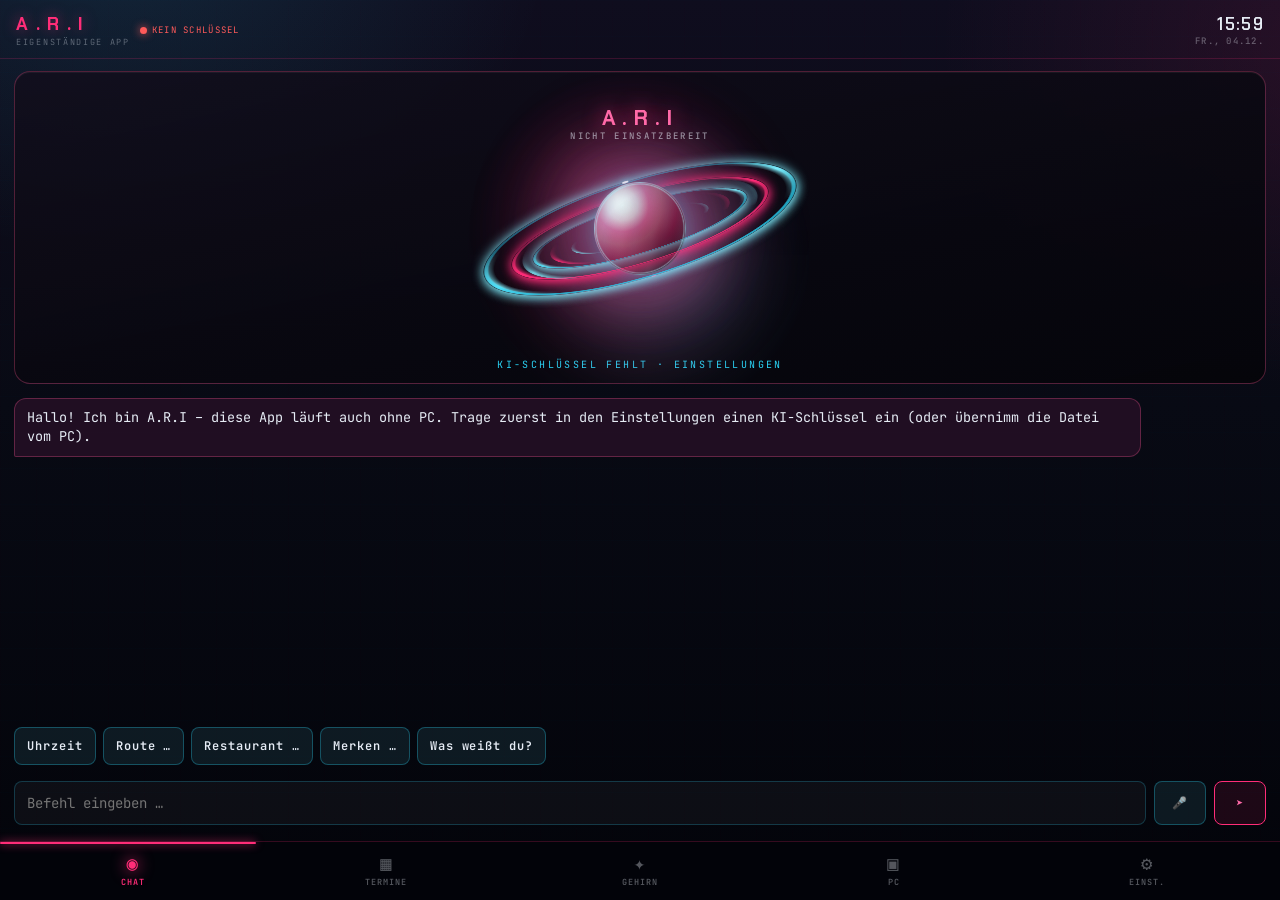
<file: app/index.html>
<!DOCTYPE html>
<html lang="de">
<head>
<meta charset="utf-8">
<title>A.R.I</title>
<meta name="viewport" content="width=device-width, initial-scale=1, viewport-fit=cover, user-scalable=no">
<meta name="theme-color" content="#03040a">
<meta name="apple-mobile-web-app-capable" content="yes">
<meta name="mobile-web-app-capable" content="yes">
<link rel="manifest" href="manifest.webmanifest">
<link rel="icon" type="image/png" sizes="32x32" href="favicon-32.png">
<link rel="apple-touch-icon" href="apple-touch-icon.png">
<link rel="preconnect" href="https://fonts.googleapis.com">
<link rel="preconnect" href="https://fonts.gstatic.com" crossorigin>
<link href="https://fonts.googleapis.com/css2?family=Chakra+Petch:wght@400;500;600;700&family=JetBrains+Mono:wght@400;500;600;700&display=swap" rel="stylesheet">
<style>
:root{
  --pink:#ff2d78;--pink-2:#ff6aa8;--cyan:#29d3f5;--cyan-2:#7ff0ff;
  --bg-0:#03040a;--bg-1:#080a14;--bg-2:#0f0d1e;
  --text:#e6ecf5;--text-dim:rgba(230,236,245,.62);--text-dim2:rgba(230,236,245,.38);
  --success:#39ff9e;--warning:#ffd23d;--danger:#ff5a5a;
  --font-display:'Chakra Petch',sans-serif;--font-mono:'JetBrains Mono',ui-monospace,monospace;
  --cut:12px;
  --panel-bg:linear-gradient(165deg,rgba(20,16,32,.78),rgba(8,9,17,.82));
  --panel-border:color-mix(in srgb,var(--pink) 26%,rgba(255,255,255,.08));
}
*{box-sizing:border-box;margin:0;padding:0;-webkit-tap-highlight-color:transparent}
.newg{display:inline-block;margin-left:8px;padding:1px 7px;border-radius:99px;font:700 9px/1.7 var(--font-mono);letter-spacing:.14em;color:#2a1c00;background:linear-gradient(135deg,#ffe58a,#f5b301 55%,#ffd75e);box-shadow:0 0 8px rgba(255,200,60,.6);vertical-align:middle;text-transform:none;animation:newgPulse 2.2s ease-in-out infinite}
nav button{position:relative}
.newg-nav{position:absolute;top:2px;right:6px;margin:0;pointer-events:none}
@keyframes newgPulse{0%,100%{box-shadow:0 0 6px rgba(255,200,60,.5)}50%{box-shadow:0 0 14px rgba(255,210,80,.95)}}
.pcn-row{display:flex;gap:8px;align-items:center;justify-content:space-between;padding:8px 10px;margin-bottom:6px;border-radius:10px;background:rgba(255,255,255,.05);border:1px solid rgba(255,255,255,.08);font-size:12px}
.pcn-row small{display:block;opacity:.65;margin-top:2px;line-height:1.4}
.pcn-x{cursor:pointer;opacity:.75;padding:2px 8px;border:1px solid rgba(255,90,90,.5);border-radius:8px;color:var(--danger);background:none;font:inherit}
.pcn-in{width:100%;margin:4px 0;padding:9px 10px;border-radius:10px;border:1px solid rgba(255,255,255,.14);background:rgba(0,0,0,.25);color:var(--text);font:inherit}

html,body{height:100%;overflow:hidden}
body{
  background:
    radial-gradient(700px 500px at 10% -5%,color-mix(in srgb,var(--cyan) 12%,transparent),transparent 60%),
    radial-gradient(700px 600px at 105% 5%,color-mix(in srgb,var(--pink) 11%,transparent),transparent 58%),
    linear-gradient(180deg,var(--bg-2),var(--bg-1) 45%,var(--bg-0));
  color:var(--text);font:14px/1.45 var(--font-mono);display:flex;flex-direction:column;
  padding-top:env(safe-area-inset-top);-webkit-font-smoothing:antialiased;
}
body::before{content:'';position:fixed;inset:0;pointer-events:none;opacity:.3;z-index:0;
  background-image:linear-gradient(color-mix(in srgb,var(--cyan) 4%,transparent) 1px,transparent 1px),linear-gradient(90deg,color-mix(in srgb,var(--pink) 3%,transparent) 1px,transparent 1px);
  background-size:36px 36px}
header{position:relative;z-index:2;display:flex;align-items:center;gap:10px;padding:12px 16px 10px;border-bottom:1px solid color-mix(in srgb,var(--pink) 18%,transparent)}
header .logo{font:700 18px var(--font-display);letter-spacing:.42em;color:var(--pink);text-shadow:0 0 14px color-mix(in srgb,var(--pink) 55%,transparent)}
header .sub{font-size:8.5px;letter-spacing:.2em;color:var(--text-dim2)}
#clock{margin-left:auto;text-align:right;font:600 17px var(--font-display);letter-spacing:.08em}
#clock small{display:block;font:500 9px var(--font-mono);letter-spacing:.14em;color:var(--text-dim2)}
#conn{font-size:9px;letter-spacing:.14em;display:flex;align-items:center;gap:5px;color:var(--danger)}
#conn::before{content:'';width:7px;height:7px;border-radius:50%;background:currentColor;box-shadow:0 0 8px currentColor}
#conn.on{color:var(--success)}
main{position:relative;z-index:1;flex:1;min-height:0}
section{position:absolute;inset:0;display:none;flex-direction:column;overflow-y:auto;padding:12px 14px 16px;gap:12px;-webkit-overflow-scrolling:touch}
section.on{display:flex}
.panel{position:relative;flex:none;padding:13px 14px 14px;border:1px solid var(--panel-border);background:var(--panel-bg);
  backdrop-filter:blur(14px);-webkit-backdrop-filter:blur(14px);box-shadow:0 1px 0 rgba(255,255,255,.05) inset;
  clip-path:polygon(0 var(--cut),var(--cut) 0,calc(100% - var(--cut)) 0,100% var(--cut),100% calc(100% - var(--cut)),calc(100% - var(--cut)) 100%,var(--cut) 100%,0 calc(100% - var(--cut)))}
.panel-h{display:flex;align-items:center;gap:8px;padding-bottom:9px;margin-bottom:11px;border-bottom:1px solid color-mix(in srgb,var(--pink) 18%,transparent)}
.panel-h .ico{color:var(--pink);font-size:12px;filter:drop-shadow(0 0 6px color-mix(in srgb,var(--pink) 60%,transparent))}
.panel-h .t{font:700 11.5px var(--font-mono);letter-spacing:.22em;color:var(--pink)}
.panel-h.cy .t,.panel-h.cy .ico{color:var(--cyan);filter:drop-shadow(0 0 6px color-mix(in srgb,var(--cyan) 55%,transparent))}
.panel-h .tag{margin-left:auto;font:500 9px var(--font-mono);letter-spacing:.1em;color:var(--text-dim2)}
.panel-h .tag{white-space:nowrap;flex:none;margin-right:10px}   /* Versions-/Status-Etikett nicht an den Rand klemmen oder abschneiden */
.panel-h .t{min-width:0;overflow:hidden;text-overflow:ellipsis;white-space:nowrap}
.btn{display:inline-flex;align-items:center;justify-content:center;background:color-mix(in srgb,var(--cyan) 6%,rgba(255,255,255,.03));border:1px solid color-mix(in srgb,var(--cyan) 30%,transparent);color:var(--text);
  border-radius:8px;padding:12px 10px;font:600 12px var(--font-mono);letter-spacing:.08em;min-height:44px}
.btn:active{background:color-mix(in srgb,var(--cyan) 22%,transparent)}
.btn.pri{border-color:var(--pink);color:var(--pink-2);background:color-mix(in srgb,var(--pink) 10%,transparent)}
.btn.dng{border-color:color-mix(in srgb,var(--danger) 60%,transparent);color:var(--danger)}
.btn.on{background:color-mix(in srgb,var(--pink) 22%,transparent);border-color:var(--pink);color:#fff}
input[type=text],input:not([type]),input[type=search]{background:rgba(255,255,255,.04);border:1px solid color-mix(in srgb,var(--cyan) 22%,transparent);color:var(--text);border-radius:8px;padding:12px;font:14px var(--font-mono);width:100%;min-height:44px}
input:focus{outline:none;border-color:var(--cyan);box-shadow:0 0 0 3px color-mix(in srgb,var(--cyan) 16%,transparent)}
.row{display:flex;gap:8px}.row>*{flex:1;min-width:0}
.dim{color:var(--text-dim);font-size:12px}.dim2{color:var(--text-dim2);font-size:11px}
/* Pair */
#pair{position:fixed;inset:0;z-index:90;display:none;flex-direction:column;justify-content:center;gap:12px;padding:26px;background:var(--bg-0)}
#pair h2{font:700 30px var(--font-display);letter-spacing:.5em;color:var(--pink)}
#code{font-size:28px;letter-spacing:.4em;text-align:center}
/* Orb */
.orbwrap{display:flex;flex-direction:column;align-items:center;gap:8px;padding:6px 0}
.hero-visual{position:relative; display:flex; flex-direction:column; align-items:center; margin:4px 0}
.hero-glow{
  position:absolute; top:-40px; left:50%; width:360px; height:360px; z-index:0; pointer-events:none;
  transform:translateX(-50%) rotate(0deg) scale(1);
  background:
    radial-gradient(circle at 32% 28%, color-mix(in srgb, var(--pink) 26%, transparent), transparent 55%),
    radial-gradient(circle at 68% 66%, color-mix(in srgb, var(--cyan) 18%, transparent), transparent 55%),
    radial-gradient(circle at 50% 85%, color-mix(in srgb, var(--pink-2) 14%, transparent), transparent 60%);
  filter:blur(34px);
  animation:heroDrift 14s ease-in-out infinite;
}
@keyframes heroDrift{
  0%,100%{transform:translateX(-50%) rotate(0deg) scale(1)}
  50%{transform:translateX(-50%) rotate(10deg) scale(1.1)}
}

@keyframes orbSpin{to{transform:rotate(360deg)}}
@keyframes orbSpinRev{to{transform:rotate(-360deg)}}
@keyframes orbBreathe{0%,100%{opacity:.7; transform:scale(1)}50%{opacity:1; transform:scale(1.05)}}
@keyframes orbRipple{0%{transform:scale(.8); opacity:.5}100%{transform:scale(1.34); opacity:0}}
@keyframes orbBands{to{transform:translateX(-30px)}}
@keyframes orbBar{0%,100%{transform:scaleY(.16)}50%{transform:scaleY(1)}}
@keyframes orbCaret{0%,48%{opacity:1}52%,100%{opacity:0}}
@keyframes orbFloat{0%,100%{transform:translateY(0)}50%{transform:translateY(-6px)}}

.orb{
  position:relative; z-index:1; width:250px; height:250px; margin:8px 0 4px; cursor:pointer; outline:none;
  --glow:.45; --spd:5.5s; --wave:0; --sweep:6s; --sweepOp:.55; --bars:0;
  --r1:9s; --r2:13s; --r3:17s; --r4:21s;
  --am:var(--pink);
  animation:orbFloat 7s ease-in-out infinite;
}
.orb:focus-visible{filter:drop-shadow(0 0 0 2px var(--cyan))}
.orb-glow-pink{position:absolute; inset:-14%; border-radius:50%; pointer-events:none;
  background:radial-gradient(circle, var(--am) 0%, color-mix(in srgb, var(--pink) 20%, transparent) 34%, transparent 64%);
  filter:blur(34px); opacity:var(--glow); animation:orbBreathe var(--spd) ease-in-out infinite;
}
.orb-glow-cyan{position:absolute; inset:-6%; border-radius:50%; pointer-events:none;
  background:radial-gradient(circle, color-mix(in srgb, var(--cyan) 50%, transparent) 0%, transparent 58%);
  filter:blur(26px); opacity:.5;
}
.ring-wrap{position:absolute; inset:var(--i); transform:rotate(-17deg) scaleY(var(--sy))}
.ring-wrap .ring-border{position:absolute; inset:0; border-radius:50%; border:var(--bw,1px) solid var(--bc); box-shadow:0 0 16px var(--sw)}
.ring-wrap .ring-spin{position:absolute; inset:0; animation:orbSpin var(--spin) linear infinite}
.ring-wrap .ring-sweep{position:absolute; inset:0; border-radius:50%; background:conic-gradient(from 0turn, transparent 0 10%, var(--bc2,var(--bc)) 19%, transparent 30%, transparent 60%, var(--bc2,var(--bc)) 70%, transparent 82%);
  -webkit-mask:radial-gradient(circle, transparent 96%, #000 97%); mask:radial-gradient(circle, transparent 96%, #000 97%);
}
/* Weicher Uebergang statt hartem Schnitt an der Stelle, wo der Ring hinter
   dem Planeten "verschwindet": ein reiner clip-path an der 50%-Linie schneidet
   auch den Leucht-Schatten (box-shadow) hart ab, statt ihn ausblenden zu
   lassen — das sah an den Ring-Spitzen wie ein Abschneiden aus. Eine
   Verlaufsmaske laesst Rand+Glow stattdessen ueber ein paar Prozent ausfaden. */
.ring-back{
  -webkit-mask-image:linear-gradient(to bottom, #000 0%, #000 42%, transparent 50%);
  mask-image:linear-gradient(to bottom, #000 0%, #000 42%, transparent 50%);
}
.ring-front{
  -webkit-mask-image:linear-gradient(to bottom, transparent 50%, #000 58%, #000 100%);
  mask-image:linear-gradient(to bottom, transparent 50%, #000 58%, #000 100%);
}
.moon-orbit{position:absolute; inset:-24%; transform:rotate(-17deg) scaleY(.3); pointer-events:none}
.moon-orbit .spin{position:absolute; inset:0; animation:orbSpin var(--r2) linear infinite}
.moon-orbit .spin-rev{position:absolute; inset:0; animation:orbSpinRev var(--r4) linear infinite}
.moon{position:absolute; width:7px; height:7px; margin-left:-3.5px; border-radius:50%}
.moon-a{top:-3px; left:50%; background:#fff; box-shadow:0 0 14px var(--cyan-2)}
.moon-b{bottom:-3px; left:50%; width:5px; height:5px; margin-left:-2.5px; background:var(--pink-2); box-shadow:0 0 12px var(--pink)}
.sphere{position:absolute; inset:29%; border-radius:50%}
.sphere-core{
  background:radial-gradient(circle at 34% 28%, #ffffff 0%, #ffd6ec 9%, var(--am) 40%, #8c1550 70%, #210b22 100%);
  box-shadow:0 0 60px color-mix(in srgb, var(--pink) 55%, transparent), inset -14px -12px 40px rgba(10,4,16,.85), inset 12px 10px 34px color-mix(in srgb, var(--cyan) 32%, transparent);
}
.sphere-bands{overflow:hidden; opacity:.22; -webkit-mask:radial-gradient(circle, #000 96%, transparent 98%); mask:radial-gradient(circle, #000 96%, transparent 98%)}
.sphere-bands div{position:absolute; top:-20%; left:-60%; width:220%; height:140%;
  background:repeating-linear-gradient(96deg, rgba(255,255,255,.6) 0 2px, transparent 2px 13px, color-mix(in srgb, var(--cyan) 55%, transparent) 13px 15px, transparent 15px 30px);
  animation:orbBands 9s linear infinite;
}
.sphere-shade{background:radial-gradient(circle at 72% 74%, rgba(4,2,10,.72), transparent 62%)}
.sphere-rim{border:1px solid color-mix(in srgb, var(--cyan-2) 35%, transparent); box-shadow:0 0 22px color-mix(in srgb, var(--cyan) 35%, transparent)}
.sphere-sweep{
  background:conic-gradient(from 0deg, color-mix(in srgb, var(--cyan-2) 55%, transparent), transparent 22%);
  -webkit-mask:radial-gradient(circle, transparent 86%, #000 92%); mask:radial-gradient(circle, transparent 86%, #000 92%);
  animation:orbSpin var(--sweep) linear infinite; opacity:var(--sweepOp);
}
.orb-wave{position:absolute; inset:24%; border-radius:50%; opacity:var(--wave)}
.orb-wave.a{border:1px solid color-mix(in srgb, var(--cyan-2) 40%, transparent); animation:orbRipple 2.4s ease-out infinite}
.orb-wave.b{border:1px solid color-mix(in srgb, var(--pink) 45%, transparent); animation:orbRipple 2.4s ease-out 1.2s infinite}
.orb-label{position:absolute; left:0; right:0; top:4%; display:flex; flex-direction:column; align-items:center; gap:4px; pointer-events:none}
.orb-label .name{font:700 21px/1 var(--font-display); letter-spacing:.32em; color:var(--pink-2); text-shadow:0 0 20px color-mix(in srgb, var(--pink) 85%, transparent)}
.orb-label .state{font:500 9px/1 var(--font-mono); letter-spacing:.26em; color:var(--text-dim)}
.orb-bars{position:absolute; left:0; right:0; bottom:6%; display:flex; align-items:flex-end; justify-content:center; gap:3px; height:22px; opacity:var(--bars); transition:opacity .25s ease; pointer-events:none}
.orb-bars span{width:2px; height:100%; transform-origin:bottom; background:linear-gradient(180deg, var(--cyan-2), color-mix(in srgb, var(--pink) 70%, transparent)); animation:orbBar ease-in-out infinite}
.orb{width:210px; height:210px; margin:6px 0 4px; will-change:transform}
.orb-glow-pink{filter:blur(40px)}
.orb-glow-cyan{filter:blur(30px); opacity:.42}
/* Ringkante: weicher Verlauf + leichte Weichzeichnung statt harter 1px-Linie */
.ring-wrap .ring-border{
  border-width:0;
  background:
    radial-gradient(closest-side, transparent 96.4%, var(--bc) 97.6%, var(--bc) 99.1%, transparent 99.9%);
  box-shadow:0 0 22px var(--sw);
  filter:blur(.45px);
}
.ring-wrap .ring-sweep{
  filter:blur(1.1px);
  -webkit-mask:radial-gradient(closest-side, transparent 93%, #000 97.5%, #000 99%, transparent 100%);
  mask:radial-gradient(closest-side, transparent 93%, #000 97.5%, #000 99%, transparent 100%);
}
/* Uebergang hinter/vor dem Planeten: winkelbasierter Fade (conic) im
   unverzerrten lokalen Koordinatensystem des Rings. Ein horizontaler
   Linear-Fade schneidet genau an den Ringspitzen hart ab, weil dort die
   Ellipse fast senkrecht laeuft — angular geblendet laufen die Spitzen
   dagegen ueber ~40 Grad weich aus. */
/* Der sichtbare "Schnitt" an den Ringspitzen kam vom Maskenpaar: hintere
   und vordere Ringhaelfte waren am Uebergang BEIDE halbtransparent, in
   Summe also nie voll deckend -> die Ringe liefen dort aus.
   Loesung: die hintere Haelfte bleibt eine komplette, voll deckende
   Ellipse (der Planet liegt darueber und verdeckt sie ohnehin), und nur
   die vordere Haelfte wird weich eingeblendet. Die Blende liegt vor der
   Planetenkugel, wo darunter volle Deckung herrscht — daher nirgends ein
   Helligkeitseinbruch, aber ein sauberer Tiefeneindruck. */
.ring-back{
  -webkit-mask-image:none;
  mask-image:none;
}
/* Ringspitzen: der Uebergang laeuft jetzt sehr lang, damit die Enden
   nicht stumpf abbrechen, und die Sweep-Lichter werden weicher
   ausgeblendet. */
.ring-front{
  -webkit-mask-image:linear-gradient(to bottom, transparent 26%, rgba(0,0,0,.12) 38%, rgba(0,0,0,.4) 48%, rgba(0,0,0,.78) 58%, #000 70%, #000 100%);
  mask-image:linear-gradient(to bottom, transparent 26%, rgba(0,0,0,.12) 38%, rgba(0,0,0,.4) 48%, rgba(0,0,0,.78) 58%, #000 70%, #000 100%);
}
/* Planet: mehr Verlaufsstufen fuer einen weichen, runden Koerper —
   heller Streiflichtkern, langer Mittelton, tiefer Terminator, und ein
   kuehler Rand-Reflex, damit die Kugel nicht flach wirkt. */
.sphere-core{
  background:
    radial-gradient(circle at 31% 25%, #ffffff 0%, #fff0f6 6%, #ffd3e4 12%, var(--pink-2) 22%, #ff6f9c 34%, var(--am) 50%, #b8285f 64%, #7a1a4c 76%, #3d1233 88%, #160a1d 100%),
    radial-gradient(circle at 76% 80%, rgba(89,220,240,.16) 0%, transparent 42%);
  box-shadow:
    0 0 90px -8px rgba(255,77,133,.45),
    inset -22px -20px 62px rgba(8,4,14,.88),
    inset 16px 14px 50px rgba(89,220,240,.24),
    inset 0 0 40px rgba(255,163,194,.12);
}
.sphere-core::after{
  content:''; position:absolute; inset:0; border-radius:50%; pointer-events:none;
  background:
    radial-gradient(circle at 26% 20%, rgba(255,255,255,.5) 0%, rgba(255,255,255,.14) 16%, transparent 38%),
    radial-gradient(circle at 62% 92%, rgba(169,242,255,.2) 0%, transparent 34%);
  mix-blend-mode:screen; filter:blur(2px);
}
/* Baender: weiche, breite Schlieren statt 2px-Streifenraster */
.sphere-bands{opacity:.3; -webkit-mask:radial-gradient(closest-side, #000 90%, transparent 99%); mask:radial-gradient(closest-side, #000 90%, transparent 99%)}
.sphere-bands div{
  background:
    repeating-linear-gradient(96deg,
      rgba(255,255,255,0) 0 6px,
      rgba(255,255,255,.28) 14px 20px,
      rgba(255,255,255,0) 28px 40px,
      rgba(169,242,255,.22) 50px 58px,
      rgba(255,255,255,0) 68px 82px);
  filter:blur(3.5px);
}
.sphere-rim{
  border:0; box-shadow:none;
  background:radial-gradient(closest-side, transparent 95%, rgba(169,242,255,.45) 98%, transparent 100%);
  filter:blur(.6px);
}
.sphere-sweep{
  filter:blur(1.6px);
  -webkit-mask:radial-gradient(closest-side, transparent 82%, #000 90%, #000 97%, transparent 100%);
  mask:radial-gradient(closest-side, transparent 82%, #000 90%, #000 97%, transparent 100%);
}
.sphere-shade{background:radial-gradient(circle at 74% 76%, rgba(4,2,10,.7), transparent 66%)}
.orb-wave.a, .orb-wave.b{filter:blur(.5px)}
.moon-a{box-shadow:0 0 18px var(--cyan-2)}
.orb-label .name{font-weight:600; letter-spacing:.3em; color:#fff; text-shadow:0 0 26px rgba(255,77,133,.85)}
.orb-label .state{color:var(--text-dim); letter-spacing:.24em}
.hero-glow{opacity:.4; filter:blur(38px)}
.orb{width:min(220px,58vw)!important;height:auto!important;aspect-ratio:1/1;margin:14px auto 8px!important}
.hero-visual{overflow:visible;width:100%}
.orb-label{top:-5%!important}
.orb.busy{--wave:1;--glow:.85;--spd:2s;--sweep:2.5s;--sweepOp:.9;--r1:4s;--r2:6s;--r3:8s;--r4:9s}
.panel.orbpanel{backdrop-filter:none;-webkit-backdrop-filter:none;clip-path:none;overflow:hidden;border-radius:16px;padding:22px 14px 14px;background:linear-gradient(168deg,rgba(18,14,28,.85) 0%,rgba(9,8,16,.92) 58%,rgba(5,5,10,.96) 100%)}
/* ===== AUFKLAPPBARE ABSCHNITTE (wie am PC) ===== */
.set-section{border:1px solid color-mix(in srgb,var(--cyan) 22%,transparent);margin-bottom:12px;border-radius:10px;background:rgba(255,255,255,.015)}
.set-section>summary{cursor:pointer;list-style:none;padding:12px 14px;font:700 11px var(--font-mono);letter-spacing:.12em;color:var(--text);display:flex;align-items:center}
.set-section>summary::-webkit-details-marker{display:none}
.set-section>summary::after{content:'+';margin-left:auto;color:var(--cyan);font-size:15px;line-height:1}
.set-section[open]>summary{color:var(--pink);border-bottom:1px solid color-mix(in srgb,var(--pink) 20%,transparent)}
.set-section[open]>summary::after{content:'−';color:var(--pink)}
.set-section-body{padding:12px 14px 14px}
#setSearchWrap{padding:0;margin:0 0 10px;background:none;border:0}
#setSearch{width:100%;padding:10px 12px 10px 34px;border-radius:10px;border:1px solid color-mix(in srgb,var(--cyan) 28%,transparent);background:rgba(255,255,255,.04) url("data:image/svg+xml;utf8,<svg xmlns='http://www.w3.org/2000/svg' viewBox='0 0 24 24' fill='none' stroke='%2329d3f5' stroke-width='2' stroke-linecap='round'><circle cx='11' cy='11' r='7'/><path d='m20 20-3.5-3.5'/></svg>") no-repeat 10px center/16px;color:var(--text);font:13px var(--font-mono)}
#setSearch:focus{outline:none;border-color:var(--cyan)}
.set-group{margin:14px 0 6px}
.set-group-h{display:flex;align-items:center;gap:10px;margin:0 2px 8px;font:700 10.5px/1 var(--font-mono);letter-spacing:.18em;color:var(--cyan);opacity:.85}
.set-group-h::after{content:'';flex:1;height:1px;background:linear-gradient(90deg,color-mix(in srgb,var(--cyan) 40%,transparent),transparent)}
.set-group-d{margin:-2px 2px 9px;font-size:11.5px;opacity:.5}
.set-group.empty{display:none}
.set-section.set-hide{display:none}
#setXhits{display:flex;flex-direction:column;gap:8px;margin-bottom:10px}
#setXhits .xhit{display:flex;align-items:center;justify-content:space-between;width:100%;text-align:left;gap:10px}
#setXhits .xhit small{opacity:.6;font-size:10px;letter-spacing:.06em;white-space:nowrap}
.set-fhide{display:none !important}
.set-section-body .panel{border:none;background:none;padding:0;margin-bottom:14px}
.set-section-body .panel:last-child{margin-bottom:0}
/* ===== TERMINE / BENACHRICHTIGUNGEN (identisch zum PC-Hub) ===== */
.notif-list,.termin-list{list-style:none;display:flex;flex-direction:column;gap:0;overflow-y:auto;padding-top:10px}
.termin-item{--cc:var(--cal-color,var(--cyan));position:relative;display:flex;align-items:center;gap:12px;padding:14px 14px 10px 14px;margin-bottom:14px;margin-top:5px;border-radius:14px;overflow:visible;
  border:1px solid color-mix(in srgb,var(--cc) 26%,transparent);
  background:linear-gradient(120deg,color-mix(in srgb,var(--cc) 15%,transparent),color-mix(in srgb,var(--cc) 3%,transparent) 70%);background-size:220% 220%;
  box-shadow:inset 3px 0 0 var(--cc),0 10px 24px -18px color-mix(in srgb,var(--cc) 80%,transparent);
  animation:terminIn .5s ease both,terminGlow 4.5s ease-in-out .6s infinite,bgDrift 15s ease-in-out infinite}
@keyframes terminIn{from{opacity:0;transform:translateY(8px)}to{opacity:1;transform:none}}
@keyframes bgDrift{0%,100%{background-position:12% 22%}50%{background-position:88% 62%}}
@keyframes terminGlow{0%,100%{box-shadow:inset 3px 0 0 var(--cc),0 10px 24px -18px color-mix(in srgb,var(--cc) 80%,transparent)}50%{box-shadow:inset 3px 0 0 var(--cc),0 10px 26px -15px color-mix(in srgb,var(--cc) 55%,transparent)}}
.termin-item::after{content:'';position:absolute;left:0;top:0;width:90px;height:90px;border-radius:14px 0 60px 0;overflow:hidden;background:radial-gradient(circle at 0% 0%,color-mix(in srgb,var(--cc) 28%,transparent),transparent 70%);pointer-events:none}
.termin-item .t-date{flex:none;width:44px;height:48px;border-radius:11px;display:flex;flex-direction:column;align-items:center;justify-content:center;gap:2px;border:1px solid color-mix(in srgb,var(--cc) 40%,transparent);background:color-mix(in srgb,var(--cc) 14%,rgba(8,7,14,.6))}
.termin-item .t-date b{font:700 17px/1 var(--font-display);color:var(--cc)}
.termin-item .t-date span{font:600 8px/1 var(--font-mono);letter-spacing:.16em;color:var(--text-dim)}
.termin-item .t-body{flex:1;min-width:0}
.termin-item .ttitle{font-size:12.5px;font-weight:700;letter-spacing:.02em;white-space:nowrap;overflow:hidden;text-overflow:ellipsis}
.termin-item .when{display:flex;flex-wrap:wrap;align-items:center;gap:6px;margin-top:5px;min-width:0}
.termin-item .chip{display:inline-flex;align-items:center;gap:5px;max-width:100%;min-width:0;padding:3px 9px;border-radius:999px;font:600 9px/1 var(--font-mono);letter-spacing:.08em;color:var(--cc);background:color-mix(in srgb,var(--cc) 14%,transparent);border:1px solid color-mix(in srgb,var(--cc) 30%,transparent);white-space:nowrap}
.termin-item .chip .txt{min-width:0;overflow:hidden;text-overflow:ellipsis}
.termin-item .chip .dot{width:5px;height:5px;border-radius:50%;background:var(--cc);box-shadow:0 0 6px var(--cc);animation:chipDot 2.6s ease-in-out infinite}
@keyframes chipDot{0%,100%{opacity:.55;transform:scale(1)}50%{opacity:1;transform:scale(1.35)}}
.termin-item .tsub{margin-top:5px;font-size:9.5px;color:var(--text-dim);white-space:nowrap;overflow:hidden;text-overflow:ellipsis}
.termin-item .t-rel{position:absolute;top:-9px;right:16px;z-index:3;font:700 8.5px/1 var(--font-mono);letter-spacing:.1em;text-transform:uppercase;white-space:nowrap;padding:4px 10px;border-radius:999px;color:var(--cc);
  background:color-mix(in srgb,#0a0712 78%,var(--cc) 22%);border:1px solid color-mix(in srgb,var(--cc) 45%,transparent);box-shadow:0 4px 12px -4px color-mix(in srgb,var(--cc) 55%,transparent),0 0 0 3px #0a0712}
.termin-item .t-rel.soon{color:#04121a;background:var(--cc);border-color:var(--cc);animation:relPulse 1.6s ease-in-out infinite}
.termin-item .t-rel.today{color:#04121a;background:var(--cc);border-color:var(--cc);animation:terminBlink 1.8s ease-in-out infinite}
@keyframes relPulse{0%,100%{transform:scale(1)}50%{transform:scale(1.07)}}
@keyframes terminBlink{0%,100%{box-shadow:0 0 0 0 color-mix(in srgb,var(--cc) 60%,transparent)}50%{box-shadow:0 0 0 6px transparent}}
.termin-item.notif-card{background:linear-gradient(240deg,color-mix(in srgb,var(--cc) 15%,transparent),color-mix(in srgb,var(--cc) 3%,transparent) 70%);
  box-shadow:inset -3px 0 0 var(--cc),0 10px 24px -18px color-mix(in srgb,var(--cc) 80%,transparent);padding:10px 14px 10px 12px;border-radius:6px 16px 16px 6px}
.termin-item.notif-card::after{right:auto;left:0;top:auto;bottom:0;border-radius:60px 0 14px 0;background:radial-gradient(circle at 0% 100%,color-mix(in srgb,var(--cc) 28%,transparent),transparent 70%)}
.termin-item.notif-card .t-date{width:44px;height:44px;border-radius:50%}
.termin-item.notif-card .t-date b{font-size:17px}
.termin-item.notif-card .t-date span{font-size:7px;letter-spacing:.2em}
.termin-empty{margin-top:6px;padding:14px 10px;text-align:center;font-size:10px;letter-spacing:.04em;color:var(--text-dim2);border:1px dashed rgba(255,255,255,.09);border-radius:6px}

/* ===== GEHIRN 3D ===== */
.modal-overlay{position:fixed;inset:0;background:rgba(2,2,6,.78);backdrop-filter:blur(6px);display:none;align-items:center;justify-content:center;z-index:9000;padding:14px}
.modal-overlay.open{display:flex}
.modal.brain-modal{width:100%;height:88vh;max-width:none;background:var(--panel-bg,#0b0912);border:1px solid var(--panel-border,rgba(255,255,255,.08));border-radius:16px;padding:12px;display:flex;flex-direction:column}
.brain-modal .modal-h{display:flex;align-items:center;gap:8px;margin-bottom:8px;font:700 12px var(--font-display);letter-spacing:.14em;color:var(--pink)}
.brain-modal .modal-close{margin-left:auto;background:none;border:none;color:var(--text-dim);font-size:18px;cursor:pointer;padding:4px 8px}
.brain-stage{position:relative;flex:1 1 auto;min-height:0;border:1px solid var(--panel-border,rgba(255,255,255,.08));border-radius:12px;overflow:hidden;background:radial-gradient(ellipse at 50% 45%,rgba(255,45,120,.10),transparent 60%),radial-gradient(ellipse at 50% 100%,rgba(41,211,245,.08),transparent 55%),#050409}
.brain-stage canvas{position:absolute;inset:0;width:100%;height:100%;touch-action:none}
.brain-hint{position:absolute;left:10px;bottom:8px;font:500 9px/1.4 var(--font-mono);letter-spacing:.06em;color:var(--text-dim2);pointer-events:none}
.brain-stats{position:absolute;right:10px;top:8px;font:600 9px/1.5 var(--font-mono);letter-spacing:.1em;color:var(--cyan);text-align:right;pointer-events:none}
.brain-info{position:absolute;left:10px;top:8px;max-width:min(320px,64%);padding:9px 11px;border:1px solid var(--panel-border,rgba(255,255,255,.08));border-radius:10px;background:rgba(8,9,17,.9);display:none}
.brain-info.show{display:block}
.brain-info .bi-cat{font:700 9px/1 var(--font-display);letter-spacing:.14em;color:var(--pink);margin-bottom:5px}
.brain-info .bi-text{font:500 12px/1.4 var(--font-mono);color:var(--text);max-height:min(30vh,240px);overflow-y:auto}
.brain-info .bi-item{padding:4px 0;cursor:pointer;border-bottom:1px solid rgba(255,255,255,.06)}
.brain-info .bi-meta{font:500 9px/1 var(--font-mono);color:var(--text-dim2);margin-top:7px}
.brain-info .btn{margin-top:7px;padding:5px 9px;font-size:10px;width:auto}
.orbwrap .orb{--glow:.9;--sweepOp:.85}
.orbwrap .sphere-core{background:radial-gradient(circle at 31% 25%,#fff 0%,#fff0f6 8%,#ffd3e4 16%,var(--pink-2) 28%,#ff6f9c 42%,var(--am) 58%,#d63a76 72%,#8a2358 86%,#3b1233 100%),radial-gradient(circle at 76% 80%,rgba(89,220,240,.2) 0%,transparent 42%);box-shadow:0 0 90px -4px color-mix(in srgb,var(--pink) 65%,transparent),inset -16px -14px 44px rgba(8,4,14,.6),inset 14px 12px 40px rgba(89,220,240,.28)}
.orbwrap .sphere-shade{background:radial-gradient(circle at 74% 76%,rgba(4,2,10,.45),transparent 66%)}
.orbwrap .orb-glow-cyan{opacity:.75}
#orbState{font-size:10px;letter-spacing:.24em;color:var(--cyan)}
/* Gauges */
.gauges{display:grid;grid-template-columns:1fr 1fr;gap:10px}
.gauge{position:relative;display:flex;flex-direction:column;align-items:center;gap:2px}
.gauge svg{width:104px;height:104px;transform:rotate(-90deg);overflow:visible}
.gauge .bg{fill:none;stroke:rgba(255,255,255,.07);stroke-width:8}
.gauge .fg{fill:none;stroke-width:8;stroke-linecap:round;transition:stroke-dashoffset .8s ease,stroke .4s;filter:drop-shadow(0 0 5px currentColor)}
.gauge .v{position:absolute;top:34px;left:0;right:0;text-align:center;font:700 20px var(--font-display)}
.gauge .l{font:600 10px var(--font-mono);letter-spacing:.2em;color:var(--text-dim)}
.gauge .s{font-size:10px;color:var(--text-dim2)}
canvas.spark{width:100%;height:54px;display:block}
.kv{display:flex;justify-content:space-between;gap:8px;padding:5px 0;border-bottom:1px solid rgba(255,255,255,.05);font-size:12.5px}
.kv:last-child{border:0}.kv span:last-child{color:var(--cyan-2);text-align:right}
.proc{display:grid;grid-template-columns:1fr 46px 62px;gap:6px;padding:5px 0;border-bottom:1px solid rgba(255,255,255,.05);font-size:12px}
.proc:last-child{border:0}.proc span:nth-child(n+2){text-align:right;color:var(--text-dim)}
.pill{display:inline-block;padding:3px 8px;border:1px solid color-mix(in srgb,var(--success) 50%,transparent);color:var(--success);font-size:10px;letter-spacing:.14em;border-radius:20px}
/* Chat */
#log{flex:1;min-height:180px;overflow-y:auto;display:flex;flex-direction:column;gap:9px;padding:2px 0}
.m{max-width:90%;padding:9px 12px;white-space:pre-wrap;word-wrap:break-word;border:1px solid var(--panel-border);font-size:13.5px}
.m{user-select:text;-webkit-user-select:text}
.m.u{align-self:flex-end;background:color-mix(in srgb,var(--cyan) 12%,transparent);border-color:color-mix(in srgb,var(--cyan) 35%,transparent);border-radius:12px 12px 2px 12px}
.m.a{align-self:flex-start;background:color-mix(in srgb,var(--pink) 8%,rgba(15,13,30,.8));border-radius:12px 12px 12px 2px}
.m .tools{margin-top:6px;font-size:9.5px;letter-spacing:.1em;color:var(--cyan)}
.m a.lk{display:block;margin-top:8px;padding:10px 12px;border:1px solid var(--cyan);border-radius:8px;color:var(--cyan-2);text-decoration:none;font-weight:600}
.chips{display:flex;gap:7px;overflow-x:auto;padding:2px 0 4px;flex:none}
.chips .btn{white-space:nowrap;flex:none;min-height:38px;padding:8px 12px}
/* Termine */
.day{font:700 10.5px var(--font-mono);letter-spacing:.2em;color:var(--cyan);margin:10px 0 6px}
.ev{display:flex;gap:10px;align-items:stretch;padding:7px 0}
.ev .bar{width:4px;border-radius:2px;flex:none}
.ev .ti{font-weight:600}.ev .tm{font-size:11.5px;color:var(--text-dim)}
.mail{padding:7px 0;border-bottom:1px solid rgba(255,255,255,.05)}.mail:last-child{border:0}
.mail b{color:var(--pink-2);font-weight:600}
/* Gehirn */
.cat{display:inline-block;padding:6px 10px;margin:0 6px 6px 0;border:1px solid rgba(255,255,255,.14);border-radius:20px;font-size:11px;background:none;color:var(--text-dim);font-family:var(--font-mono)}
.cat.on{border-color:var(--pink);color:#fff;background:color-mix(in srgb,var(--pink) 20%,transparent)}
.mem{padding:8px 0;border-bottom:1px solid rgba(255,255,255,.05);font-size:13px}.mem small{display:block;color:var(--cyan);font-size:9.5px;letter-spacing:.14em;margin-bottom:2px}
/* PC screen */
#screenBox{position:relative;background:#000;border:1px solid var(--panel-border);overflow:hidden;min-height:120px}
#screenImg{display:block;width:100%;height:auto;user-select:none;-webkit-user-drag:none;-webkit-touch-callout:none}
.dot{position:absolute;width:30px;height:30px;margin:-15px 0 0 -15px;border:2px solid var(--pink);border-radius:50%;pointer-events:none;opacity:0;transition:opacity .5s}
#fs{position:fixed;inset:0;z-index:60;background:#000;display:none}
#fs img{position:absolute;inset:0;width:100%;height:100%;object-fit:contain;user-select:none;-webkit-touch-callout:none}
#fsBar{position:absolute;left:50%;transform:translateX(-50%);bottom:calc(10px + env(safe-area-inset-bottom));display:flex;gap:6px;padding:6px;background:rgba(3,4,10,.72);border:1px solid var(--panel-border);border-radius:12px;backdrop-filter:blur(10px)}
#fsBar .btn{min-height:40px;min-width:44px;padding:6px 10px}
#fsType{position:absolute;left:10px;right:10px;top:calc(10px + env(safe-area-inset-top));display:none;gap:6px}
/* Settings */
.set{display:flex;flex-direction:column;gap:8px;margin-bottom:12px}.set>label{font-size:10px;letter-spacing:.18em;color:var(--text-dim)}
.seg{display:flex;gap:6px;flex-wrap:wrap}.seg .btn{min-width:calc(25% - 6px)}.seg .btn{flex:1;padding:10px 4px}
.media{display:flex;gap:14px;align-items:center}
.media-cover{flex:none;width:96px;height:96px;position:relative;border-radius:10px;overflow:hidden;display:flex;align-items:center;justify-content:center;
  background:linear-gradient(135deg,color-mix(in srgb,var(--pink) 30%,#10101c),color-mix(in srgb,var(--cyan) 22%,#10101c));
  border:1px solid color-mix(in srgb,var(--cyan) 35%,transparent);box-shadow:0 0 22px color-mix(in srgb,var(--pink) 30%,transparent);font-size:32px;color:var(--text-dim)}
.media-cover img{position:absolute;inset:0;width:100%;height:100%;object-fit:cover}
.media-info{flex:1;min-width:0}
.media-title{font:700 15px/1.25 var(--font-display);white-space:nowrap;overflow:hidden;text-overflow:ellipsis}
.media-artist{font:500 11.5px/1.3 var(--font-mono);color:var(--text-dim);margin:2px 0 12px;white-space:nowrap;overflow:hidden;text-overflow:ellipsis}
.media-bar{height:10px;border-radius:5px;background:rgba(255,255,255,.09);position:relative;touch-action:none}
.media-fill{height:100%;width:0;border-radius:5px;background:linear-gradient(90deg,var(--pink),var(--cyan));box-shadow:0 0 10px color-mix(in srgb,var(--pink) 60%,transparent)}
.media-times{display:flex;justify-content:space-between;font:500 10px var(--font-mono);color:var(--text-dim2);margin-top:4px}
.tg{display:flex;align-items:center;gap:10px;padding:8px 0;border-bottom:1px solid rgba(255,255,255,.05);font-size:13px}.tg:last-child{border:0}
.tg input{width:22px;height:22px;accent-color:var(--pink);flex:none}
input[type=range]{width:100%;accent-color:var(--pink);min-height:30px}
input[type=color]{width:100%;height:44px;padding:2px;border-radius:8px;background:none;border:1px solid var(--panel-border)}
select{width:100%;min-height:44px;background:rgba(255,255,255,.04);border:1px solid color-mix(in srgb,var(--cyan) 22%,transparent);color:var(--text);border-radius:8px;padding:10px;font:14px var(--font-mono)}
/* Dock */
nav{position:relative;z-index:3;display:flex;justify-content:space-around;padding:6px 6px calc(6px + env(safe-area-inset-bottom));border-top:1px solid color-mix(in srgb,var(--pink) 20%,transparent);background:rgba(3,4,10,.86);backdrop-filter:blur(14px)}
nav button{flex:1;display:flex;flex-direction:column;align-items:center;gap:3px;background:none;border:0;color:var(--text-dim2);font:600 8.5px var(--font-mono);letter-spacing:.12em;padding:6px 0}
nav button b{font-size:19px;line-height:1;font-weight:400}
nav button.on{color:var(--pink)}nav button.on b{filter:drop-shadow(0 0 8px var(--pink))}
#navInd{position:absolute;top:0;left:0;height:2px;width:20%;background:var(--pink);border-radius:2px;pointer-events:none;box-shadow:0 0 8px var(--pink);transition:transform .28s cubic-bezier(.2,.7,.3,1)}
main{touch-action:pan-y}
.termin-item.notif-card{cursor:pointer}
.notif-dismiss{flex:none;display:flex;align-items:center;justify-content:center;width:34px;height:34px;padding:0;border-radius:50%;border:1px solid rgba(255,255,255,.12);background:rgba(255,255,255,.04);color:var(--text-dim2,#7d7a92);cursor:pointer;-webkit-tap-highlight-color:transparent;transition:color .15s ease,border-color .15s ease,background .15s ease}
.notif-dismiss:active,.notif-dismiss:hover{color:var(--pink,#ff2d78);border-color:color-mix(in srgb,var(--pink,#ff2d78) 55%,transparent);background:color-mix(in srgb,var(--pink,#ff2d78) 12%,transparent)}
.notif-dismiss svg{display:block}

/* ===== Planet: gleiche Optik wie im PC-Hub (Ringkanten rund, Leuchten nicht abgeschnitten) ===== */
.hero-glow{-webkit-mask-image:radial-gradient(closest-side, #000 35%, transparent 100%); mask-image:radial-gradient(closest-side, #000 35%, transparent 100%); opacity:.8; filter:blur(10px)}
.orb-glow-pink{filter:blur(40px)}
.orb-glow-cyan{filter:blur(30px); opacity:.42}
.ring-wrap .ring-border{border-width:0; background:radial-gradient(closest-side, transparent 96.4%, var(--bc) 97.6%, var(--bc) 99.1%, transparent 99.9%); box-shadow:0 0 22px var(--sw); filter:none}
.ring-wrap .ring-sweep{filter:none; -webkit-mask:radial-gradient(closest-side, transparent 93%, #000 97.5%, #000 99%, transparent 100%); mask:radial-gradient(closest-side, transparent 93%, #000 97.5%, #000 99%, transparent 100%)}
.ring-back{-webkit-mask-image:none; mask-image:none}
.ring-front{inset:calc(var(--i) - 40px); padding:40px; box-sizing:border-box; -webkit-mask-image:linear-gradient(to bottom, transparent 29.8%, rgba(0,0,0,.12) 40%, rgba(0,0,0,.4) 48.4%, rgba(0,0,0,.78) 56.8%, #000 66.8%, #000 100%); mask-image:linear-gradient(to bottom, transparent 29.8%, rgba(0,0,0,.12) 40%, rgba(0,0,0,.4) 48.4%, rgba(0,0,0,.78) 56.8%, #000 66.8%, #000 100%)}
.ring-front .ring-border, .ring-front .ring-spin, .ring-front .ring-sweep{inset:40px}
.orb{will-change:auto}
.orb-wave.a, .orb-wave.b, .sphere-sweep, .ring-sweep, .hero-glow{transition:opacity .8s var(--ease)}


/* Synchronisation: drehendes Zeichen */
.syncspin{display:none;width:11px;height:11px;border:2px solid color-mix(in srgb,var(--cyan) 30%,transparent);border-top-color:var(--cyan);border-radius:50%;animation:orbSpin .8s linear infinite;flex:none}
body.syncing .syncspin{display:inline-block}
</style>
<link rel="stylesheet" href="pc-sim.css">
<link rel="stylesheet" href="pc-sim-panels.css">
</head>
<body>
<header>
  <div><div class="logo">A.R.I</div><div class="sub">EIGENSTÄNDIGE APP</div></div>
  <div id="conn" class="on"><span class="syncspin" title="Synchronisiert mit dem PC …"></span><span id="connTxt">BEREIT</span></div>
  <div id="clock">--:--<small>--</small></div>
</header>

<main>
  <!-- CHAT -->
  <section id="t-chat" class="on">
    <div class="panel" id="updBanner" style="display:none;flex:none"><div class="panel-h"><span class="ico">⟳</span><span class="t">UPDATE VERFÜGBAR</span><span class="tag" id="updBannerVer"></span></div>
      <div class="dim" id="updBannerText"></div>
      <div class="row" style="margin-top:10px"><button class="btn pri" id="updBannerGo">JETZT AKTUALISIEREN</button><button class="btn" id="updBannerLater" style="flex:0 0 90px">SPÄTER</button></div>
    </div>
    <div class="panel orbpanel" style="padding-bottom:4px"><div class="orbwrap">
        <div class="hero-visual">
          <div class="hero-glow"></div>
          <div class="orb" id="orb" tabindex="0" role="button" aria-label="Mit A.R.I sprechen">
            <div class="orb-glow-pink"></div>
            <div class="orb-glow-cyan"></div>

            <!-- Ringe: hintere Haelfte (verlaeuft hinter dem Planeten) -->
            <div class="ring-wrap ring-back" style="--i:-24%; --sy:.3; --spin:var(--r1); --bc:color-mix(in srgb, var(--cyan) 42%, transparent); --sw:var(--cyan-2); --bc2:var(--cyan-2); --bw:1.6px">
              <div class="ring-border"></div>
              <div class="ring-spin"><div class="ring-sweep"></div></div>
            </div>
            <div class="ring-wrap ring-back" style="--i:-11%; --sy:.26; --spin:var(--r2); --bc:color-mix(in srgb, var(--pink) 45%, transparent); --sw:var(--am); --bc2:var(--am); --bw:1.4px">
              <div class="ring-border"></div>
              <div class="ring-spin"><div class="ring-sweep"></div></div>
            </div>
            <div class="ring-wrap ring-back" style="--i:-1%; --sy:.22; --spin:var(--r3); --bc:color-mix(in srgb, var(--cyan) 30%, transparent); --sw:color-mix(in srgb, var(--cyan-2) 90%, transparent); --bc2:color-mix(in srgb, var(--cyan-2) 90%, transparent); --bw:1px">
              <div class="ring-border"></div>
              <div class="ring-spin"><div class="ring-sweep"></div></div>
            </div>

            <!-- Monde -->
            <div class="moon-orbit">
              <div class="spin"><span class="moon moon-a"></span></div>
              <div class="spin-rev"><span class="moon moon-b"></span></div>
            </div>

            <!-- Planet -->
            <div class="sphere sphere-core"></div>
            <div class="sphere sphere-bands"><div></div></div>
            <div class="sphere sphere-shade"></div>
            <div class="sphere sphere-rim"></div>
            <div class="sphere sphere-sweep"></div>

            <!-- Ringe: vordere Haelfte (verlaeuft vor dem Planeten) -->
            <div class="ring-wrap ring-front" style="--i:-1%; --sy:.22; --spin:var(--r3); --bc:color-mix(in srgb, var(--cyan) 50%, transparent); --sw:color-mix(in srgb, var(--cyan-2) 90%, transparent); --bc2:color-mix(in srgb, var(--cyan-2) 90%, transparent); --bw:1px">
              <div class="ring-border"></div>
              <div class="ring-spin"><div class="ring-sweep"></div></div>
            </div>
            <div class="ring-wrap ring-front" style="--i:-11%; --sy:.26; --spin:var(--r2); --bc:color-mix(in srgb, var(--pink) 70%, transparent); --sw:var(--am); --bc2:var(--am); --bw:1.6px">
              <div class="ring-border"></div>
              <div class="ring-spin"><div class="ring-sweep"></div></div>
            </div>
            <div class="ring-wrap ring-front" style="--i:-24%; --sy:.3; --spin:var(--r1); --bc:color-mix(in srgb, var(--cyan) 60%, transparent); --sw:var(--cyan-2); --bc2:var(--cyan-2); --bw:1.8px">
              <div class="ring-border"></div>
              <div class="ring-spin"><div class="ring-sweep"></div></div>
            </div>

            <div class="orb-wave a"></div>
            <div class="orb-wave b"></div>

            <div class="orb-label">
              <span class="name">A.R.I</span>
              <span class="state" id="heroSub">SYSTEM ONLINE</span>
            </div>
            <div class="orb-bars"></div>
          </div>
        </div>
      <div id="orbState">BEREIT · TIPPEN ZUM SPRECHEN</div>
    </div></div>
    <div id="log"></div>
    <div class="chips">
      <button class="btn" data-q="Wie spät ist es?">Uhrzeit</button>
      <button class="btn" data-q="Plane eine Route nach ">Route …</button>
      <button class="btn" data-q="Reserviere mir einen Tisch für 2 Personen um 19 Uhr in ">Restaurant …</button>
      <button class="btn" data-q="Merk dir, dass ">Merken …</button>
      <button class="btn" data-q="Was weißt du über mich?">Was weißt du?</button>
    </div>
    <div class="row" style="flex:none">
      <input id="msg" placeholder="Befehl eingeben …" enterkeyhint="send" style="flex:1 1 auto">
      <button class="btn" id="mic" style="flex:0 0 52px">🎤</button>
      <button class="btn pri" id="send" style="flex:0 0 52px">➤</button>
    </div>
  </section>

  <!-- GEHIRN -->
  <section id="t-brain">
    <div class="panel"><div class="panel-h"><span class="ico">✦</span><span class="t">GEHIRN · SPEICHER</span><span class="tag" id="brTag">–</span></div>
      <button class="btn pri" id="brain3dBtn" style="width:100%;margin-bottom:10px">✦ 3D-ANSICHT ÖFFNEN</button>
      <input type="search" id="brSearch" placeholder="Suchen …" style="margin-bottom:10px">
      <div class="row" style="margin-bottom:10px"><input id="brNew" placeholder="Neue Erinnerung …"><button class="btn pri" id="brAdd" style="flex:0 0 70px">+</button></div>
      <div style="margin:4px 0 12px"><div class="dim2" style="margin-bottom:6px;letter-spacing:.12em">MEINE STREAMING-DIENSTE · A.R.I sucht Filme und Serien zuerst dort</div><div id="brStream" style="display:flex;flex-wrap:wrap;gap:6px"></div></div>
      <div id="brCats"></div><div id="brList" style="margin-top:6px"></div>
    </div>
  </section>

  <!-- PC -->
  <section id="t-pc">
    <details class="set-section">
      <summary>SYNCHRONISATION</summary>
      <div class="set-section-body">
        <div class="panel"><div class="panel-h"><span class="ico">⇄</span><span class="t">SYNCHRONISATION</span><span class="tag" id="syncTag">–</span></div>
          <div class="dim" id="syncStatus">Nicht mit dem PC verbunden. Koppeln unter „MIT DEM PC VERBINDEN" (im selben WLAN) – danach bleiben Gehirn, Einstellungen und API-Schlüssel automatisch auf demselben Stand.</div>
          <div class="row" style="margin-top:10px"><button class="btn pri" id="syncNow">JETZT SYNCHRONISIEREN</button><button class="btn dng" id="syncOff" style="flex:0 0 96px">TRENNEN</button></div>
          <div class="set" style="margin-top:12px"><label>GOOGLE DIREKT (OHNE PC)</label><input id="sGid" type="text" autocomplete="off" autocapitalize="off" spellcheck="false" placeholder="Client-ID (…apps.googleusercontent.com)"><div class="row" style="margin-top:8px"><button class="btn pri" id="gLogin">BEI GOOGLE ANMELDEN</button><button class="btn dng" id="gLogout" style="flex:0 0 96px;display:none">ABMELDEN</button></div><div class="dim" id="gStatus" style="margin-top:6px">Nicht angemeldet.</div><div class="set" style="margin-top:10px"><label>E-MAILS ÜBER GOOGLE LESEN</label><div class="seg" id="sGMail"><button class="btn" data-v="1">AN</button><button class="btn" data-v="0">AUS</button></div><div class="dim" style="margin-top:6px">Bei AUS holt die App nur den Kalender (einfacher, Google prüft das weniger streng). Nach dem Umschalten bitte neu anmelden.</div></div>
          <div class="dim" style="margin-top:8px">Die App ruft Google Kalender (und Gmail) dann selbst ab – der PC muss nicht an sein.</div>
          <details style="margin-top:8px"><summary class="dim" style="cursor:pointer">Eigene Client-ID (für dein eigenes Google-Projekt)</summary>
            <div class="dim" style="margin-top:6px">Die eingetragene Client-ID gehört dem Entwickler der App. Nutzt du A.R.I mit deinem eigenen Google-Konto, lege in <b>deinem</b> Projekt (siehe Tutorial am PC: Google-Einrichtung) einen zweiten Client vom Typ <b>Android</b> an und trage seine ID oben ein:</div>
            <div class="dim" style="margin-top:6px">Paketname: <b>com.ari.assistant</b><br>SHA-1: <b style="word-break:break-all">B6:AF:C9:89:4F:7A:A9:4E:0B:8B:E7:A2:A2:A7:72:D9:0E:B8:2E:48</b></div>
            <div class="row" style="margin-top:8px"><button class="btn" id="gCopyPkg">PAKETNAME KOPIEREN</button><button class="btn" id="gCopySha">SHA-1 KOPIEREN</button></div>
          </details></div>
          <div class="set" style="margin-top:12px"><label>KALENDER PER ICAL-ADRESSE (ALTERNATIVE)</label><input id="sIcs" type="url" inputmode="url" autocomplete="off" placeholder="https://calendar.google.com/calendar/ical/…/basic.ics"><div class="dim" style="margin-top:6px">Google Kalender am Computer öffnen → Einstellungen → dein Kalender → „Geheime Adresse im iCal-Format“ kopieren und hier einfügen. Danach laufen Termine ohne PC (Serientermine der nächsten 90 Tage). E-Mails zeigen weiter die zuletzt vom PC geladenen.</div></div>
          <div class="set" style="margin-top:12px"><label>BEFEHLE AN DEN PC</label><div class="seg" id="sPc"><button class="btn" data-v="auto">AUTO</button><button class="btn" data-v="always">IMMER</button><button class="btn" data-v="off">AUS</button></div><div class="dim" style="margin-top:6px">AUTO: Sätze mit „PC“, „Rechner“, Lautstärke, Screenshot u. Ä. führt dein PC aus (z. B. „Öffne auf meinem PC YouTube“). IMMER: jede Nachricht läuft über den PC. AUS: nur die App selbst.</div></div>
        </div>
      </div>
    </details>
    <details class="set-section">
      <summary>MIT DEM PC VERBINDEN</summary>
      <div class="set-section-body">
        <div class="panel"><div class="panel-h cy"><span class="ico">▣</span><span class="t">MIT DEM PC VERBINDEN</span><span class="tag" id="pcTag">–</span></div>
          <div id="pcState" style="margin:0 0 10px;padding:10px 12px;border-radius:12px;border:1px solid rgba(255,255,255,.14);font-size:12px;line-height:1.5">Nicht mit dem PC verbunden.</div>
          <div class="dim" style="margin-bottom:10px">Die App läuft ohne PC. Für Bildschirm, Steuerung und Mediensteuerung müsst ihr im selben WLAN sein.</div>
          <div class="dim2" id="pcMsg" style="margin-top:4px;margin-bottom:10px"></div>
          <div class="panel" id="appNew" style="margin-bottom:10px">
            <div class="panel-h cy"><span class="ico">✦</span><span class="t">NEU IN DER APP</span></div>
            <details class="set-section" id="appNewSec"><summary>WAS A.R.I AUCH OHNE PC KANN</summary><div class="set-section-body">
              <div class="dim" style="line-height:1.6">
                • <b>Termine:</b> „Trag morgen um 15 Uhr Zahnarzt ein“ – A.R.I bereitet den Termin im Google Kalender vor, du tippst dort nur auf Speichern. „Was habe ich diese Woche?“ liest deine Termine vor.<br>
                • <b>Musik:</b> „Spiel Queen auf Spotify“ öffnet Spotify mit der Suche. Das Abspielen tippst du dort selbst an.<br>
                • <b>YouTube und Webseiten:</b> „Suche auf YouTube nach …“ oder „Öffne tagesschau.de“.<br>
                • <b>Filme und Serien:</b> „Ich möchte Inception schauen“ öffnet den passenden Dienst; Filme starten bei Netflix und Prime Video direkt.<br>
                • <b>Erinnerungen und Timer:</b> „Erinnere mich morgen um 8 an …“ – mit Liste und Abbrechen. Zusätzlich klingelt die Uhr-App, wenn A.R.I zu ist (bis 24 Stunden).<br>
                • <b>E-Mail, Suche, Würfel:</b> „Schreib Max eine Mail …“ bereitet sie in der Mail-App vor; „Suche …“ öffnet Google; „Würfle“ würfelt.<br>
                • <b>Die App selbst per Sprache:</b> „Antworten nicht mehr vorlesen“, „Befehle immer an den PC“, „Mach die App grün“.<br>
                • <b>Route:</b> „Route nach Hamburg“ öffnet Google Maps (wie bisher).<br>
                • <b>Am PC:</b> Einstellungen, Kacheln, Design, Automationen und Bildschirm gehen über den PC im WLAN.<br>
                • <b>Termin-Erinnerungen:</b> A.R.I meldet sich vor Terminen (1 Tag, 1 Stunde, 30 und 5 Minuten vorher) und sagt ganztägige Termine wie Geburtstage schon am Tag davor an.
              </div>
              <label style="display:flex;align-items:center;gap:8px;margin-top:10px;font-size:12px;justify-content:flex-start"><input type="checkbox" id="appRemind" style="width:auto;accent-color:var(--pink)"> Termine auf dem Handy ansagen</label>
            </div></details>
          </div>
          <div class="panel" id="pcNew" style="margin-bottom:10px">
            <div class="panel-h cy"><span class="ico">⚡</span><span class="t">AM PC</span><span class="tag" id="pcNewTag">NEU</span></div>
            <details class="set-section" id="pcTmSec"><summary>TIMER UND ERINNERUNGEN</summary><div class="set-section-body">
              <div id="pcTmList" class="dim">Verbinde dich mit dem PC.</div>
              <input class="pcn-in" id="pcTmLbl" type="text" maxlength="60" placeholder="Wofür? (z. B. Nudeln, Wäsche aufhängen)" autocomplete="off">
              <div style="display:flex;gap:8px"><input class="pcn-in" id="pcTmMin" type="number" min="1" max="43200" placeholder="Minuten" style="flex:1"><button class="btn pri" id="pcTmAdd" type="button" style="flex:1">TIMER</button><button class="btn" id="pcTmRem" type="button" style="flex:1">ERINNERUNG</button></div>
              <div class="dim2" id="pcTmMsg" style="margin-top:6px;min-height:14px"></div>
            </div></details>
            <details class="set-section" id="pcAuSec"><summary>AUTOMATIONEN</summary><div class="set-section-body">
              <div id="pcAuList" class="dim">Verbinde dich mit dem PC.</div>
              <div class="dim2" style="margin-top:8px">Neue Regel in eigenen Worten, z. B. „Wenn ich Steam starte, schalte den Spielmodus an“:</div>
              <input class="pcn-in" id="pcAuSay" type="text" maxlength="200" placeholder="Wenn … dann …" autocomplete="off">
              <button class="btn pri" id="pcAuNew" type="button" style="width:100%">REGEL ANLEGEN</button>
              <div class="dim2" id="pcAuMsg" style="margin-top:6px;min-height:14px"></div>
            </div></details>
            <details class="set-section" id="pcScrSec"><summary>BILDSCHIRM ERKLÄREN</summary><div class="set-section-body">
              <div class="dim">A.R.I schaut auf deinen PC-Bildschirm und erklärt Fehler oder Seiten. Das Bild geht dafür einmalig an deinen KI-Anbieter (braucht Claude, ChatGPT oder Gemini).</div>
              <input class="pcn-in" id="pcScrQ" type="text" maxlength="200" placeholder="Was soll A.R.I dazu sagen? (leer = erklären)" autocomplete="off">
              <button class="btn pri" id="pcScrGo" type="button" style="width:100%">BILDSCHIRM ANSEHEN</button>
              <div id="pcScrOut" style="margin-top:8px;font-size:13px;line-height:1.5;white-space:pre-wrap"></div>
            </div></details>
          </div>
          <div style="padding:9px 0;border-top:1px solid rgba(255,255,255,.07);border-bottom:1px solid rgba(255,255,255,.07);margin-bottom:10px">
            <button type="button" class="btn pri" id="pcSimBtn" style="width:100%">▣ PC-VERSION STARTEN</button>
            <div style="font-size:11px;opacity:.55;line-height:1.45;margin-top:6px">Zeigt die A.R.I-Oberfläche wie am PC direkt in der App (Planet + Astro, Live-Werte vom PC). Solange sie an ist, <b>bleibt der Bildschirm an</b> und geht nicht mehr aus.</div>
          </div>
          <div id="pcSimBox">
          <div class="pc-sim-head">
            <div class="pc-sim-head-brand"><span class="pc-sim-head-name">A.R.I</span><span class="pc-sim-head-sub">SYSTEM SIMULATION</span></div>
            <div class="pc-sim-head-actions">
              <div class="pc-sim-head-clock" id="pcSimClock">--:--</div>
              <button type="button" class="pc-sim-fs-btn" id="pcSimEditBtn" title="Anordnen">✎</button>
              <button type="button" class="pc-sim-fs-btn" id="pcSimFsBtn" title="Vollbild">⛶</button>
            </div>
          </div>
          <div style="position:relative;min-height:260px">
            <div style="display:flex;justify-content:center;padding-top:6px">
              <div class="orb" id="pcSimOrb">
                <div class="orb-glow-pink"></div>
                <div class="orb-glow-cyan"></div>
                <div class="ring-wrap ring-back" style="--i:-24%; --sy:.3; --spin:9s; --bc:color-mix(in srgb, var(--cyan) 42%, transparent); --sw:var(--cyan-2); --bc2:var(--cyan-2); --bw:1.6px"><div class="ring-border"></div><div class="ring-spin"><div class="ring-sweep"></div></div></div>
                <div class="ring-wrap ring-back" style="--i:-11%; --sy:.26; --spin:13s; --bc:color-mix(in srgb, var(--pink) 45%, transparent); --sw:var(--am); --bc2:var(--am); --bw:1.4px"><div class="ring-border"></div><div class="ring-spin"><div class="ring-sweep"></div></div></div>
                <div class="ring-wrap ring-back" style="--i:-1%; --sy:.22; --spin:17s; --bc:color-mix(in srgb, var(--cyan) 30%, transparent); --sw:color-mix(in srgb, var(--cyan-2) 90%, transparent); --bc2:color-mix(in srgb, var(--cyan-2) 90%, transparent); --bw:1px"><div class="ring-border"></div><div class="ring-spin"><div class="ring-sweep"></div></div></div>
                <div class="moon-orbit"><div class="spin"><span class="moon moon-a"></span></div><div class="spin-rev"><span class="moon moon-b"></span></div></div>
                <div class="sphere sphere-core"></div>
                <div class="sphere sphere-bands"><div></div></div>
                <div class="sphere sphere-shade"></div>
                <div class="sphere sphere-rim"></div>
                <div class="sphere sphere-sweep"></div>
                <div class="ring-wrap ring-front" style="--i:-1%; --sy:.22; --spin:17s; --bc:color-mix(in srgb, var(--cyan) 50%, transparent); --sw:color-mix(in srgb, var(--cyan-2) 90%, transparent); --bc2:color-mix(in srgb, var(--cyan-2) 90%, transparent); --bw:1px"><div class="ring-border"></div><div class="ring-spin"><div class="ring-sweep"></div></div></div>
                <div class="ring-wrap ring-front" style="--i:-11%; --sy:.26; --spin:13s; --bc:color-mix(in srgb, var(--pink) 70%, transparent); --sw:var(--am); --bc2:var(--am); --bw:1.6px"><div class="ring-border"></div><div class="ring-spin"><div class="ring-sweep"></div></div></div>
                <div class="ring-wrap ring-front" style="--i:-24%; --sy:.3; --spin:9s; --bc:color-mix(in srgb, var(--cyan) 60%, transparent); --sw:var(--cyan-2); --bc2:var(--cyan-2); --bw:1.8px"><div class="ring-border"></div><div class="ring-spin"><div class="ring-sweep"></div></div></div>
                <div class="orb-label"><span class="name">A.R.I</span><span class="state">SIMULATION</span></div>
              </div>
            </div>
            <svg class="pc-sim-astro" viewBox="0 0 64 92" xmlns="http://www.w3.org/2000/svg" style="position:absolute;right:14px;bottom:10px;width:70px;height:auto;filter:drop-shadow(0 0 14px rgba(255,45,120,.4))">
              <defs><linearGradient id="pcSimVis" x1="0" y1="0" x2="0" y2="1"><stop offset="0" stop-color="#8fefff"/><stop offset="1" stop-color="#29d3f5"/></linearGradient>
              <linearGradient id="pcSimSuit" x1="0" y1="0" x2="1" y2="1"><stop offset="0" stop-color="#2b2748"/><stop offset="1" stop-color="#15132a"/></linearGradient></defs>
              <g>
                <line x1="27" y1="63" x2="23" y2="71" stroke="#ff2d78" stroke-width="9.6" stroke-linecap="round"/><line x1="27" y1="63" x2="23" y2="71" stroke="url(#pcSimSuit)" stroke-width="7" stroke-linecap="round"/>
                <line x1="23" y1="71" x2="22" y2="80" stroke="#ff2d78" stroke-width="8.6" stroke-linecap="round"/><line x1="23" y1="71" x2="22" y2="80" stroke="url(#pcSimSuit)" stroke-width="6" stroke-linecap="round"/><path d="M14.5 83 Q14 79 20 79.5 L27 80 Q29.5 81 28.5 84 Q28 86 25 86 L17 86 Q14.5 86 14.5 83Z" fill="#29d3f5" stroke="#8fefff" stroke-width=".8"/>
                <line x1="37" y1="63" x2="41" y2="71" stroke="#ff2d78" stroke-width="9.6" stroke-linecap="round"/><line x1="37" y1="63" x2="41" y2="71" stroke="url(#pcSimSuit)" stroke-width="7" stroke-linecap="round"/>
                <line x1="41" y1="71" x2="42" y2="80" stroke="#ff2d78" stroke-width="8.6" stroke-linecap="round"/><line x1="41" y1="71" x2="42" y2="80" stroke="url(#pcSimSuit)" stroke-width="6" stroke-linecap="round"/><path d="M49.5 83 Q50 79 44 79.5 L37 80 Q34.5 81 35.5 84 Q36 86 39 86 L47 86 Q49.5 86 49.5 83Z" fill="#29d3f5" stroke="#8fefff" stroke-width=".8"/>
                <rect x="17" y="40" width="30" height="27" rx="11" fill="url(#pcSimSuit)" stroke="#ff2d78" stroke-width="1.6"/>
                <rect x="21" y="63" width="22" height="3.2" rx="1.6" fill="#29d3f5" opacity=".85"/>
                <circle cx="32" cy="52" r="5.6" fill="#0c0b16" stroke="#29d3f5" stroke-width="1.4"/><text x="32" y="54.6" text-anchor="middle" font-size="7.4" font-weight="700" fill="#29d3f5" font-family="monospace">A</text>
                <line x1="20" y1="47" x2="16" y2="55" stroke="#ff2d78" stroke-width="8.6" stroke-linecap="round"/><line x1="20" y1="47" x2="16" y2="55" stroke="url(#pcSimSuit)" stroke-width="6" stroke-linecap="round"/><line x1="16" y1="55" x2="14.6" y2="63" stroke="#ff2d78" stroke-width="8.6" stroke-linecap="round"/><line x1="16" y1="55" x2="14.6" y2="63" stroke="url(#pcSimSuit)" stroke-width="6" stroke-linecap="round"/><circle cx="14.4" cy="64.4" r="5.2" fill="#ff2d78" stroke="#ff8fb4" stroke-width=".8"/>
                <line x1="44" y1="47" x2="48" y2="55" stroke="#ff2d78" stroke-width="8.6" stroke-linecap="round"/><line x1="44" y1="47" x2="48" y2="55" stroke="url(#pcSimSuit)" stroke-width="6" stroke-linecap="round"/><line x1="48" y1="55" x2="49.4" y2="63" stroke="#ff2d78" stroke-width="8.6" stroke-linecap="round"/><line x1="48" y1="55" x2="49.4" y2="63" stroke="url(#pcSimSuit)" stroke-width="6" stroke-linecap="round"/><circle cx="49.6" cy="64.4" r="5.2" fill="#ff2d78" stroke="#ff8fb4" stroke-width=".8"/>
                <line x1="32" y1="6" x2="32" y2="12" stroke="#29d3f5" stroke-width="2"/><circle cx="32" cy="5" r="3.2" fill="#ff2d78" stroke="#ff8fb4" stroke-width=".8"/>
                <circle cx="32" cy="26" r="19" fill="url(#pcSimSuit)" stroke="#29d3f5" stroke-width="2"/>
                <rect x="16.5" y="15" width="31" height="22" rx="10.5" fill="url(#pcSimVis)" stroke="#8fefff" stroke-width="1.2"/>
                <circle cx="26" cy="24.5" r="2.8" fill="#0c0b16"/><circle cx="38" cy="24.5" r="2.8" fill="#0c0b16"/><circle cx="27" cy="23.5" r=".9" fill="#8fefff"/><circle cx="39" cy="23.5" r=".9" fill="#8fefff"/>
                <circle cx="21.5" cy="30.5" r="2.4" fill="#ff2d78" opacity=".55"/><circle cx="42.5" cy="30.5" r="2.4" fill="#ff2d78" opacity=".55"/>
                <path d="M28 30 Q32 34.5 36 30" fill="none" stroke="#0c0b16" stroke-width="1.9" stroke-linecap="round"/>
                <path d="M20 19.5 Q24 16 30 16" fill="none" stroke="#ffffff" stroke-width="1.8" stroke-linecap="round" opacity=".75"/>
              </g>
            </svg>
          </div>
            <div style="padding:0 12px 12px;display:flex;flex-direction:column;gap:12px" id="pcSimPanels">
              <div class="panel" data-pid="status">
                <div class="pcsim-panel-tools"><button type="button" data-act="up">↑</button><button type="button" data-act="down">↓</button><button type="button" data-act="size">⤢</button></div>
                <div class="panel-h"><span class="ico">◇</span><span class="t">SYSTEM STATUS</span></div>
                <div class="gauges">
                  <div>
                    <div class="gauge-label">CPU</div>
                    <div class="gauge-ring-wrap">
                      <svg class="gauge-svg" viewBox="0 0 100 100">
                        <circle class="gauge-track-c" cx="50" cy="50" r="42"/>
                        <circle class="gauge-glow-c" id="pcSimGaugeCpuGlow" cx="50" cy="50" r="42" style="--pct:0;--gc:var(--pink)"/>
                        <circle class="gauge-fill-c" id="pcSimGaugeCpu" cx="50" cy="50" r="42" style="--pct:0;--gc:var(--pink)"/>
                      </svg>
                      <div class="gauge-tip" id="pcSimGaugeCpuTip" style="--pct:0;--gc:var(--pink)"></div>
                      <div class="gauge-inner"></div>
                      <div class="gauge-center"><span><span class="gauge-val" id="pcSimCpuVal">--</span><span class="gauge-unit">%</span></span><span class="gauge-sub" id="pcSimCpuSub">-- GHz</span></div>
                    </div>
                  </div>
                  <div>
                    <div class="gauge-label">RAM</div>
                    <div class="gauge-ring-wrap">
                      <svg class="gauge-svg" viewBox="0 0 100 100">
                        <circle class="gauge-track-c" cx="50" cy="50" r="42"/>
                        <circle class="gauge-glow-c" id="pcSimGaugeRamGlow" cx="50" cy="50" r="42" style="--pct:0;--gc:var(--cyan)"/>
                        <circle class="gauge-fill-c" id="pcSimGaugeRam" cx="50" cy="50" r="42" style="--pct:0;--gc:var(--cyan)"/>
                      </svg>
                      <div class="gauge-tip" id="pcSimGaugeRamTip" style="--pct:0;--gc:var(--cyan)"></div>
                      <div class="gauge-inner"></div>
                      <div class="gauge-center"><span><span class="gauge-val" id="pcSimRamVal">--</span><span class="gauge-unit">%</span></span><span class="gauge-sub" id="pcSimRamSub">--/-- GB</span></div>
                    </div>
                  </div>
                </div>
                <div class="statcells">
                  <div class="statcell"><div class="l">NETZWERK MB/S</div><div class="v" id="pcSimStatNet" style="color:var(--cyan)">--</div></div>
                  <div class="statcell"><div class="l">UPTIME</div><div class="v" id="pcSimStatUptime" style="color:var(--text)">--</div></div>
                  <div class="statcell"><div class="l">SYSTEM</div><div class="v" id="pcSimStatSystem" style="color:var(--success)">--</div></div>
                  <div class="statcell" id="pcSimStatGpuTempCell" style="display:none"><div class="l">GPU TEMP</div><div class="v" id="pcSimStatGpuTemp" style="color:var(--pink)">--</div></div>
                </div>
              </div>
              <div class="panel" data-pid="media">
                <div class="pcsim-panel-tools"><button type="button" data-act="up">↑</button><button type="button" data-act="down">↓</button><button type="button" data-act="size">⤢</button></div>
                <div class="panel-h cy"><span class="ico">▶</span><span class="t">MEDIEN</span><span class="tag">SPOTIFY</span></div>
                <div class="media">
                  <div class="media-cover"><img id="pcSimMediaCover" alt="" style="display:none"><span id="pcSimMediaCoverPh">♪</span></div>
                  <div class="media-info">
                    <div class="media-title-row"><div class="media-title" id="pcSimMediaTitle">Nichts aktiv</div></div>
                    <div class="media-artist" id="pcSimMediaArtist">–</div>
                    <div class="media-bar" id="pcSimMediaBar"><div class="media-fill" id="pcSimMediaFill"></div><div class="media-knob" id="pcSimMediaKnob"></div></div>
                    <div class="media-times"><span id="pcSimMediaPos">0:00</span><span id="pcSimMediaDur">0:00</span></div>
                  </div>
                </div>
              </div>
              <div class="panel" data-pid="tasks">
                <div class="pcsim-panel-tools"><button type="button" data-act="up">↑</button><button type="button" data-act="down">↓</button><button type="button" data-act="size">⤢</button></div>
                <div class="panel-h"><span class="ico">◎</span><span class="t">AKTIVE TASKS</span><span class="tag" id="pcSimTaskCount">-- PROZESSE</span></div>
                <div class="tasks" id="pcSimTaskList" style="min-height:0"></div>
              </div>
              <div class="panel" data-pid="cal">
                <div class="pcsim-panel-tools"><button type="button" data-act="up">↑</button><button type="button" data-act="down">↓</button><button type="button" data-act="size">⤢</button></div>
                <div class="panel-h"><span class="ico">▤</span><span class="t">KALENDER</span><span class="tag" id="pcSimCalTag">--</span></div>
                <ul class="pcsim-list" id="pcSimCalList"></ul>
              </div>
              <div class="panel" data-pid="notif">
                <div class="pcsim-panel-tools"><button type="button" data-act="up">↑</button><button type="button" data-act="down">↓</button><button type="button" data-act="size">⤢</button></div>
                <div class="panel-h cy"><span class="ico">◈</span><span class="t">BENACHRICHTIGUNGEN</span><span class="tag" id="pcSimNotifTag">--</span></div>
                <ul class="pcsim-list" id="pcSimNotifList"></ul>
              </div>
              <div class="panel" data-pid="net">
                <div class="pcsim-panel-tools"><button type="button" data-act="up">↑</button><button type="button" data-act="down">↓</button><button type="button" data-act="size">⤢</button></div>
                <div class="panel-h"><span class="ico">▨</span><span class="t">SPEICHER / NETZWERK</span></div>
                <div class="pcsim-netmem">
                  <div class="pcsim-netmem-row"><span class="l">RAM</span><span class="v" id="pcSimMemVal">--%</span><div class="pcsim-spark" id="pcSimMemSpark"></div></div>
                  <div class="pcsim-netmem-row"><span class="l">NETZ</span><span class="v" id="pcSimNetVal">--</span><div class="pcsim-spark" id="pcSimNetSpark"></div></div>
                </div>
              </div>
            </div>
          </div>
          <button class="btn" id="qrScan" style="width:100%;margin-bottom:8px">▣ QR-CODE VOM PC SCANNEN</button>
          <div class="set" style="margin-top:10px"><label>ODER CODE EINGEBEN</label>
            <input id="pcCode" inputmode="numeric" autocomplete="off" placeholder="Koppelcode (6 Ziffern vom PC)">
            <button class="btn pri" id="pcPair" style="width:100%;margin-top:8px">MIT CODE KOPPELN</button>
            <div class="dim" style="margin-top:6px">Am PC: A.R.I → Einstellungen → HANDY → „Koppelcode erzeugen“. Die App sucht den PC automatisch im WLAN.</div></div>
          <div id="pcSaved" style="margin-top:12px"></div>
        </div>
      </div>
    </details>
    <details class="set-section">
      <summary>SO GEHT'S</summary>
      <div class="set-section-body">
        <div class="panel"><div class="panel-h"><span class="ico">ⓘ</span><span class="t">SO GEHT'S</span></div>
          <div class="dim">1. Handy und PC im selben WLAN.<br>2. Am PC in A.R.I: Einstellungen → HANDY → „Koppelcode erzeugen".<br>3. Am Handy: „QR-CODE VOM PC SCANNEN“ – oder unten nur den Code eingeben, die Adresse findet die App von selbst.</div>
        </div>
      </div>
    </details>
  </section>

  <!-- TERMINE / BENACHRICHTIGUNGEN (nur mit PC-Verbindung, kommt von Kalender/Mail am PC) -->
  <section id="t-cal">
    <div class="panel"><div class="panel-h"><span class="ico">▦</span><span class="t">TERMINE</span><span class="tag" id="calTag">–</span></div>
      <ul class="termin-list" id="calList" style="min-height:60px"></ul>
    </div>
    <div class="panel"><div class="panel-h cy"><span class="ico">✉</span><span class="t">BENACHRICHTIGUNGEN</span><span class="tag" id="mailTag">–</span></div>
      <ul class="termin-list" id="mailList" style="min-height:60px"></ul>
    </div>
  </section>

  <!-- EINSTELLUNGEN -->
  <section id="t-set">
    <div id="setSearchWrap"><input type="search" id="setSearch" placeholder="Einstellung suchen …" autocomplete="off"></div>
    <div id="setNoHit" class="dim2" style="display:none;padding:8px 2px">Keine Einstellung gefunden.</div>
    <div class="dim2" style="margin-bottom:10px;opacity:.6">Kopplung mit dem PC und PC-Bildschirm: Tab „PC".</div>
    <details class="set-section">
      <summary>◉ KI-ANBIETER</summary>
      <div class="set-section-body">
        <div class="panel"><div class="panel-h"><span class="ico">◉</span><span class="t">KI-ANBIETER</span></div>
      <div class="set"><label>ANBIETER</label><select id="sProv"><option value="groq">Groq (empfohlen)</option><option value="gemini">Gemini (Google)</option><option value="openai">ChatGPT (OpenAI)</option><option value="anthropic">Claude (Anthropic)</option></select></div>
      <div class="set"><label>API-SCHLÜSSEL</label><input id="sKey" type="password" autocomplete="off" placeholder="Schlüssel des gewählten Anbieters"></div>
      <div class="dim2">Der Schlüssel bleibt nur auf diesem Handy (Browser-Speicher) und geht direkt an den Anbieter – nirgendwo sonst hin.</div>
      <div class="set" style="margin-top:12px"><label>AUSWEICH-ANBIETER (WENN LIMIT ERREICHT)</label><select id="sProv2"><option value="">keiner</option><option value="gemini">Gemini (Google)</option><option value="groq">Groq</option><option value="openai">ChatGPT (OpenAI)</option><option value="anthropic">Claude (Anthropic)</option></select></div>
      <div class="set"><label>WEITERE GROQ-SCHLÜSSEL (EINER PRO ZEILE)</label><textarea id="sGroqMore" rows="3" autocomplete="off" spellcheck="false" placeholder="Bei erreichtem Limit wechselt A.R.I automatisch zum nächsten Schlüssel" style="width:100%;background:rgba(255,255,255,.04);border:1px solid color-mix(in srgb,var(--cyan) 22%,transparent);color:var(--text);border-radius:8px;padding:10px;font:13px var(--font-mono)"></textarea></div>
      <div class="set"><label>SCHLÜSSEL AUSWEICH-ANBIETER</label><input id="sKey2" type="password" autocomplete="off" placeholder="Schlüssel"></div>
      <div class="set"><label>SPRACHE</label><select id="sLang"><option value="de-DE">Deutsch</option><option value="en-US">English</option><option value="fr-FR">Français</option><option value="es-ES">Español</option><option value="it-IT">Italiano</option></select></div>
        </div>
      </div>
    </details>
    <details class="set-section">
      <summary>⌖ MEIN ORT</summary>
      <div class="set-section-body">
        <div class="panel"><div class="panel-h"><span class="ico">⌖</span><span class="t">MEIN ORT</span></div>
          <div class="set"><label>ORT FÜR WETTER &amp; TEMPERATUR</label><input id="sPlace" type="text" autocomplete="off" placeholder="z. B. Hamburg"></div>
          <div class="row" style="margin-top:8px"><button class="btn" id="sPlaceSave">SPEICHERN</button></div>
          <div class="dim2" id="placeInfo" style="margin-top:8px">…</div>
          <div class="dim2">Ohne Ortsangabe („wie ist das Wetter?“) nimmt A.R.I diesen Ort. Leer lassen und speichern = automatisch erkennen.</div>
          <label class="dim" style="display:flex;gap:8px;align-items:flex-start;margin-top:12px"><input type="checkbox" id="sPlaceGps" style="margin-top:3px"> <span>Bei Wetterfragen meinen aktuellen Standort (GPS) nehmen – nur dann wird der Standort abgefragt</span></label>
        </div>
      </div>
    </details>
    <details class="set-section" id="bgSection" style="display:none">
      <summary>⟳ HINTERGRUND-BETRIEB (Termine/Mails ohne offene App)</summary>
      <div class="set-section-body">
        <div class="panel"><div class="panel-h cy"><span class="ico">⟳</span><span class="t">HINTERGRUND-BETRIEB</span><span class="tag" id="bgTag">AUS</span></div>
          <div class="dim">A.R.I bleibt im Hintergrund am Leben (ohne Mikrofon), prüft alle paar Minuten Termine und Mails und meldet sich mit einer Benachrichtigung bei neuen Mails und anstehenden Terminen. Dafür läuft eine dauerhafte, leise Benachrichtigung.</div>
          <div class="row" style="margin-top:10px"><button class="btn pri" id="bgToggle">EINSCHALTEN</button><button class="btn" id="bgBattery">AKKU-OPTIMIERUNG AUS</button></div>
          <div class="dim2" id="bgMsg" style="margin-top:8px"></div>
        </div>
      </div>
    </details>
    <details class="set-section" id="wakeSection" style="display:none">
      <summary>◉ IM HINTERGRUND HÖREN (Weckwort „A.R.I")</summary>
      <div class="set-section-body">
        <div class="panel"><div class="panel-h cy"><span class="ico">◉</span><span class="t">IM HINTERGRUND HÖREN</span><span class="tag" id="wakeTag">AUS</span></div>
          <div class="dim" id="wakeText">Optional: A.R.I lauscht im Hintergrund auf „A.R.I“ und öffnet sich dann von selbst. Dafür läuft eine dauerhafte Benachrichtigung, das Mikrofon ist aktiv und der Akku wird stärker belastet.</div>
          <div class="row" style="margin-top:10px"><button class="btn pri" id="wakeToggle">EINSCHALTEN</button><button class="btn" id="wakeOverlay">„ÜBER ANDEREN APPS“ ERLAUBEN</button></div>
          <div class="dim2" id="wakeMsg" style="margin-top:8px"></div>
        </div>
      </div>
    </details>
    <details class="set-section" id="plugSection">
      <summary>🧩 MODS</summary>
      <div class="set-section-body">
        <div class="panel"><div class="panel-h cy"><span class="ico">🧩</span><span class="t">MODS</span><span class="syncspin" style="margin-left:auto;margin-right:8px"></span><span class="tag" id="plugTag">0</span></div>
          <div class="dim">Mods erweitern A.R.I – und laufen hier auch <b>ohne PC</b>. Am PC eingeschaltete Mods werden automatisch übernommen (einmal einrichten genügt). Du kannst auch selbst eine <b>plugin.json</b> hinzufügen oder A.R.I sagen: „Bau dir eine Mod, die …“.</div>
          <div class="row" style="margin-top:10px;align-items:center"><button class="btn" id="plugSyncBtn">↻ MIT PC ABGLEICHEN</button></div>
          <div class="dim2" id="plugSyncMsg" style="margin-top:4px"></div>
          <div id="plugList" style="margin-top:10px"></div>
          <div class="row" style="margin-top:10px"><button class="btn pri" id="plugAdd">+ MOD HINZUFÜGEN</button><input type="file" id="plugFile" accept=".json,application/json" style="display:none"></div>
          <div class="dim2" id="plugMsg" style="margin-top:8px"></div>
        </div>
      </div>
    </details>

    <details class="set-section" id="notifFwdSection" style="display:none">
      <summary>✉ HANDY-BENACHRICHTIGUNGEN AM PC</summary>
      <div class="set-section-body">
        <div class="panel"><div class="panel-h cy"><span class="ico">✉</span><span class="t">BENACHRICHTIGUNGEN WEITERLEITEN</span><span class="tag" id="notifFwdTag">AUS</span></div>
          <div class="dim">Zeigt Benachrichtigungen von anderen Apps (WhatsApp, Discord, …) zusätzlich am PC im HUD an, mit vollem Text. Braucht eine besondere Android-Berechtigung („Benachrichtigungszugriff“).</div>
          <div class="row" style="margin-top:10px"><button class="btn pri" id="notifFwdBtn">BENACHRICHTIGUNGSZUGRIFF ERLAUBEN</button></div>
          <div class="dim2" id="notifFwdMsg" style="margin-top:8px"></div>
          <div class="row" style="margin-top:10px"><button class="btn" id="announceBtn">ANSAGEN: AN</button></div>
          <div class="dim2" style="margin-top:6px">Solange die App offen ist, liest A.R.I neue Nachrichten und Anrufe vor und fragt bei beantwortbaren Nachrichten „Soll ich antworten?“ – dann einfach sprechen.</div>
        </div>
      </div>
    </details>
    <details class="set-section">
      <summary>⟳ APP-UPDATE</summary>
      <div class="set-section-body">
        <div class="panel" id="updPanel"><div class="panel-h cy"><span class="ico">⟳</span><span class="t">APP-UPDATE</span><span class="tag" id="updVer">–</span></div>
          <div class="dim" id="updText">Prüft beim Start automatisch, ob es eine neue Version gibt.</div>
          <div class="row" style="margin-top:10px"><button class="btn" id="updCheck">NACH UPDATES SUCHEN</button><button class="btn pri" id="updGo" style="display:none">JETZT AKTUALISIEREN</button></div>
          <div class="dim2" id="updProg" style="margin-top:8px"></div>
        </div>
      </div>
    </details>
    <details class="set-section" id="devSecM" style="display:none">
      <summary>🛠 DEV</summary>
      <div class="set-section-body">
        <div class="dim" id="devInfo" style="font-family:var(--font-mono);font-size:11px;line-height:1.7;white-space:pre-wrap">wird geladen …</div>
        <div style="margin-top:10px"><label class="dim" id="betaRow" style="display:flex;gap:8px;align-items:flex-start;margin-top:8px"><input type="checkbox" id="betaChan" style="margin-top:3px"> <span>Beta-Kanal: Test-Versionen vor allen anderen bekommen (kann Fehler haben)</span></label></div>
        <div class="row" style="margin-top:10px"><button class="btn" id="devUpd">UPDATE-PRÜFUNG ERZWINGEN</button><button class="btn" id="devReload">APP NEU LADEN</button></div>
        <div class="row" style="margin-top:8px"><button class="btn" id="devTour">EINFÜHRUNG STARTEN</button><button class="btn" id="devWeather">WETTER TESTEN</button><button class="btn" id="devVoice">STIMME TESTEN</button></div>
        <div class="row" style="margin-top:8px"><button class="btn" id="devStSend">STATISTIK JETZT SENDEN</button><button class="btn" id="devStPv">STATISTIK-VORSCHAU</button></div>
        <input type="password" id="devKey" placeholder="Admin-Schlüssel der Statistik" autocomplete="new-password" spellcheck="false" style="width:100%;box-sizing:border-box;margin-top:10px">
        <div class="row" style="margin-top:8px"><button class="btn" id="devStOpen">STATISTIK-SEITE ÖFFNEN</button><button class="btn" id="devOff">DEV-MODUS AUS</button></div>
        <div class="dim2" id="devMsg" style="margin-top:8px"></div>
      </div>
    </details>
    <details class="set-section" id="voiceSec">
      <summary>🔊 STIMME</summary>
      <div class="set-section-body">
        <div class="panel"><div class="panel-h"><span class="ico">🔊</span><span class="t">STIMME</span></div>
      <div class="set"><label>ANTWORTEN VORLESEN</label><div class="seg" id="sTts"><button class="btn" data-v="1">AN</button><button class="btn" data-v="0">AUS</button></div></div>
      <div class="set"><label>STIMME</label><select id="sVoice"><option value="edge:katja">Katja</option><option value="edge:conrad">Conrad</option><option value="edge:amala">Amala</option><option value="device">Handy-Stimme</option></select>
        <div class="dim2" style="margin-top:6px">Katja, Conrad und Amala werden direkt aus dem Internet geladen. Ohne Internet spricht automatisch die Handy-Stimme.</div></div>
        </div>
      </div>
    </details>
    <details class="set-section" id="statsSec" style="display:none">
      <summary>📊 ANONYME STATISTIK</summary>
      <div class="set-section-body">
        <label class="dim" style="display:flex;gap:8px;align-items:flex-start"><input type="checkbox" id="statsCb" style="margin-top:3px"> <span>Anonyme Nutzungsstatistik senden – zählt nur, welche Funktionen wie oft benutzt werden, nie Inhalte. Zufällige ID, keine IP-Speicherung. Abschaltbar; dann wird nichts mehr gezählt.</span></label>
        <div class="row" style="margin-top:10px"><button class="btn" id="statsPv">WAS WIRD GESENDET?</button></div>
        <div class="dim2" id="statsMsg" style="margin-top:8px"></div>
      </div>
    </details>
    <details class="set-section">
      <summary>⇪ VOM PC ÜBERNEHMEN</summary>
      <div class="set-section-body">
        <div class="panel"><div class="panel-h cy"><span class="ico">⇪</span><span class="t">VOM PC ÜBERNEHMEN</span></div>
          <div class="dim" style="margin-bottom:10px">Mit dem Knopf holt sich die App Anbieter, Schlüssel, Sprache und Farben direkt vom gekoppelten PC (Tab PC). Alternativ geht es auch mit der Datei vom PC („EXPORTIEREN" in den PC-Einstellungen). Die PC-Zugangsdaten für Google/Spotify werden NICHT übernommen.</div>
          <button class="btn pri" id="sPullBtn" style="width:100%">JETZT VOM PC ÜBERNEHMEN</button>
          <div class="dim2" style="text-align:center;margin:10px 0 8px">— oder —</div>
          <input type="file" id="sImport" accept="application/json" style="display:none">
          <button class="btn" id="sImportBtn" style="width:100%">EINSTELLUNGEN-DATEI WÄHLEN</button>
          <div class="dim2" id="sImportMsg" style="margin-top:8px"></div>
        </div>
      </div>
    </details>
    <details class="set-section">
      <summary>⏻ DATEN</summary>
      <div class="set-section-body">
        <div class="panel"><div class="panel-h"><span class="ico">⏻</span><span class="t">DATEN</span></div>
          <div class="row"><button class="btn" id="brExport">GEHIRN EXPORT</button><button class="btn" id="brImportBtn">GEHIRN IMPORT</button></div>
          <input type="file" id="brImport" accept="application/json" style="display:none">
          <button class="btn" id="tourReplay" style="width:100%;margin-top:10px">EINFÜHRUNG ANSEHEN</button>
          <button class="btn" id="lastErr" style="width:100%;margin-top:10px">LETZTEN FEHLER ANZEIGEN</button><div class="dim2" id="lastErrMsg" style="margin-top:6px;word-break:break-word"></div>
          <button class="btn dng" id="wipe" style="width:100%;margin-top:10px">ALLE DATEN AUF DIESEM HANDY LÖSCHEN</button>
        </div>
      </div>
    </details>
    <details class="set-section">
      <summary>☕ UNTERSTÜTZEN</summary>
      <div class="set-section-body">
        <div class="panel"><div class="panel-h"><span class="ico">☕</span><span class="t">UNTERSTÜTZEN</span></div>
          <div class="dim" style="margin-bottom:10px">A.R.I ist kostenlos und bleibt es. Wenn du die Weiterentwicklung unterstützen möchtest — z. B. die Veröffentlichung in den App-Stores (Google Play, evtl. Apple) oder einfach die Zeit, die reingeht — freue ich mich über jede Spende.</div>
          <a class="btn pri" href="https://paypal.me/KingSadow" target="_blank" rel="noopener" style="display:block;text-align:center;text-decoration:none">ÜBER PAYPAL UNTERSTÜTZEN</a>
        </div>
      </div>
    </details>
  </section>
</main>

<!-- ===== GEHIRN 3D-ANSICHT (wie am PC-Hub) ===== -->
<div class="modal-overlay" id="brainOverlay">
  <div class="modal brain-modal">
    <div class="modal-h"><span>✦ GEHIRN · 3D-ANSICHT</span><button class="modal-close" id="brainClose">✕</button></div>
    <div class="brain-stage" id="brainStage">
      <canvas id="brainCanvas"></canvas>
      <div class="brain-stats" id="brainStats"></div>
      <div class="brain-info" id="brainInfo">
        <div class="bi-cat" id="biCat"></div>
        <div class="bi-text" id="biText"></div>
        <div class="bi-meta" id="biMeta"></div>
        <button class="btn dng" id="biDelete" style="display:none">LÖSCHEN</button>
      </div>
      <div class="brain-hint">ZIEHEN = DREHEN · KNEIFEN/RAD = ZOOM · TIPPEN = ÖFFNEN</div>
    </div>
  </div>
</div>

<nav>
  <div id="navInd"></div>
  <button data-t="chat" class="on"><b>◉</b>CHAT</button>
  <button data-t="cal"><b>▦</b>TERMINE</button>
  <button data-t="brain"><b>✦</b>GEHIRN</button>
  <button data-t="pc"><b>▣</b>PC</button>
  <button data-t="set"><b>⚙</b>EINST.</button>
</nav>

<div id="qrOv" style="display:none;position:fixed;inset:0;z-index:9999;background:#000;flex-direction:column;align-items:center;justify-content:center;gap:12px"><video id="qrVid" playsinline muted style="width:100%;max-height:70vh;object-fit:cover"></video><div class="dim" id="qrMsg" style="color:#dff6ff">Richte die Kamera auf den QR-Code am PC (Einstellungen → HANDY).</div><button class="btn" id="qrClose" style="width:60%">ABBRECHEN</button></div>
<script src="jsqr.js"></script>
<script src="app.js"></script>
</body>
</html>
</file>
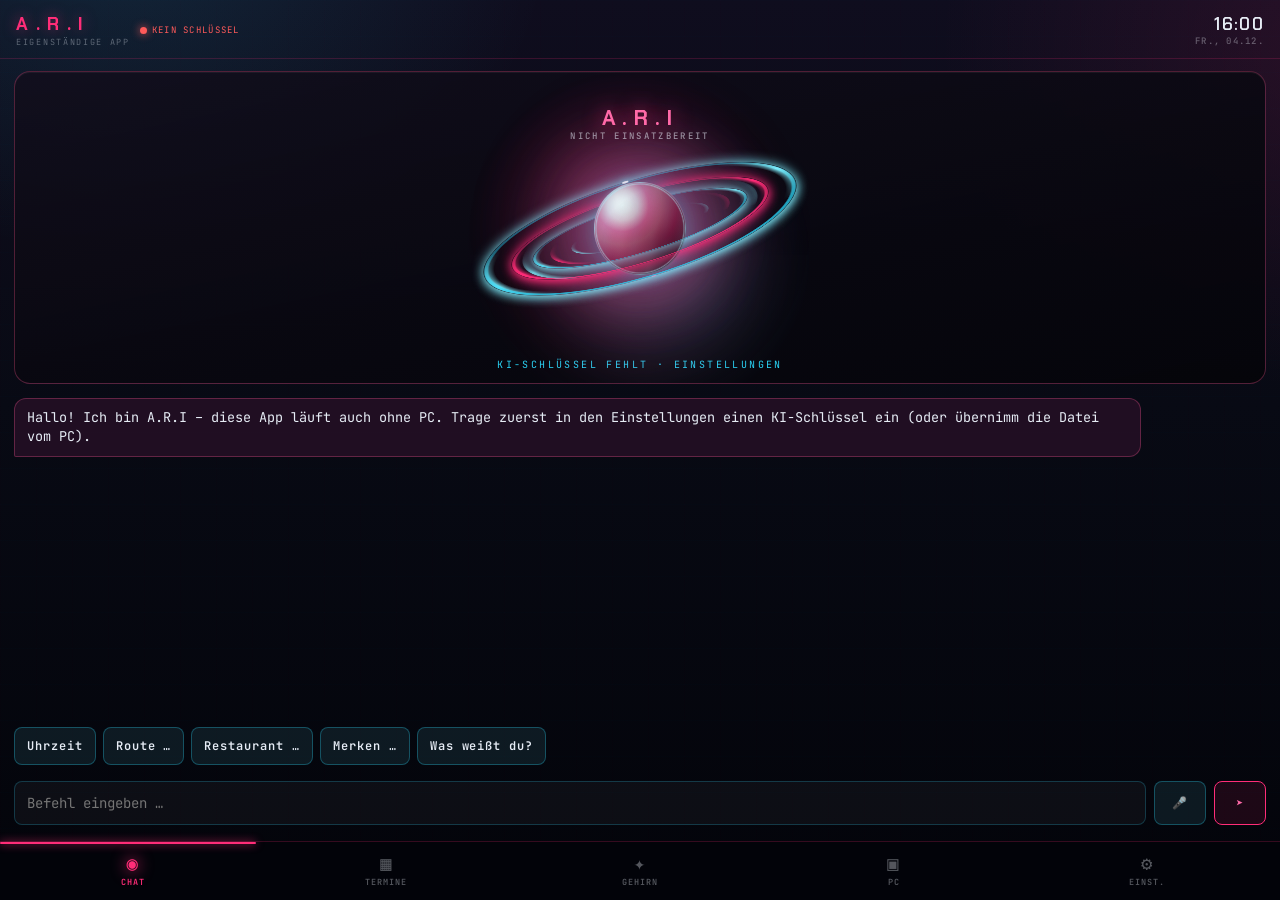
<file: beta/index.html>
<!DOCTYPE html>
<html lang="de">
<head>
<meta charset="utf-8">
<title>A.R.I</title>
<meta name="viewport" content="width=device-width, initial-scale=1, viewport-fit=cover, user-scalable=no">
<meta name="theme-color" content="#03040a">
<meta name="apple-mobile-web-app-capable" content="yes">
<meta name="mobile-web-app-capable" content="yes">
<link rel="manifest" href="manifest.webmanifest">
<link rel="icon" type="image/png" sizes="32x32" href="favicon-32.png">
<link rel="apple-touch-icon" href="apple-touch-icon.png">
<link rel="preconnect" href="https://fonts.googleapis.com">
<link rel="preconnect" href="https://fonts.gstatic.com" crossorigin>
<link href="https://fonts.googleapis.com/css2?family=Chakra+Petch:wght@400;500;600;700&family=JetBrains+Mono:wght@400;500;600;700&display=swap" rel="stylesheet">
<style>
:root{
  --pink:#ff2d78;--pink-2:#ff6aa8;--cyan:#29d3f5;--cyan-2:#7ff0ff;
  --bg-0:#03040a;--bg-1:#080a14;--bg-2:#0f0d1e;
  --text:#e6ecf5;--text-dim:rgba(230,236,245,.62);--text-dim2:rgba(230,236,245,.38);
  --success:#39ff9e;--warning:#ffd23d;--danger:#ff5a5a;
  --font-display:'Chakra Petch',sans-serif;--font-mono:'JetBrains Mono',ui-monospace,monospace;
  --cut:12px;
  --panel-bg:linear-gradient(165deg,rgba(20,16,32,.78),rgba(8,9,17,.82));
  --panel-border:color-mix(in srgb,var(--pink) 26%,rgba(255,255,255,.08));
}
*{box-sizing:border-box;margin:0;padding:0;-webkit-tap-highlight-color:transparent}
html,body{height:100%;overflow:hidden}
body{
  background:
    radial-gradient(700px 500px at 10% -5%,color-mix(in srgb,var(--cyan) 12%,transparent),transparent 60%),
    radial-gradient(700px 600px at 105% 5%,color-mix(in srgb,var(--pink) 11%,transparent),transparent 58%),
    linear-gradient(180deg,var(--bg-2),var(--bg-1) 45%,var(--bg-0));
  color:var(--text);font:14px/1.45 var(--font-mono);display:flex;flex-direction:column;
  padding-top:env(safe-area-inset-top);-webkit-font-smoothing:antialiased;
}
body::before{content:'';position:fixed;inset:0;pointer-events:none;opacity:.3;z-index:0;
  background-image:linear-gradient(color-mix(in srgb,var(--cyan) 4%,transparent) 1px,transparent 1px),linear-gradient(90deg,color-mix(in srgb,var(--pink) 3%,transparent) 1px,transparent 1px);
  background-size:36px 36px}
header{position:relative;z-index:2;display:flex;align-items:center;gap:10px;padding:12px 16px 10px;border-bottom:1px solid color-mix(in srgb,var(--pink) 18%,transparent)}
header .logo{font:700 18px var(--font-display);letter-spacing:.42em;color:var(--pink);text-shadow:0 0 14px color-mix(in srgb,var(--pink) 55%,transparent)}
header .sub{font-size:8.5px;letter-spacing:.2em;color:var(--text-dim2)}
#clock{margin-left:auto;text-align:right;font:600 17px var(--font-display);letter-spacing:.08em}
#clock small{display:block;font:500 9px var(--font-mono);letter-spacing:.14em;color:var(--text-dim2)}
#conn{font-size:9px;letter-spacing:.14em;display:flex;align-items:center;gap:5px;color:var(--danger)}
#conn::before{content:'';width:7px;height:7px;border-radius:50%;background:currentColor;box-shadow:0 0 8px currentColor}
#conn.on{color:var(--success)}
main{position:relative;z-index:1;flex:1;min-height:0}
section{position:absolute;inset:0;display:none;flex-direction:column;overflow-y:auto;padding:12px 14px 16px;gap:12px;-webkit-overflow-scrolling:touch}
section.on{display:flex}
.panel{position:relative;flex:none;padding:13px 14px 14px;border:1px solid var(--panel-border);background:var(--panel-bg);
  backdrop-filter:blur(14px);-webkit-backdrop-filter:blur(14px);box-shadow:0 1px 0 rgba(255,255,255,.05) inset;
  clip-path:polygon(0 var(--cut),var(--cut) 0,calc(100% - var(--cut)) 0,100% var(--cut),100% calc(100% - var(--cut)),calc(100% - var(--cut)) 100%,var(--cut) 100%,0 calc(100% - var(--cut)))}
.panel-h{display:flex;align-items:center;gap:8px;padding-bottom:9px;margin-bottom:11px;border-bottom:1px solid color-mix(in srgb,var(--pink) 18%,transparent)}
.panel-h .ico{color:var(--pink);font-size:12px;filter:drop-shadow(0 0 6px color-mix(in srgb,var(--pink) 60%,transparent))}
.panel-h .t{font:700 11.5px var(--font-mono);letter-spacing:.22em;color:var(--pink)}
.panel-h.cy .t,.panel-h.cy .ico{color:var(--cyan);filter:drop-shadow(0 0 6px color-mix(in srgb,var(--cyan) 55%,transparent))}
.panel-h .tag{margin-left:auto;font:500 9px var(--font-mono);letter-spacing:.1em;color:var(--text-dim2)}
.panel-h .tag{white-space:nowrap;flex:none;margin-right:10px}   /* Versions-/Status-Etikett nicht an den Rand klemmen oder abschneiden */
.panel-h .t{min-width:0;overflow:hidden;text-overflow:ellipsis;white-space:nowrap}
.btn{display:inline-flex;align-items:center;justify-content:center;background:color-mix(in srgb,var(--cyan) 6%,rgba(255,255,255,.03));border:1px solid color-mix(in srgb,var(--cyan) 30%,transparent);color:var(--text);
  border-radius:8px;padding:12px 10px;font:600 12px var(--font-mono);letter-spacing:.08em;min-height:44px}
.btn:active{background:color-mix(in srgb,var(--cyan) 22%,transparent)}
.btn.pri{border-color:var(--pink);color:var(--pink-2);background:color-mix(in srgb,var(--pink) 10%,transparent)}
.btn.dng{border-color:color-mix(in srgb,var(--danger) 60%,transparent);color:var(--danger)}
.btn.on{background:color-mix(in srgb,var(--pink) 22%,transparent);border-color:var(--pink);color:#fff}
input[type=text],input:not([type]),input[type=search]{background:rgba(255,255,255,.04);border:1px solid color-mix(in srgb,var(--cyan) 22%,transparent);color:var(--text);border-radius:8px;padding:12px;font:14px var(--font-mono);width:100%;min-height:44px}
input:focus{outline:none;border-color:var(--cyan);box-shadow:0 0 0 3px color-mix(in srgb,var(--cyan) 16%,transparent)}
.row{display:flex;gap:8px}.row>*{flex:1;min-width:0}
.dim{color:var(--text-dim);font-size:12px}.dim2{color:var(--text-dim2);font-size:11px}
/* Pair */
#pair{position:fixed;inset:0;z-index:90;display:none;flex-direction:column;justify-content:center;gap:12px;padding:26px;background:var(--bg-0)}
#pair h2{font:700 30px var(--font-display);letter-spacing:.5em;color:var(--pink)}
#code{font-size:28px;letter-spacing:.4em;text-align:center}
/* Orb */
.orbwrap{display:flex;flex-direction:column;align-items:center;gap:8px;padding:6px 0}
.hero-visual{position:relative; display:flex; flex-direction:column; align-items:center; margin:4px 0}
.hero-glow{
  position:absolute; top:-40px; left:50%; width:360px; height:360px; z-index:0; pointer-events:none;
  transform:translateX(-50%) rotate(0deg) scale(1);
  background:
    radial-gradient(circle at 32% 28%, color-mix(in srgb, var(--pink) 26%, transparent), transparent 55%),
    radial-gradient(circle at 68% 66%, color-mix(in srgb, var(--cyan) 18%, transparent), transparent 55%),
    radial-gradient(circle at 50% 85%, color-mix(in srgb, var(--pink-2) 14%, transparent), transparent 60%);
  filter:blur(34px);
  animation:heroDrift 14s ease-in-out infinite;
}
@keyframes heroDrift{
  0%,100%{transform:translateX(-50%) rotate(0deg) scale(1)}
  50%{transform:translateX(-50%) rotate(10deg) scale(1.1)}
}

@keyframes orbSpin{to{transform:rotate(360deg)}}
@keyframes orbSpinRev{to{transform:rotate(-360deg)}}
@keyframes orbBreathe{0%,100%{opacity:.7; transform:scale(1)}50%{opacity:1; transform:scale(1.05)}}
@keyframes orbRipple{0%{transform:scale(.8); opacity:.5}100%{transform:scale(1.34); opacity:0}}
@keyframes orbBands{to{transform:translateX(-30px)}}
@keyframes orbBar{0%,100%{transform:scaleY(.16)}50%{transform:scaleY(1)}}
@keyframes orbCaret{0%,48%{opacity:1}52%,100%{opacity:0}}
@keyframes orbFloat{0%,100%{transform:translateY(0)}50%{transform:translateY(-6px)}}

.orb{
  position:relative; z-index:1; width:250px; height:250px; margin:8px 0 4px; cursor:pointer; outline:none;
  --glow:.45; --spd:5.5s; --wave:0; --sweep:6s; --sweepOp:.55; --bars:0;
  --r1:9s; --r2:13s; --r3:17s; --r4:21s;
  --am:var(--pink);
  animation:orbFloat 7s ease-in-out infinite;
}
.orb:focus-visible{filter:drop-shadow(0 0 0 2px var(--cyan))}
.orb-glow-pink{position:absolute; inset:-14%; border-radius:50%; pointer-events:none;
  background:radial-gradient(circle, var(--am) 0%, color-mix(in srgb, var(--pink) 20%, transparent) 34%, transparent 64%);
  filter:blur(34px); opacity:var(--glow); animation:orbBreathe var(--spd) ease-in-out infinite;
}
.orb-glow-cyan{position:absolute; inset:-6%; border-radius:50%; pointer-events:none;
  background:radial-gradient(circle, color-mix(in srgb, var(--cyan) 50%, transparent) 0%, transparent 58%);
  filter:blur(26px); opacity:.5;
}
.ring-wrap{position:absolute; inset:var(--i); transform:rotate(-17deg) scaleY(var(--sy))}
.ring-wrap .ring-border{position:absolute; inset:0; border-radius:50%; border:var(--bw,1px) solid var(--bc); box-shadow:0 0 16px var(--sw)}
.ring-wrap .ring-spin{position:absolute; inset:0; animation:orbSpin var(--spin) linear infinite}
.ring-wrap .ring-sweep{position:absolute; inset:0; border-radius:50%; background:conic-gradient(from 0turn, transparent 0 10%, var(--bc2,var(--bc)) 19%, transparent 30%, transparent 60%, var(--bc2,var(--bc)) 70%, transparent 82%);
  -webkit-mask:radial-gradient(circle, transparent 96%, #000 97%); mask:radial-gradient(circle, transparent 96%, #000 97%);
}
/* Weicher Uebergang statt hartem Schnitt an der Stelle, wo der Ring hinter
   dem Planeten "verschwindet": ein reiner clip-path an der 50%-Linie schneidet
   auch den Leucht-Schatten (box-shadow) hart ab, statt ihn ausblenden zu
   lassen — das sah an den Ring-Spitzen wie ein Abschneiden aus. Eine
   Verlaufsmaske laesst Rand+Glow stattdessen ueber ein paar Prozent ausfaden. */
.ring-back{
  -webkit-mask-image:linear-gradient(to bottom, #000 0%, #000 42%, transparent 50%);
  mask-image:linear-gradient(to bottom, #000 0%, #000 42%, transparent 50%);
}
.ring-front{
  -webkit-mask-image:linear-gradient(to bottom, transparent 50%, #000 58%, #000 100%);
  mask-image:linear-gradient(to bottom, transparent 50%, #000 58%, #000 100%);
}
.moon-orbit{position:absolute; inset:-24%; transform:rotate(-17deg) scaleY(.3); pointer-events:none}
.moon-orbit .spin{position:absolute; inset:0; animation:orbSpin var(--r2) linear infinite}
.moon-orbit .spin-rev{position:absolute; inset:0; animation:orbSpinRev var(--r4) linear infinite}
.moon{position:absolute; width:7px; height:7px; margin-left:-3.5px; border-radius:50%}
.moon-a{top:-3px; left:50%; background:#fff; box-shadow:0 0 14px var(--cyan-2)}
.moon-b{bottom:-3px; left:50%; width:5px; height:5px; margin-left:-2.5px; background:var(--pink-2); box-shadow:0 0 12px var(--pink)}
.sphere{position:absolute; inset:29%; border-radius:50%}
.sphere-core{
  background:radial-gradient(circle at 34% 28%, #ffffff 0%, #ffd6ec 9%, var(--am) 40%, #8c1550 70%, #210b22 100%);
  box-shadow:0 0 60px color-mix(in srgb, var(--pink) 55%, transparent), inset -14px -12px 40px rgba(10,4,16,.85), inset 12px 10px 34px color-mix(in srgb, var(--cyan) 32%, transparent);
}
.sphere-bands{overflow:hidden; opacity:.22; -webkit-mask:radial-gradient(circle, #000 96%, transparent 98%); mask:radial-gradient(circle, #000 96%, transparent 98%)}
.sphere-bands div{position:absolute; top:-20%; left:-60%; width:220%; height:140%;
  background:repeating-linear-gradient(96deg, rgba(255,255,255,.6) 0 2px, transparent 2px 13px, color-mix(in srgb, var(--cyan) 55%, transparent) 13px 15px, transparent 15px 30px);
  animation:orbBands 9s linear infinite;
}
.sphere-shade{background:radial-gradient(circle at 72% 74%, rgba(4,2,10,.72), transparent 62%)}
.sphere-rim{border:1px solid color-mix(in srgb, var(--cyan-2) 35%, transparent); box-shadow:0 0 22px color-mix(in srgb, var(--cyan) 35%, transparent)}
.sphere-sweep{
  background:conic-gradient(from 0deg, color-mix(in srgb, var(--cyan-2) 55%, transparent), transparent 22%);
  -webkit-mask:radial-gradient(circle, transparent 86%, #000 92%); mask:radial-gradient(circle, transparent 86%, #000 92%);
  animation:orbSpin var(--sweep) linear infinite; opacity:var(--sweepOp);
}
.orb-wave{position:absolute; inset:24%; border-radius:50%; opacity:var(--wave)}
.orb-wave.a{border:1px solid color-mix(in srgb, var(--cyan-2) 40%, transparent); animation:orbRipple 2.4s ease-out infinite}
.orb-wave.b{border:1px solid color-mix(in srgb, var(--pink) 45%, transparent); animation:orbRipple 2.4s ease-out 1.2s infinite}
.orb-label{position:absolute; left:0; right:0; top:4%; display:flex; flex-direction:column; align-items:center; gap:4px; pointer-events:none}
.orb-label .name{font:700 21px/1 var(--font-display); letter-spacing:.32em; color:var(--pink-2); text-shadow:0 0 20px color-mix(in srgb, var(--pink) 85%, transparent)}
.orb-label .state{font:500 9px/1 var(--font-mono); letter-spacing:.26em; color:var(--text-dim)}
.orb-bars{position:absolute; left:0; right:0; bottom:6%; display:flex; align-items:flex-end; justify-content:center; gap:3px; height:22px; opacity:var(--bars); transition:opacity .25s ease; pointer-events:none}
.orb-bars span{width:2px; height:100%; transform-origin:bottom; background:linear-gradient(180deg, var(--cyan-2), color-mix(in srgb, var(--pink) 70%, transparent)); animation:orbBar ease-in-out infinite}
.orb{width:210px; height:210px; margin:6px 0 4px; will-change:transform}
.orb-glow-pink{filter:blur(40px)}
.orb-glow-cyan{filter:blur(30px); opacity:.42}
/* Ringkante: weicher Verlauf + leichte Weichzeichnung statt harter 1px-Linie */
.ring-wrap .ring-border{
  border-width:0;
  background:
    radial-gradient(closest-side, transparent 96.4%, var(--bc) 97.6%, var(--bc) 99.1%, transparent 99.9%);
  box-shadow:0 0 22px var(--sw);
  filter:blur(.45px);
}
.ring-wrap .ring-sweep{
  filter:blur(1.1px);
  -webkit-mask:radial-gradient(closest-side, transparent 93%, #000 97.5%, #000 99%, transparent 100%);
  mask:radial-gradient(closest-side, transparent 93%, #000 97.5%, #000 99%, transparent 100%);
}
/* Uebergang hinter/vor dem Planeten: winkelbasierter Fade (conic) im
   unverzerrten lokalen Koordinatensystem des Rings. Ein horizontaler
   Linear-Fade schneidet genau an den Ringspitzen hart ab, weil dort die
   Ellipse fast senkrecht laeuft — angular geblendet laufen die Spitzen
   dagegen ueber ~40 Grad weich aus. */
/* Der sichtbare "Schnitt" an den Ringspitzen kam vom Maskenpaar: hintere
   und vordere Ringhaelfte waren am Uebergang BEIDE halbtransparent, in
   Summe also nie voll deckend -> die Ringe liefen dort aus.
   Loesung: die hintere Haelfte bleibt eine komplette, voll deckende
   Ellipse (der Planet liegt darueber und verdeckt sie ohnehin), und nur
   die vordere Haelfte wird weich eingeblendet. Die Blende liegt vor der
   Planetenkugel, wo darunter volle Deckung herrscht — daher nirgends ein
   Helligkeitseinbruch, aber ein sauberer Tiefeneindruck. */
.ring-back{
  -webkit-mask-image:none;
  mask-image:none;
}
/* Ringspitzen: der Uebergang laeuft jetzt sehr lang, damit die Enden
   nicht stumpf abbrechen, und die Sweep-Lichter werden weicher
   ausgeblendet. */
.ring-front{
  -webkit-mask-image:linear-gradient(to bottom, transparent 26%, rgba(0,0,0,.12) 38%, rgba(0,0,0,.4) 48%, rgba(0,0,0,.78) 58%, #000 70%, #000 100%);
  mask-image:linear-gradient(to bottom, transparent 26%, rgba(0,0,0,.12) 38%, rgba(0,0,0,.4) 48%, rgba(0,0,0,.78) 58%, #000 70%, #000 100%);
}
/* Planet: mehr Verlaufsstufen fuer einen weichen, runden Koerper —
   heller Streiflichtkern, langer Mittelton, tiefer Terminator, und ein
   kuehler Rand-Reflex, damit die Kugel nicht flach wirkt. */
.sphere-core{
  background:
    radial-gradient(circle at 31% 25%, #ffffff 0%, #fff0f6 6%, #ffd3e4 12%, var(--pink-2) 22%, #ff6f9c 34%, var(--am) 50%, #b8285f 64%, #7a1a4c 76%, #3d1233 88%, #160a1d 100%),
    radial-gradient(circle at 76% 80%, rgba(89,220,240,.16) 0%, transparent 42%);
  box-shadow:
    0 0 90px -8px rgba(255,77,133,.45),
    inset -22px -20px 62px rgba(8,4,14,.88),
    inset 16px 14px 50px rgba(89,220,240,.24),
    inset 0 0 40px rgba(255,163,194,.12);
}
.sphere-core::after{
  content:''; position:absolute; inset:0; border-radius:50%; pointer-events:none;
  background:
    radial-gradient(circle at 26% 20%, rgba(255,255,255,.5) 0%, rgba(255,255,255,.14) 16%, transparent 38%),
    radial-gradient(circle at 62% 92%, rgba(169,242,255,.2) 0%, transparent 34%);
  mix-blend-mode:screen; filter:blur(2px);
}
/* Baender: weiche, breite Schlieren statt 2px-Streifenraster */
.sphere-bands{opacity:.3; -webkit-mask:radial-gradient(closest-side, #000 90%, transparent 99%); mask:radial-gradient(closest-side, #000 90%, transparent 99%)}
.sphere-bands div{
  background:
    repeating-linear-gradient(96deg,
      rgba(255,255,255,0) 0 6px,
      rgba(255,255,255,.28) 14px 20px,
      rgba(255,255,255,0) 28px 40px,
      rgba(169,242,255,.22) 50px 58px,
      rgba(255,255,255,0) 68px 82px);
  filter:blur(3.5px);
}
.sphere-rim{
  border:0; box-shadow:none;
  background:radial-gradient(closest-side, transparent 95%, rgba(169,242,255,.45) 98%, transparent 100%);
  filter:blur(.6px);
}
.sphere-sweep{
  filter:blur(1.6px);
  -webkit-mask:radial-gradient(closest-side, transparent 82%, #000 90%, #000 97%, transparent 100%);
  mask:radial-gradient(closest-side, transparent 82%, #000 90%, #000 97%, transparent 100%);
}
.sphere-shade{background:radial-gradient(circle at 74% 76%, rgba(4,2,10,.7), transparent 66%)}
.orb-wave.a, .orb-wave.b{filter:blur(.5px)}
.moon-a{box-shadow:0 0 18px var(--cyan-2)}
.orb-label .name{font-weight:600; letter-spacing:.3em; color:#fff; text-shadow:0 0 26px rgba(255,77,133,.85)}
.orb-label .state{color:var(--text-dim); letter-spacing:.24em}
.hero-glow{opacity:.4; filter:blur(38px)}
.orb{width:min(220px,58vw)!important;height:auto!important;aspect-ratio:1/1;margin:14px auto 8px!important}
.hero-visual{overflow:visible;width:100%}
.orb-label{top:-5%!important}
.orb.busy{--wave:1;--glow:.85;--spd:2s;--sweep:2.5s;--sweepOp:.9;--r1:4s;--r2:6s;--r3:8s;--r4:9s}
.panel.orbpanel{backdrop-filter:none;-webkit-backdrop-filter:none;clip-path:none;overflow:hidden;border-radius:16px;padding:22px 14px 14px;background:linear-gradient(168deg,rgba(18,14,28,.85) 0%,rgba(9,8,16,.92) 58%,rgba(5,5,10,.96) 100%)}
/* ===== AUFKLAPPBARE ABSCHNITTE (wie am PC) ===== */
.set-section{border:1px solid color-mix(in srgb,var(--cyan) 22%,transparent);margin-bottom:12px;border-radius:10px;background:rgba(255,255,255,.015)}
.set-section>summary{cursor:pointer;list-style:none;padding:12px 14px;font:700 11px var(--font-mono);letter-spacing:.12em;color:var(--text);display:flex;align-items:center}
.set-section>summary::-webkit-details-marker{display:none}
.set-section>summary::after{content:'+';margin-left:auto;color:var(--cyan);font-size:15px;line-height:1}
.set-section[open]>summary{color:var(--pink);border-bottom:1px solid color-mix(in srgb,var(--pink) 20%,transparent)}
.set-section[open]>summary::after{content:'−';color:var(--pink)}
.set-section-body{padding:12px 14px 14px}
#setSearchWrap{padding:0;margin:0 0 10px;background:none;border:0}
#setSearch{width:100%;padding:10px 12px 10px 34px;border-radius:10px;border:1px solid color-mix(in srgb,var(--cyan) 28%,transparent);background:rgba(255,255,255,.04) url("data:image/svg+xml;utf8,<svg xmlns='http://www.w3.org/2000/svg' viewBox='0 0 24 24' fill='none' stroke='%2329d3f5' stroke-width='2' stroke-linecap='round'><circle cx='11' cy='11' r='7'/><path d='m20 20-3.5-3.5'/></svg>") no-repeat 10px center/16px;color:var(--text);font:13px var(--font-mono)}
#setSearch:focus{outline:none;border-color:var(--cyan)}
.set-group{margin:14px 0 6px}
.set-group-h{display:flex;align-items:center;gap:10px;margin:0 2px 8px;font:700 10.5px/1 var(--font-mono);letter-spacing:.18em;color:var(--cyan);opacity:.85}
.set-group-h::after{content:'';flex:1;height:1px;background:linear-gradient(90deg,color-mix(in srgb,var(--cyan) 40%,transparent),transparent)}
.set-group-d{margin:-2px 2px 9px;font-size:11.5px;opacity:.5}
.set-group.empty{display:none}
.set-section.set-hide{display:none}
#setXhits{display:flex;flex-direction:column;gap:8px;margin-bottom:10px}
#setXhits .xhit{display:flex;align-items:center;justify-content:space-between;width:100%;text-align:left;gap:10px}
#setXhits .xhit small{opacity:.6;font-size:10px;letter-spacing:.06em;white-space:nowrap}
.set-fhide{display:none !important}
.set-section-body .panel{border:none;background:none;padding:0;margin-bottom:14px}
.set-section-body .panel:last-child{margin-bottom:0}
/* ===== TERMINE / BENACHRICHTIGUNGEN (identisch zum PC-Hub) ===== */
.notif-list,.termin-list{list-style:none;display:flex;flex-direction:column;gap:0;overflow-y:auto;padding-top:10px}
.termin-item{--cc:var(--cal-color,var(--cyan));position:relative;display:flex;align-items:center;gap:12px;padding:14px 14px 10px 14px;margin-bottom:14px;margin-top:5px;border-radius:14px;overflow:visible;
  border:1px solid color-mix(in srgb,var(--cc) 26%,transparent);
  background:linear-gradient(120deg,color-mix(in srgb,var(--cc) 15%,transparent),color-mix(in srgb,var(--cc) 3%,transparent) 70%);background-size:220% 220%;
  box-shadow:inset 3px 0 0 var(--cc),0 10px 24px -18px color-mix(in srgb,var(--cc) 80%,transparent);
  animation:terminIn .5s ease both,terminGlow 4.5s ease-in-out .6s infinite,bgDrift 15s ease-in-out infinite}
@keyframes terminIn{from{opacity:0;transform:translateY(8px)}to{opacity:1;transform:none}}
@keyframes bgDrift{0%,100%{background-position:12% 22%}50%{background-position:88% 62%}}
@keyframes terminGlow{0%,100%{box-shadow:inset 3px 0 0 var(--cc),0 10px 24px -18px color-mix(in srgb,var(--cc) 80%,transparent)}50%{box-shadow:inset 3px 0 0 var(--cc),0 10px 26px -15px color-mix(in srgb,var(--cc) 55%,transparent)}}
.termin-item::after{content:'';position:absolute;left:0;top:0;width:90px;height:90px;border-radius:14px 0 60px 0;overflow:hidden;background:radial-gradient(circle at 0% 0%,color-mix(in srgb,var(--cc) 28%,transparent),transparent 70%);pointer-events:none}
.termin-item .t-date{flex:none;width:44px;height:48px;border-radius:11px;display:flex;flex-direction:column;align-items:center;justify-content:center;gap:2px;border:1px solid color-mix(in srgb,var(--cc) 40%,transparent);background:color-mix(in srgb,var(--cc) 14%,rgba(8,7,14,.6))}
.termin-item .t-date b{font:700 17px/1 var(--font-display);color:var(--cc)}
.termin-item .t-date span{font:600 8px/1 var(--font-mono);letter-spacing:.16em;color:var(--text-dim)}
.termin-item .t-body{flex:1;min-width:0}
.termin-item .ttitle{font-size:12.5px;font-weight:700;letter-spacing:.02em;white-space:nowrap;overflow:hidden;text-overflow:ellipsis}
.termin-item .when{display:flex;flex-wrap:wrap;align-items:center;gap:6px;margin-top:5px;min-width:0}
.termin-item .chip{display:inline-flex;align-items:center;gap:5px;max-width:100%;min-width:0;padding:3px 9px;border-radius:999px;font:600 9px/1 var(--font-mono);letter-spacing:.08em;color:var(--cc);background:color-mix(in srgb,var(--cc) 14%,transparent);border:1px solid color-mix(in srgb,var(--cc) 30%,transparent);white-space:nowrap}
.termin-item .chip .txt{min-width:0;overflow:hidden;text-overflow:ellipsis}
.termin-item .chip .dot{width:5px;height:5px;border-radius:50%;background:var(--cc);box-shadow:0 0 6px var(--cc);animation:chipDot 2.6s ease-in-out infinite}
@keyframes chipDot{0%,100%{opacity:.55;transform:scale(1)}50%{opacity:1;transform:scale(1.35)}}
.termin-item .tsub{margin-top:5px;font-size:9.5px;color:var(--text-dim);white-space:nowrap;overflow:hidden;text-overflow:ellipsis}
.termin-item .t-rel{position:absolute;top:-9px;right:16px;z-index:3;font:700 8.5px/1 var(--font-mono);letter-spacing:.1em;text-transform:uppercase;white-space:nowrap;padding:4px 10px;border-radius:999px;color:var(--cc);
  background:color-mix(in srgb,#0a0712 78%,var(--cc) 22%);border:1px solid color-mix(in srgb,var(--cc) 45%,transparent);box-shadow:0 4px 12px -4px color-mix(in srgb,var(--cc) 55%,transparent),0 0 0 3px #0a0712}
.termin-item .t-rel.soon{color:#04121a;background:var(--cc);border-color:var(--cc);animation:relPulse 1.6s ease-in-out infinite}
.termin-item .t-rel.today{color:#04121a;background:var(--cc);border-color:var(--cc);animation:terminBlink 1.8s ease-in-out infinite}
@keyframes relPulse{0%,100%{transform:scale(1)}50%{transform:scale(1.07)}}
@keyframes terminBlink{0%,100%{box-shadow:0 0 0 0 color-mix(in srgb,var(--cc) 60%,transparent)}50%{box-shadow:0 0 0 6px transparent}}
.termin-item.notif-card{background:linear-gradient(240deg,color-mix(in srgb,var(--cc) 15%,transparent),color-mix(in srgb,var(--cc) 3%,transparent) 70%);
  box-shadow:inset -3px 0 0 var(--cc),0 10px 24px -18px color-mix(in srgb,var(--cc) 80%,transparent);padding:10px 14px 10px 12px;border-radius:6px 16px 16px 6px}
.termin-item.notif-card::after{right:auto;left:0;top:auto;bottom:0;border-radius:60px 0 14px 0;background:radial-gradient(circle at 0% 100%,color-mix(in srgb,var(--cc) 28%,transparent),transparent 70%)}
.termin-item.notif-card .t-date{width:44px;height:44px;border-radius:50%}
.termin-item.notif-card .t-date b{font-size:17px}
.termin-item.notif-card .t-date span{font-size:7px;letter-spacing:.2em}
.termin-empty{margin-top:6px;padding:14px 10px;text-align:center;font-size:10px;letter-spacing:.04em;color:var(--text-dim2);border:1px dashed rgba(255,255,255,.09);border-radius:6px}

/* ===== GEHIRN 3D ===== */
.modal-overlay{position:fixed;inset:0;background:rgba(2,2,6,.78);backdrop-filter:blur(6px);display:none;align-items:center;justify-content:center;z-index:9000;padding:14px}
.modal-overlay.open{display:flex}
.modal.brain-modal{width:100%;height:88vh;max-width:none;background:var(--panel-bg,#0b0912);border:1px solid var(--panel-border,rgba(255,255,255,.08));border-radius:16px;padding:12px;display:flex;flex-direction:column}
.brain-modal .modal-h{display:flex;align-items:center;gap:8px;margin-bottom:8px;font:700 12px var(--font-display);letter-spacing:.14em;color:var(--pink)}
.brain-modal .modal-close{margin-left:auto;background:none;border:none;color:var(--text-dim);font-size:18px;cursor:pointer;padding:4px 8px}
.brain-stage{position:relative;flex:1 1 auto;min-height:0;border:1px solid var(--panel-border,rgba(255,255,255,.08));border-radius:12px;overflow:hidden;background:radial-gradient(ellipse at 50% 45%,rgba(255,45,120,.10),transparent 60%),radial-gradient(ellipse at 50% 100%,rgba(41,211,245,.08),transparent 55%),#050409}
.brain-stage canvas{position:absolute;inset:0;width:100%;height:100%;touch-action:none}
.brain-hint{position:absolute;left:10px;bottom:8px;font:500 9px/1.4 var(--font-mono);letter-spacing:.06em;color:var(--text-dim2);pointer-events:none}
.brain-stats{position:absolute;right:10px;top:8px;font:600 9px/1.5 var(--font-mono);letter-spacing:.1em;color:var(--cyan);text-align:right;pointer-events:none}
.brain-info{position:absolute;left:10px;top:8px;max-width:min(320px,64%);padding:9px 11px;border:1px solid var(--panel-border,rgba(255,255,255,.08));border-radius:10px;background:rgba(8,9,17,.9);display:none}
.brain-info.show{display:block}
.brain-info .bi-cat{font:700 9px/1 var(--font-display);letter-spacing:.14em;color:var(--pink);margin-bottom:5px}
.brain-info .bi-text{font:500 12px/1.4 var(--font-mono);color:var(--text);max-height:min(30vh,240px);overflow-y:auto}
.brain-info .bi-item{padding:4px 0;cursor:pointer;border-bottom:1px solid rgba(255,255,255,.06)}
.brain-info .bi-meta{font:500 9px/1 var(--font-mono);color:var(--text-dim2);margin-top:7px}
.brain-info .btn{margin-top:7px;padding:5px 9px;font-size:10px;width:auto}
.orbwrap .orb{--glow:.9;--sweepOp:.85}
.orbwrap .sphere-core{background:radial-gradient(circle at 31% 25%,#fff 0%,#fff0f6 8%,#ffd3e4 16%,var(--pink-2) 28%,#ff6f9c 42%,var(--am) 58%,#d63a76 72%,#8a2358 86%,#3b1233 100%),radial-gradient(circle at 76% 80%,rgba(89,220,240,.2) 0%,transparent 42%);box-shadow:0 0 90px -4px color-mix(in srgb,var(--pink) 65%,transparent),inset -16px -14px 44px rgba(8,4,14,.6),inset 14px 12px 40px rgba(89,220,240,.28)}
.orbwrap .sphere-shade{background:radial-gradient(circle at 74% 76%,rgba(4,2,10,.45),transparent 66%)}
.orbwrap .orb-glow-cyan{opacity:.75}
#orbState{font-size:10px;letter-spacing:.24em;color:var(--cyan)}
/* Gauges */
.gauges{display:grid;grid-template-columns:1fr 1fr;gap:10px}
.gauge{position:relative;display:flex;flex-direction:column;align-items:center;gap:2px}
.gauge svg{width:104px;height:104px;transform:rotate(-90deg);overflow:visible}
.gauge .bg{fill:none;stroke:rgba(255,255,255,.07);stroke-width:8}
.gauge .fg{fill:none;stroke-width:8;stroke-linecap:round;transition:stroke-dashoffset .8s ease,stroke .4s;filter:drop-shadow(0 0 5px currentColor)}
.gauge .v{position:absolute;top:34px;left:0;right:0;text-align:center;font:700 20px var(--font-display)}
.gauge .l{font:600 10px var(--font-mono);letter-spacing:.2em;color:var(--text-dim)}
.gauge .s{font-size:10px;color:var(--text-dim2)}
canvas.spark{width:100%;height:54px;display:block}
.kv{display:flex;justify-content:space-between;gap:8px;padding:5px 0;border-bottom:1px solid rgba(255,255,255,.05);font-size:12.5px}
.kv:last-child{border:0}.kv span:last-child{color:var(--cyan-2);text-align:right}
.proc{display:grid;grid-template-columns:1fr 46px 62px;gap:6px;padding:5px 0;border-bottom:1px solid rgba(255,255,255,.05);font-size:12px}
.proc:last-child{border:0}.proc span:nth-child(n+2){text-align:right;color:var(--text-dim)}
.pill{display:inline-block;padding:3px 8px;border:1px solid color-mix(in srgb,var(--success) 50%,transparent);color:var(--success);font-size:10px;letter-spacing:.14em;border-radius:20px}
/* Chat */
#log{flex:1;min-height:180px;overflow-y:auto;display:flex;flex-direction:column;gap:9px;padding:2px 0}
.m{max-width:90%;padding:9px 12px;white-space:pre-wrap;word-wrap:break-word;border:1px solid var(--panel-border);font-size:13.5px}
.m{user-select:text;-webkit-user-select:text}
.m.u{align-self:flex-end;background:color-mix(in srgb,var(--cyan) 12%,transparent);border-color:color-mix(in srgb,var(--cyan) 35%,transparent);border-radius:12px 12px 2px 12px}
.m.a{align-self:flex-start;background:color-mix(in srgb,var(--pink) 8%,rgba(15,13,30,.8));border-radius:12px 12px 12px 2px}
.m .tools{margin-top:6px;font-size:9.5px;letter-spacing:.1em;color:var(--cyan)}
.m a.lk{display:block;margin-top:8px;padding:10px 12px;border:1px solid var(--cyan);border-radius:8px;color:var(--cyan-2);text-decoration:none;font-weight:600}
.chips{display:flex;gap:7px;overflow-x:auto;padding:2px 0 4px;flex:none}
.chips .btn{white-space:nowrap;flex:none;min-height:38px;padding:8px 12px}
/* Termine */
.day{font:700 10.5px var(--font-mono);letter-spacing:.2em;color:var(--cyan);margin:10px 0 6px}
.ev{display:flex;gap:10px;align-items:stretch;padding:7px 0}
.ev .bar{width:4px;border-radius:2px;flex:none}
.ev .ti{font-weight:600}.ev .tm{font-size:11.5px;color:var(--text-dim)}
.mail{padding:7px 0;border-bottom:1px solid rgba(255,255,255,.05)}.mail:last-child{border:0}
.mail b{color:var(--pink-2);font-weight:600}
/* Gehirn */
.cat{display:inline-block;padding:6px 10px;margin:0 6px 6px 0;border:1px solid rgba(255,255,255,.14);border-radius:20px;font-size:11px;background:none;color:var(--text-dim);font-family:var(--font-mono)}
.cat.on{border-color:var(--pink);color:#fff;background:color-mix(in srgb,var(--pink) 20%,transparent)}
.mem{padding:8px 0;border-bottom:1px solid rgba(255,255,255,.05);font-size:13px}.mem small{display:block;color:var(--cyan);font-size:9.5px;letter-spacing:.14em;margin-bottom:2px}
/* PC screen */
#screenBox{position:relative;background:#000;border:1px solid var(--panel-border);overflow:hidden;min-height:120px}
#screenImg{display:block;width:100%;height:auto;user-select:none;-webkit-user-drag:none;-webkit-touch-callout:none}
.dot{position:absolute;width:30px;height:30px;margin:-15px 0 0 -15px;border:2px solid var(--pink);border-radius:50%;pointer-events:none;opacity:0;transition:opacity .5s}
#fs{position:fixed;inset:0;z-index:60;background:#000;display:none}
#fs img{position:absolute;inset:0;width:100%;height:100%;object-fit:contain;user-select:none;-webkit-touch-callout:none}
#fsBar{position:absolute;left:50%;transform:translateX(-50%);bottom:calc(10px + env(safe-area-inset-bottom));display:flex;gap:6px;padding:6px;background:rgba(3,4,10,.72);border:1px solid var(--panel-border);border-radius:12px;backdrop-filter:blur(10px)}
#fsBar .btn{min-height:40px;min-width:44px;padding:6px 10px}
#fsType{position:absolute;left:10px;right:10px;top:calc(10px + env(safe-area-inset-top));display:none;gap:6px}
/* Settings */
.set{display:flex;flex-direction:column;gap:8px;margin-bottom:12px}.set>label{font-size:10px;letter-spacing:.18em;color:var(--text-dim)}
.seg{display:flex;gap:6px;flex-wrap:wrap}.seg .btn{min-width:calc(25% - 6px)}.seg .btn{flex:1;padding:10px 4px}
.media{display:flex;gap:14px;align-items:center}
.media-cover{flex:none;width:96px;height:96px;position:relative;border-radius:10px;overflow:hidden;display:flex;align-items:center;justify-content:center;
  background:linear-gradient(135deg,color-mix(in srgb,var(--pink) 30%,#10101c),color-mix(in srgb,var(--cyan) 22%,#10101c));
  border:1px solid color-mix(in srgb,var(--cyan) 35%,transparent);box-shadow:0 0 22px color-mix(in srgb,var(--pink) 30%,transparent);font-size:32px;color:var(--text-dim)}
.media-cover img{position:absolute;inset:0;width:100%;height:100%;object-fit:cover}
.media-info{flex:1;min-width:0}
.media-title{font:700 15px/1.25 var(--font-display);white-space:nowrap;overflow:hidden;text-overflow:ellipsis}
.media-artist{font:500 11.5px/1.3 var(--font-mono);color:var(--text-dim);margin:2px 0 12px;white-space:nowrap;overflow:hidden;text-overflow:ellipsis}
.media-bar{height:10px;border-radius:5px;background:rgba(255,255,255,.09);position:relative;touch-action:none}
.media-fill{height:100%;width:0;border-radius:5px;background:linear-gradient(90deg,var(--pink),var(--cyan));box-shadow:0 0 10px color-mix(in srgb,var(--pink) 60%,transparent)}
.media-times{display:flex;justify-content:space-between;font:500 10px var(--font-mono);color:var(--text-dim2);margin-top:4px}
.tg{display:flex;align-items:center;gap:10px;padding:8px 0;border-bottom:1px solid rgba(255,255,255,.05);font-size:13px}.tg:last-child{border:0}
.tg input{width:22px;height:22px;accent-color:var(--pink);flex:none}
input[type=range]{width:100%;accent-color:var(--pink);min-height:30px}
input[type=color]{width:100%;height:44px;padding:2px;border-radius:8px;background:none;border:1px solid var(--panel-border)}
select{width:100%;min-height:44px;background:rgba(255,255,255,.04);border:1px solid color-mix(in srgb,var(--cyan) 22%,transparent);color:var(--text);border-radius:8px;padding:10px;font:14px var(--font-mono)}
/* Dock */
nav{position:relative;z-index:3;display:flex;justify-content:space-around;padding:6px 6px calc(6px + env(safe-area-inset-bottom));border-top:1px solid color-mix(in srgb,var(--pink) 20%,transparent);background:rgba(3,4,10,.86);backdrop-filter:blur(14px)}
nav button{flex:1;display:flex;flex-direction:column;align-items:center;gap:3px;background:none;border:0;color:var(--text-dim2);font:600 8.5px var(--font-mono);letter-spacing:.12em;padding:6px 0}
nav button b{font-size:19px;line-height:1;font-weight:400}
nav button.on{color:var(--pink)}nav button.on b{filter:drop-shadow(0 0 8px var(--pink))}
#navInd{position:absolute;top:0;left:0;height:2px;width:20%;background:var(--pink);border-radius:2px;pointer-events:none;box-shadow:0 0 8px var(--pink);transition:transform .28s cubic-bezier(.2,.7,.3,1)}
main{touch-action:pan-y}
.termin-item.notif-card{cursor:pointer}
.notif-dismiss{flex:none;display:flex;align-items:center;justify-content:center;width:34px;height:34px;padding:0;border-radius:50%;border:1px solid rgba(255,255,255,.12);background:rgba(255,255,255,.04);color:var(--text-dim2,#7d7a92);cursor:pointer;-webkit-tap-highlight-color:transparent;transition:color .15s ease,border-color .15s ease,background .15s ease}
.notif-dismiss:active,.notif-dismiss:hover{color:var(--pink,#ff2d78);border-color:color-mix(in srgb,var(--pink,#ff2d78) 55%,transparent);background:color-mix(in srgb,var(--pink,#ff2d78) 12%,transparent)}
.notif-dismiss svg{display:block}

/* ===== Planet: gleiche Optik wie im PC-Hub (Ringkanten rund, Leuchten nicht abgeschnitten) ===== */
.hero-glow{-webkit-mask-image:radial-gradient(closest-side, #000 35%, transparent 100%); mask-image:radial-gradient(closest-side, #000 35%, transparent 100%); opacity:.8; filter:blur(10px)}
.orb-glow-pink{filter:blur(40px)}
.orb-glow-cyan{filter:blur(30px); opacity:.42}
.ring-wrap .ring-border{border-width:0; background:radial-gradient(closest-side, transparent 96.4%, var(--bc) 97.6%, var(--bc) 99.1%, transparent 99.9%); box-shadow:0 0 22px var(--sw); filter:none}
.ring-wrap .ring-sweep{filter:none; -webkit-mask:radial-gradient(closest-side, transparent 93%, #000 97.5%, #000 99%, transparent 100%); mask:radial-gradient(closest-side, transparent 93%, #000 97.5%, #000 99%, transparent 100%)}
.ring-back{-webkit-mask-image:none; mask-image:none}
.ring-front{inset:calc(var(--i) - 40px); padding:40px; box-sizing:border-box; -webkit-mask-image:linear-gradient(to bottom, transparent 29.8%, rgba(0,0,0,.12) 40%, rgba(0,0,0,.4) 48.4%, rgba(0,0,0,.78) 56.8%, #000 66.8%, #000 100%); mask-image:linear-gradient(to bottom, transparent 29.8%, rgba(0,0,0,.12) 40%, rgba(0,0,0,.4) 48.4%, rgba(0,0,0,.78) 56.8%, #000 66.8%, #000 100%)}
.ring-front .ring-border, .ring-front .ring-spin, .ring-front .ring-sweep{inset:40px}
.orb{will-change:auto}
.orb-wave.a, .orb-wave.b, .sphere-sweep, .ring-sweep, .hero-glow{transition:opacity .8s var(--ease)}


/* Synchronisation: drehendes Zeichen */
.syncspin{display:none;width:11px;height:11px;border:2px solid color-mix(in srgb,var(--cyan) 30%,transparent);border-top-color:var(--cyan);border-radius:50%;animation:orbSpin .8s linear infinite;flex:none}
body.syncing .syncspin{display:inline-block}
</style>
<link rel="stylesheet" href="pc-sim.css">
<link rel="stylesheet" href="pc-sim-panels.css">
</head>
<body>
<header>
  <div><div class="logo">A.R.I</div><div class="sub">EIGENSTÄNDIGE APP</div></div>
  <div id="conn" class="on"><span class="syncspin" title="Synchronisiert mit dem PC …"></span><span id="connTxt">BEREIT</span></div>
  <div id="clock">--:--<small>--</small></div>
</header>

<main>
  <!-- CHAT -->
  <section id="t-chat" class="on">
    <div class="panel" id="updBanner" style="display:none;flex:none"><div class="panel-h"><span class="ico">⟳</span><span class="t">UPDATE VERFÜGBAR</span><span class="tag" id="updBannerVer"></span></div>
      <div class="dim" id="updBannerText"></div>
      <div class="row" style="margin-top:10px"><button class="btn pri" id="updBannerGo">JETZT AKTUALISIEREN</button><button class="btn" id="updBannerLater" style="flex:0 0 90px">SPÄTER</button></div>
    </div>
    <div class="panel orbpanel" style="padding-bottom:4px"><div class="orbwrap">
        <div class="hero-visual">
          <div class="hero-glow"></div>
          <div class="orb" id="orb" tabindex="0" role="button" aria-label="Mit A.R.I sprechen">
            <div class="orb-glow-pink"></div>
            <div class="orb-glow-cyan"></div>

            <!-- Ringe: hintere Haelfte (verlaeuft hinter dem Planeten) -->
            <div class="ring-wrap ring-back" style="--i:-24%; --sy:.3; --spin:var(--r1); --bc:color-mix(in srgb, var(--cyan) 42%, transparent); --sw:var(--cyan-2); --bc2:var(--cyan-2); --bw:1.6px">
              <div class="ring-border"></div>
              <div class="ring-spin"><div class="ring-sweep"></div></div>
            </div>
            <div class="ring-wrap ring-back" style="--i:-11%; --sy:.26; --spin:var(--r2); --bc:color-mix(in srgb, var(--pink) 45%, transparent); --sw:var(--am); --bc2:var(--am); --bw:1.4px">
              <div class="ring-border"></div>
              <div class="ring-spin"><div class="ring-sweep"></div></div>
            </div>
            <div class="ring-wrap ring-back" style="--i:-1%; --sy:.22; --spin:var(--r3); --bc:color-mix(in srgb, var(--cyan) 30%, transparent); --sw:color-mix(in srgb, var(--cyan-2) 90%, transparent); --bc2:color-mix(in srgb, var(--cyan-2) 90%, transparent); --bw:1px">
              <div class="ring-border"></div>
              <div class="ring-spin"><div class="ring-sweep"></div></div>
            </div>

            <!-- Monde -->
            <div class="moon-orbit">
              <div class="spin"><span class="moon moon-a"></span></div>
              <div class="spin-rev"><span class="moon moon-b"></span></div>
            </div>

            <!-- Planet -->
            <div class="sphere sphere-core"></div>
            <div class="sphere sphere-bands"><div></div></div>
            <div class="sphere sphere-shade"></div>
            <div class="sphere sphere-rim"></div>
            <div class="sphere sphere-sweep"></div>

            <!-- Ringe: vordere Haelfte (verlaeuft vor dem Planeten) -->
            <div class="ring-wrap ring-front" style="--i:-1%; --sy:.22; --spin:var(--r3); --bc:color-mix(in srgb, var(--cyan) 50%, transparent); --sw:color-mix(in srgb, var(--cyan-2) 90%, transparent); --bc2:color-mix(in srgb, var(--cyan-2) 90%, transparent); --bw:1px">
              <div class="ring-border"></div>
              <div class="ring-spin"><div class="ring-sweep"></div></div>
            </div>
            <div class="ring-wrap ring-front" style="--i:-11%; --sy:.26; --spin:var(--r2); --bc:color-mix(in srgb, var(--pink) 70%, transparent); --sw:var(--am); --bc2:var(--am); --bw:1.6px">
              <div class="ring-border"></div>
              <div class="ring-spin"><div class="ring-sweep"></div></div>
            </div>
            <div class="ring-wrap ring-front" style="--i:-24%; --sy:.3; --spin:var(--r1); --bc:color-mix(in srgb, var(--cyan) 60%, transparent); --sw:var(--cyan-2); --bc2:var(--cyan-2); --bw:1.8px">
              <div class="ring-border"></div>
              <div class="ring-spin"><div class="ring-sweep"></div></div>
            </div>

            <div class="orb-wave a"></div>
            <div class="orb-wave b"></div>

            <div class="orb-label">
              <span class="name">A.R.I</span>
              <span class="state" id="heroSub">SYSTEM ONLINE</span>
            </div>
            <div class="orb-bars"></div>
          </div>
        </div>
      <div id="orbState">BEREIT · TIPPEN ZUM SPRECHEN</div>
    </div></div>
    <div id="log"></div>
    <div class="chips">
      <button class="btn" data-q="Wie spät ist es?">Uhrzeit</button>
      <button class="btn" data-q="Plane eine Route nach ">Route …</button>
      <button class="btn" data-q="Reserviere mir einen Tisch für 2 Personen um 19 Uhr in ">Restaurant …</button>
      <button class="btn" data-q="Merk dir, dass ">Merken …</button>
      <button class="btn" data-q="Was weißt du über mich?">Was weißt du?</button>
    </div>
    <div class="row" style="flex:none">
      <input id="msg" placeholder="Befehl eingeben …" enterkeyhint="send" style="flex:1 1 auto">
      <button class="btn" id="mic" style="flex:0 0 52px">🎤</button>
      <button class="btn pri" id="send" style="flex:0 0 52px">➤</button>
    </div>
  </section>

  <!-- GEHIRN -->
  <section id="t-brain">
    <div class="panel"><div class="panel-h"><span class="ico">✦</span><span class="t">GEHIRN · SPEICHER</span><span class="tag" id="brTag">–</span></div>
      <button class="btn pri" id="brain3dBtn" style="width:100%;margin-bottom:10px">✦ 3D-ANSICHT ÖFFNEN</button>
      <input type="search" id="brSearch" placeholder="Suchen …" style="margin-bottom:10px">
      <div class="row" style="margin-bottom:10px"><input id="brNew" placeholder="Neue Erinnerung …"><button class="btn pri" id="brAdd" style="flex:0 0 70px">+</button></div>
      <div style="margin:4px 0 12px"><div class="dim2" style="margin-bottom:6px;letter-spacing:.12em">MEINE STREAMING-DIENSTE · A.R.I sucht Filme und Serien zuerst dort</div><div id="brStream" style="display:flex;flex-wrap:wrap;gap:6px"></div></div>
      <div id="brCats"></div><div id="brList" style="margin-top:6px"></div>
    </div>
  </section>

  <!-- PC -->
  <section id="t-pc">
    <details class="set-section">
      <summary>SYNCHRONISATION</summary>
      <div class="set-section-body">
        <div class="panel"><div class="panel-h"><span class="ico">⇄</span><span class="t">SYNCHRONISATION</span><span class="tag" id="syncTag">–</span></div>
          <div class="dim" id="syncStatus">Nicht mit dem PC verbunden. Koppeln unter „MIT DEM PC VERBINDEN" (im selben WLAN) – danach bleiben Gehirn, Einstellungen und API-Schlüssel automatisch auf demselben Stand.</div>
          <div class="row" style="margin-top:10px"><button class="btn pri" id="syncNow">JETZT SYNCHRONISIEREN</button><button class="btn dng" id="syncOff" style="flex:0 0 96px">TRENNEN</button></div>
          <div class="set" style="margin-top:12px"><label>GOOGLE DIREKT (OHNE PC)</label><input id="sGid" type="text" autocomplete="off" autocapitalize="off" spellcheck="false" placeholder="Client-ID (…apps.googleusercontent.com)"><div class="row" style="margin-top:8px"><button class="btn pri" id="gLogin">BEI GOOGLE ANMELDEN</button><button class="btn dng" id="gLogout" style="flex:0 0 96px;display:none">ABMELDEN</button></div><div class="dim" id="gStatus" style="margin-top:6px">Nicht angemeldet.</div><div class="set" style="margin-top:10px"><label>E-MAILS ÜBER GOOGLE LESEN</label><div class="seg" id="sGMail"><button class="btn" data-v="1">AN</button><button class="btn" data-v="0">AUS</button></div><div class="dim" style="margin-top:6px">Bei AUS holt die App nur den Kalender (einfacher, Google prüft das weniger streng). Nach dem Umschalten bitte neu anmelden.</div></div>
          <div class="dim" style="margin-top:8px">Die App ruft Google Kalender (und Gmail) dann selbst ab – der PC muss nicht an sein.</div>
          <details style="margin-top:8px"><summary class="dim" style="cursor:pointer">Eigene Client-ID (für dein eigenes Google-Projekt)</summary>
            <div class="dim" style="margin-top:6px">Die eingetragene Client-ID gehört dem Entwickler der App. Nutzt du A.R.I mit deinem eigenen Google-Konto, lege in <b>deinem</b> Projekt (siehe Tutorial am PC: Google-Einrichtung) einen zweiten Client vom Typ <b>Android</b> an und trage seine ID oben ein:</div>
            <div class="dim" style="margin-top:6px">Paketname: <b>com.ari.assistant</b><br>SHA-1: <b style="word-break:break-all">B6:AF:C9:89:4F:7A:A9:4E:0B:8B:E7:A2:A2:A7:72:D9:0E:B8:2E:48</b></div>
            <div class="row" style="margin-top:8px"><button class="btn" id="gCopyPkg">PAKETNAME KOPIEREN</button><button class="btn" id="gCopySha">SHA-1 KOPIEREN</button></div>
          </details></div>
          <div class="set" style="margin-top:12px"><label>KALENDER PER ICAL-ADRESSE (ALTERNATIVE)</label><input id="sIcs" type="url" inputmode="url" autocomplete="off" placeholder="https://calendar.google.com/calendar/ical/…/basic.ics"><div class="dim" style="margin-top:6px">Google Kalender am Computer öffnen → Einstellungen → dein Kalender → „Geheime Adresse im iCal-Format“ kopieren und hier einfügen. Danach laufen Termine ohne PC (Serientermine der nächsten 90 Tage). E-Mails zeigen weiter die zuletzt vom PC geladenen.</div></div>
          <div class="set" style="margin-top:12px"><label>BEFEHLE AN DEN PC</label><div class="seg" id="sPc"><button class="btn" data-v="auto">AUTO</button><button class="btn" data-v="always">IMMER</button><button class="btn" data-v="off">AUS</button></div><div class="dim" style="margin-top:6px">AUTO: Sätze mit „PC“, „Rechner“, Lautstärke, Screenshot u. Ä. führt dein PC aus (z. B. „Öffne auf meinem PC YouTube“). IMMER: jede Nachricht läuft über den PC. AUS: nur die App selbst.</div></div>
        </div>
      </div>
    </details>
    <details class="set-section">
      <summary>MIT DEM PC VERBINDEN</summary>
      <div class="set-section-body">
        <div class="panel"><div class="panel-h cy"><span class="ico">▣</span><span class="t">MIT DEM PC VERBINDEN</span><span class="tag" id="pcTag">–</span></div>
          <div id="pcState" style="margin:0 0 10px;padding:10px 12px;border-radius:12px;border:1px solid rgba(255,255,255,.14);font-size:12px;line-height:1.5">Nicht mit dem PC verbunden.</div>
          <div class="dim" style="margin-bottom:10px">Die App läuft ohne PC. Für Bildschirm, Steuerung und Mediensteuerung müsst ihr im selben WLAN sein.</div>
          <div class="dim2" id="pcMsg" style="margin-top:4px;margin-bottom:10px"></div>
          <div style="padding:9px 0;border-top:1px solid rgba(255,255,255,.07);border-bottom:1px solid rgba(255,255,255,.07);margin-bottom:10px">
            <button type="button" class="btn pri" id="pcSimBtn" style="width:100%">▣ PC-VERSION STARTEN</button>
            <div style="font-size:11px;opacity:.55;line-height:1.45;margin-top:6px">Zeigt die A.R.I-Oberfläche wie am PC direkt in der App (Planet + Astro, Live-Werte vom PC). Solange sie an ist, <b>bleibt der Bildschirm an</b> und geht nicht mehr aus.</div>
          </div>
          <div id="pcSimBox">
          <div class="pc-sim-head">
            <div class="pc-sim-head-brand"><span class="pc-sim-head-name">A.R.I</span><span class="pc-sim-head-sub">SYSTEM SIMULATION</span></div>
            <div class="pc-sim-head-actions">
              <div class="pc-sim-head-clock" id="pcSimClock">--:--</div>
              <button type="button" class="pc-sim-fs-btn" id="pcSimEditBtn" title="Anordnen">✎</button>
              <button type="button" class="pc-sim-fs-btn" id="pcSimFsBtn" title="Vollbild">⛶</button>
            </div>
          </div>
          <div style="position:relative;min-height:260px">
            <div style="display:flex;justify-content:center;padding-top:6px">
              <div class="orb" id="pcSimOrb">
                <div class="orb-glow-pink"></div>
                <div class="orb-glow-cyan"></div>
                <div class="ring-wrap ring-back" style="--i:-24%; --sy:.3; --spin:9s; --bc:color-mix(in srgb, var(--cyan) 42%, transparent); --sw:var(--cyan-2); --bc2:var(--cyan-2); --bw:1.6px"><div class="ring-border"></div><div class="ring-spin"><div class="ring-sweep"></div></div></div>
                <div class="ring-wrap ring-back" style="--i:-11%; --sy:.26; --spin:13s; --bc:color-mix(in srgb, var(--pink) 45%, transparent); --sw:var(--am); --bc2:var(--am); --bw:1.4px"><div class="ring-border"></div><div class="ring-spin"><div class="ring-sweep"></div></div></div>
                <div class="ring-wrap ring-back" style="--i:-1%; --sy:.22; --spin:17s; --bc:color-mix(in srgb, var(--cyan) 30%, transparent); --sw:color-mix(in srgb, var(--cyan-2) 90%, transparent); --bc2:color-mix(in srgb, var(--cyan-2) 90%, transparent); --bw:1px"><div class="ring-border"></div><div class="ring-spin"><div class="ring-sweep"></div></div></div>
                <div class="moon-orbit"><div class="spin"><span class="moon moon-a"></span></div><div class="spin-rev"><span class="moon moon-b"></span></div></div>
                <div class="sphere sphere-core"></div>
                <div class="sphere sphere-bands"><div></div></div>
                <div class="sphere sphere-shade"></div>
                <div class="sphere sphere-rim"></div>
                <div class="sphere sphere-sweep"></div>
                <div class="ring-wrap ring-front" style="--i:-1%; --sy:.22; --spin:17s; --bc:color-mix(in srgb, var(--cyan) 50%, transparent); --sw:color-mix(in srgb, var(--cyan-2) 90%, transparent); --bc2:color-mix(in srgb, var(--cyan-2) 90%, transparent); --bw:1px"><div class="ring-border"></div><div class="ring-spin"><div class="ring-sweep"></div></div></div>
                <div class="ring-wrap ring-front" style="--i:-11%; --sy:.26; --spin:13s; --bc:color-mix(in srgb, var(--pink) 70%, transparent); --sw:var(--am); --bc2:var(--am); --bw:1.6px"><div class="ring-border"></div><div class="ring-spin"><div class="ring-sweep"></div></div></div>
                <div class="ring-wrap ring-front" style="--i:-24%; --sy:.3; --spin:9s; --bc:color-mix(in srgb, var(--cyan) 60%, transparent); --sw:var(--cyan-2); --bc2:var(--cyan-2); --bw:1.8px"><div class="ring-border"></div><div class="ring-spin"><div class="ring-sweep"></div></div></div>
                <div class="orb-label"><span class="name">A.R.I</span><span class="state">SIMULATION</span></div>
              </div>
            </div>
            <svg class="pc-sim-astro" viewBox="0 0 64 92" xmlns="http://www.w3.org/2000/svg" style="position:absolute;right:14px;bottom:10px;width:70px;height:auto;filter:drop-shadow(0 0 14px rgba(255,45,120,.4))">
              <defs><linearGradient id="pcSimVis" x1="0" y1="0" x2="0" y2="1"><stop offset="0" stop-color="#8fefff"/><stop offset="1" stop-color="#29d3f5"/></linearGradient>
              <linearGradient id="pcSimSuit" x1="0" y1="0" x2="1" y2="1"><stop offset="0" stop-color="#2b2748"/><stop offset="1" stop-color="#15132a"/></linearGradient></defs>
              <g>
                <line x1="27" y1="63" x2="23" y2="71" stroke="#ff2d78" stroke-width="9.6" stroke-linecap="round"/><line x1="27" y1="63" x2="23" y2="71" stroke="url(#pcSimSuit)" stroke-width="7" stroke-linecap="round"/>
                <line x1="23" y1="71" x2="22" y2="80" stroke="#ff2d78" stroke-width="8.6" stroke-linecap="round"/><line x1="23" y1="71" x2="22" y2="80" stroke="url(#pcSimSuit)" stroke-width="6" stroke-linecap="round"/><path d="M14.5 83 Q14 79 20 79.5 L27 80 Q29.5 81 28.5 84 Q28 86 25 86 L17 86 Q14.5 86 14.5 83Z" fill="#29d3f5" stroke="#8fefff" stroke-width=".8"/>
                <line x1="37" y1="63" x2="41" y2="71" stroke="#ff2d78" stroke-width="9.6" stroke-linecap="round"/><line x1="37" y1="63" x2="41" y2="71" stroke="url(#pcSimSuit)" stroke-width="7" stroke-linecap="round"/>
                <line x1="41" y1="71" x2="42" y2="80" stroke="#ff2d78" stroke-width="8.6" stroke-linecap="round"/><line x1="41" y1="71" x2="42" y2="80" stroke="url(#pcSimSuit)" stroke-width="6" stroke-linecap="round"/><path d="M49.5 83 Q50 79 44 79.5 L37 80 Q34.5 81 35.5 84 Q36 86 39 86 L47 86 Q49.5 86 49.5 83Z" fill="#29d3f5" stroke="#8fefff" stroke-width=".8"/>
                <rect x="17" y="40" width="30" height="27" rx="11" fill="url(#pcSimSuit)" stroke="#ff2d78" stroke-width="1.6"/>
                <rect x="21" y="63" width="22" height="3.2" rx="1.6" fill="#29d3f5" opacity=".85"/>
                <circle cx="32" cy="52" r="5.6" fill="#0c0b16" stroke="#29d3f5" stroke-width="1.4"/><text x="32" y="54.6" text-anchor="middle" font-size="7.4" font-weight="700" fill="#29d3f5" font-family="monospace">A</text>
                <line x1="20" y1="47" x2="16" y2="55" stroke="#ff2d78" stroke-width="8.6" stroke-linecap="round"/><line x1="20" y1="47" x2="16" y2="55" stroke="url(#pcSimSuit)" stroke-width="6" stroke-linecap="round"/><line x1="16" y1="55" x2="14.6" y2="63" stroke="#ff2d78" stroke-width="8.6" stroke-linecap="round"/><line x1="16" y1="55" x2="14.6" y2="63" stroke="url(#pcSimSuit)" stroke-width="6" stroke-linecap="round"/><circle cx="14.4" cy="64.4" r="5.2" fill="#ff2d78" stroke="#ff8fb4" stroke-width=".8"/>
                <line x1="44" y1="47" x2="48" y2="55" stroke="#ff2d78" stroke-width="8.6" stroke-linecap="round"/><line x1="44" y1="47" x2="48" y2="55" stroke="url(#pcSimSuit)" stroke-width="6" stroke-linecap="round"/><line x1="48" y1="55" x2="49.4" y2="63" stroke="#ff2d78" stroke-width="8.6" stroke-linecap="round"/><line x1="48" y1="55" x2="49.4" y2="63" stroke="url(#pcSimSuit)" stroke-width="6" stroke-linecap="round"/><circle cx="49.6" cy="64.4" r="5.2" fill="#ff2d78" stroke="#ff8fb4" stroke-width=".8"/>
                <line x1="32" y1="6" x2="32" y2="12" stroke="#29d3f5" stroke-width="2"/><circle cx="32" cy="5" r="3.2" fill="#ff2d78" stroke="#ff8fb4" stroke-width=".8"/>
                <circle cx="32" cy="26" r="19" fill="url(#pcSimSuit)" stroke="#29d3f5" stroke-width="2"/>
                <rect x="16.5" y="15" width="31" height="22" rx="10.5" fill="url(#pcSimVis)" stroke="#8fefff" stroke-width="1.2"/>
                <circle cx="26" cy="24.5" r="2.8" fill="#0c0b16"/><circle cx="38" cy="24.5" r="2.8" fill="#0c0b16"/><circle cx="27" cy="23.5" r=".9" fill="#8fefff"/><circle cx="39" cy="23.5" r=".9" fill="#8fefff"/>
                <circle cx="21.5" cy="30.5" r="2.4" fill="#ff2d78" opacity=".55"/><circle cx="42.5" cy="30.5" r="2.4" fill="#ff2d78" opacity=".55"/>
                <path d="M28 30 Q32 34.5 36 30" fill="none" stroke="#0c0b16" stroke-width="1.9" stroke-linecap="round"/>
                <path d="M20 19.5 Q24 16 30 16" fill="none" stroke="#ffffff" stroke-width="1.8" stroke-linecap="round" opacity=".75"/>
              </g>
            </svg>
          </div>
            <div style="padding:0 12px 12px;display:flex;flex-direction:column;gap:12px" id="pcSimPanels">
              <div class="panel" data-pid="status">
                <div class="pcsim-panel-tools"><button type="button" data-act="up">↑</button><button type="button" data-act="down">↓</button><button type="button" data-act="size">⤢</button></div>
                <div class="panel-h"><span class="ico">◇</span><span class="t">SYSTEM STATUS</span></div>
                <div class="gauges">
                  <div>
                    <div class="gauge-label">CPU</div>
                    <div class="gauge-ring-wrap">
                      <svg class="gauge-svg" viewBox="0 0 100 100">
                        <circle class="gauge-track-c" cx="50" cy="50" r="42"/>
                        <circle class="gauge-glow-c" id="pcSimGaugeCpuGlow" cx="50" cy="50" r="42" style="--pct:0;--gc:var(--pink)"/>
                        <circle class="gauge-fill-c" id="pcSimGaugeCpu" cx="50" cy="50" r="42" style="--pct:0;--gc:var(--pink)"/>
                      </svg>
                      <div class="gauge-tip" id="pcSimGaugeCpuTip" style="--pct:0;--gc:var(--pink)"></div>
                      <div class="gauge-inner"></div>
                      <div class="gauge-center"><span><span class="gauge-val" id="pcSimCpuVal">--</span><span class="gauge-unit">%</span></span><span class="gauge-sub" id="pcSimCpuSub">-- GHz</span></div>
                    </div>
                  </div>
                  <div>
                    <div class="gauge-label">RAM</div>
                    <div class="gauge-ring-wrap">
                      <svg class="gauge-svg" viewBox="0 0 100 100">
                        <circle class="gauge-track-c" cx="50" cy="50" r="42"/>
                        <circle class="gauge-glow-c" id="pcSimGaugeRamGlow" cx="50" cy="50" r="42" style="--pct:0;--gc:var(--cyan)"/>
                        <circle class="gauge-fill-c" id="pcSimGaugeRam" cx="50" cy="50" r="42" style="--pct:0;--gc:var(--cyan)"/>
                      </svg>
                      <div class="gauge-tip" id="pcSimGaugeRamTip" style="--pct:0;--gc:var(--cyan)"></div>
                      <div class="gauge-inner"></div>
                      <div class="gauge-center"><span><span class="gauge-val" id="pcSimRamVal">--</span><span class="gauge-unit">%</span></span><span class="gauge-sub" id="pcSimRamSub">--/-- GB</span></div>
                    </div>
                  </div>
                </div>
                <div class="statcells">
                  <div class="statcell"><div class="l">NETZWERK MB/S</div><div class="v" id="pcSimStatNet" style="color:var(--cyan)">--</div></div>
                  <div class="statcell"><div class="l">UPTIME</div><div class="v" id="pcSimStatUptime" style="color:var(--text)">--</div></div>
                  <div class="statcell"><div class="l">SYSTEM</div><div class="v" id="pcSimStatSystem" style="color:var(--success)">--</div></div>
                  <div class="statcell" id="pcSimStatGpuTempCell" style="display:none"><div class="l">GPU TEMP</div><div class="v" id="pcSimStatGpuTemp" style="color:var(--pink)">--</div></div>
                </div>
              </div>
              <div class="panel" data-pid="media">
                <div class="pcsim-panel-tools"><button type="button" data-act="up">↑</button><button type="button" data-act="down">↓</button><button type="button" data-act="size">⤢</button></div>
                <div class="panel-h cy"><span class="ico">▶</span><span class="t">MEDIEN</span><span class="tag">SPOTIFY</span></div>
                <div class="media">
                  <div class="media-cover"><img id="pcSimMediaCover" alt="" style="display:none"><span id="pcSimMediaCoverPh">♪</span></div>
                  <div class="media-info">
                    <div class="media-title-row"><div class="media-title" id="pcSimMediaTitle">Nichts aktiv</div></div>
                    <div class="media-artist" id="pcSimMediaArtist">–</div>
                    <div class="media-bar" id="pcSimMediaBar"><div class="media-fill" id="pcSimMediaFill"></div><div class="media-knob" id="pcSimMediaKnob"></div></div>
                    <div class="media-times"><span id="pcSimMediaPos">0:00</span><span id="pcSimMediaDur">0:00</span></div>
                  </div>
                </div>
              </div>
              <div class="panel" data-pid="tasks">
                <div class="pcsim-panel-tools"><button type="button" data-act="up">↑</button><button type="button" data-act="down">↓</button><button type="button" data-act="size">⤢</button></div>
                <div class="panel-h"><span class="ico">◎</span><span class="t">AKTIVE TASKS</span><span class="tag" id="pcSimTaskCount">-- PROZESSE</span></div>
                <div class="tasks" id="pcSimTaskList" style="min-height:0"></div>
              </div>
              <div class="panel" data-pid="cal">
                <div class="pcsim-panel-tools"><button type="button" data-act="up">↑</button><button type="button" data-act="down">↓</button><button type="button" data-act="size">⤢</button></div>
                <div class="panel-h"><span class="ico">▤</span><span class="t">KALENDER</span><span class="tag" id="pcSimCalTag">--</span></div>
                <ul class="pcsim-list" id="pcSimCalList"></ul>
              </div>
              <div class="panel" data-pid="notif">
                <div class="pcsim-panel-tools"><button type="button" data-act="up">↑</button><button type="button" data-act="down">↓</button><button type="button" data-act="size">⤢</button></div>
                <div class="panel-h cy"><span class="ico">◈</span><span class="t">BENACHRICHTIGUNGEN</span><span class="tag" id="pcSimNotifTag">--</span></div>
                <ul class="pcsim-list" id="pcSimNotifList"></ul>
              </div>
              <div class="panel" data-pid="net">
                <div class="pcsim-panel-tools"><button type="button" data-act="up">↑</button><button type="button" data-act="down">↓</button><button type="button" data-act="size">⤢</button></div>
                <div class="panel-h"><span class="ico">▨</span><span class="t">SPEICHER / NETZWERK</span></div>
                <div class="pcsim-netmem">
                  <div class="pcsim-netmem-row"><span class="l">RAM</span><span class="v" id="pcSimMemVal">--%</span><div class="pcsim-spark" id="pcSimMemSpark"></div></div>
                  <div class="pcsim-netmem-row"><span class="l">NETZ</span><span class="v" id="pcSimNetVal">--</span><div class="pcsim-spark" id="pcSimNetSpark"></div></div>
                </div>
              </div>
            </div>
          </div>
          <button class="btn" id="qrScan" style="width:100%;margin-bottom:8px">▣ QR-CODE VOM PC SCANNEN</button>
          <div class="set" style="margin-top:10px"><label>ODER CODE EINGEBEN</label>
            <input id="pcCode" inputmode="numeric" autocomplete="off" placeholder="Koppelcode (6 Ziffern vom PC)">
            <button class="btn pri" id="pcPair" style="width:100%;margin-top:8px">MIT CODE KOPPELN</button>
            <div class="dim" style="margin-top:6px">Am PC: A.R.I → Einstellungen → HANDY → „Koppelcode erzeugen“. Die App sucht den PC automatisch im WLAN.</div></div>
          <div id="pcSaved" style="margin-top:12px"></div>
        </div>
      </div>
    </details>
    <details class="set-section">
      <summary>SO GEHT'S</summary>
      <div class="set-section-body">
        <div class="panel"><div class="panel-h"><span class="ico">ⓘ</span><span class="t">SO GEHT'S</span></div>
          <div class="dim">1. Handy und PC im selben WLAN.<br>2. Am PC in A.R.I: Einstellungen → HANDY → „Koppelcode erzeugen".<br>3. Am Handy: „QR-CODE VOM PC SCANNEN“ – oder unten nur den Code eingeben, die Adresse findet die App von selbst.</div>
        </div>
      </div>
    </details>
  </section>

  <!-- TERMINE / BENACHRICHTIGUNGEN (nur mit PC-Verbindung, kommt von Kalender/Mail am PC) -->
  <section id="t-cal">
    <div class="panel"><div class="panel-h"><span class="ico">▦</span><span class="t">TERMINE</span><span class="tag" id="calTag">–</span></div>
      <ul class="termin-list" id="calList" style="min-height:60px"></ul>
    </div>
    <div class="panel"><div class="panel-h cy"><span class="ico">✉</span><span class="t">BENACHRICHTIGUNGEN</span><span class="tag" id="mailTag">–</span></div>
      <ul class="termin-list" id="mailList" style="min-height:60px"></ul>
    </div>
  </section>

  <!-- EINSTELLUNGEN -->
  <section id="t-set">
    <div id="setSearchWrap"><input type="search" id="setSearch" placeholder="Einstellung suchen …" autocomplete="off"></div>
    <div id="setNoHit" class="dim2" style="display:none;padding:8px 2px">Keine Einstellung gefunden.</div>
    <div class="dim2" style="margin-bottom:10px;opacity:.6">Kopplung mit dem PC und PC-Bildschirm: Tab „PC".</div>
    <details class="set-section">
      <summary>◉ KI-ANBIETER</summary>
      <div class="set-section-body">
        <div class="panel"><div class="panel-h"><span class="ico">◉</span><span class="t">KI-ANBIETER</span></div>
      <div class="set"><label>ANBIETER</label><select id="sProv"><option value="groq">Groq (empfohlen)</option><option value="gemini">Gemini (Google)</option><option value="openai">ChatGPT (OpenAI)</option><option value="anthropic">Claude (Anthropic)</option></select></div>
      <div class="set"><label>API-SCHLÜSSEL</label><input id="sKey" type="password" autocomplete="off" placeholder="Schlüssel des gewählten Anbieters"></div>
      <div class="dim2">Der Schlüssel bleibt nur auf diesem Handy (Browser-Speicher) und geht direkt an den Anbieter – nirgendwo sonst hin.</div>
      <div class="set" style="margin-top:12px"><label>AUSWEICH-ANBIETER (WENN LIMIT ERREICHT)</label><select id="sProv2"><option value="">keiner</option><option value="gemini">Gemini (Google)</option><option value="groq">Groq</option><option value="openai">ChatGPT (OpenAI)</option><option value="anthropic">Claude (Anthropic)</option></select></div>
      <div class="set"><label>WEITERE GROQ-SCHLÜSSEL (EINER PRO ZEILE)</label><textarea id="sGroqMore" rows="3" autocomplete="off" spellcheck="false" placeholder="Bei erreichtem Limit wechselt A.R.I automatisch zum nächsten Schlüssel" style="width:100%;background:rgba(255,255,255,.04);border:1px solid color-mix(in srgb,var(--cyan) 22%,transparent);color:var(--text);border-radius:8px;padding:10px;font:13px var(--font-mono)"></textarea></div>
      <div class="set"><label>SCHLÜSSEL AUSWEICH-ANBIETER</label><input id="sKey2" type="password" autocomplete="off" placeholder="Schlüssel"></div>
      <div class="set"><label>SPRACHE</label><select id="sLang"><option value="de-DE">Deutsch</option><option value="en-US">English</option><option value="fr-FR">Français</option><option value="es-ES">Español</option><option value="it-IT">Italiano</option></select></div>
        </div>
      </div>
    </details>
    <details class="set-section" id="bgSection" style="display:none">
      <summary>⟳ HINTERGRUND-BETRIEB (Termine/Mails ohne offene App)</summary>
      <div class="set-section-body">
        <div class="panel"><div class="panel-h cy"><span class="ico">⟳</span><span class="t">HINTERGRUND-BETRIEB</span><span class="tag" id="bgTag">AUS</span></div>
          <div class="dim">A.R.I bleibt im Hintergrund am Leben (ohne Mikrofon), prüft alle paar Minuten Termine und Mails und meldet sich mit einer Benachrichtigung bei neuen Mails und anstehenden Terminen. Dafür läuft eine dauerhafte, leise Benachrichtigung.</div>
          <div class="row" style="margin-top:10px"><button class="btn pri" id="bgToggle">EINSCHALTEN</button><button class="btn" id="bgBattery">AKKU-OPTIMIERUNG AUS</button></div>
          <div class="dim2" id="bgMsg" style="margin-top:8px"></div>
        </div>
      </div>
    </details>
    <details class="set-section" id="wakeSection" style="display:none">
      <summary>◉ IM HINTERGRUND HÖREN (Weckwort „A.R.I")</summary>
      <div class="set-section-body">
        <div class="panel"><div class="panel-h cy"><span class="ico">◉</span><span class="t">IM HINTERGRUND HÖREN</span><span class="tag" id="wakeTag">AUS</span></div>
          <div class="dim" id="wakeText">Optional: A.R.I lauscht im Hintergrund auf „A.R.I“ und öffnet sich dann von selbst. Dafür läuft eine dauerhafte Benachrichtigung, das Mikrofon ist aktiv und der Akku wird stärker belastet.</div>
          <div class="row" style="margin-top:10px"><button class="btn pri" id="wakeToggle">EINSCHALTEN</button><button class="btn" id="wakeOverlay">„ÜBER ANDEREN APPS“ ERLAUBEN</button></div>
          <div class="dim2" id="wakeMsg" style="margin-top:8px"></div>
        </div>
      </div>
    </details>
    <details class="set-section" id="plugSection">
      <summary>🧩 MODS</summary>
      <div class="set-section-body">
        <div class="panel"><div class="panel-h cy"><span class="ico">🧩</span><span class="t">MODS</span><span class="syncspin" style="margin-left:auto;margin-right:8px"></span><span class="tag" id="plugTag">0</span></div>
          <div class="dim">Mods erweitern A.R.I – und laufen hier auch <b>ohne PC</b>. Am PC eingeschaltete Mods werden automatisch übernommen (einmal einrichten genügt). Du kannst auch selbst eine <b>plugin.json</b> hinzufügen oder A.R.I sagen: „Bau dir eine Mod, die …“.</div>
          <div class="row" style="margin-top:10px;align-items:center"><button class="btn" id="plugSyncBtn">↻ MIT PC ABGLEICHEN</button></div>
          <div class="dim2" id="plugSyncMsg" style="margin-top:4px"></div>
          <div id="plugList" style="margin-top:10px"></div>
          <div class="row" style="margin-top:10px"><button class="btn pri" id="plugAdd">+ MOD HINZUFÜGEN</button><input type="file" id="plugFile" accept=".json,application/json" style="display:none"></div>
          <div class="dim2" id="plugMsg" style="margin-top:8px"></div>
        </div>
      </div>
    </details>

    <details class="set-section" id="notifFwdSection" style="display:none">
      <summary>✉ HANDY-BENACHRICHTIGUNGEN AM PC</summary>
      <div class="set-section-body">
        <div class="panel"><div class="panel-h cy"><span class="ico">✉</span><span class="t">BENACHRICHTIGUNGEN WEITERLEITEN</span><span class="tag" id="notifFwdTag">AUS</span></div>
          <div class="dim">Zeigt Benachrichtigungen von anderen Apps (WhatsApp, Discord, …) zusätzlich am PC im HUD an, mit vollem Text. Braucht eine besondere Android-Berechtigung („Benachrichtigungszugriff“).</div>
          <div class="row" style="margin-top:10px"><button class="btn pri" id="notifFwdBtn">BENACHRICHTIGUNGSZUGRIFF ERLAUBEN</button></div>
          <div class="dim2" id="notifFwdMsg" style="margin-top:8px"></div>
          <div class="row" style="margin-top:10px"><button class="btn" id="announceBtn">ANSAGEN: AN</button></div>
          <div class="dim2" style="margin-top:6px">Solange die App offen ist, liest A.R.I neue Nachrichten und Anrufe vor und fragt bei beantwortbaren Nachrichten „Soll ich antworten?“ – dann einfach sprechen.</div>
        </div>
      </div>
    </details>
    <details class="set-section">
      <summary>⟳ APP-UPDATE</summary>
      <div class="set-section-body">
        <div class="panel" id="updPanel"><div class="panel-h cy"><span class="ico">⟳</span><span class="t">APP-UPDATE</span><span class="tag" id="updVer">–</span></div>
          <div class="dim" id="updText">Prüft beim Start automatisch, ob es eine neue Version gibt.</div>
          <div class="row" style="margin-top:10px"><button class="btn" id="updCheck">NACH UPDATES SUCHEN</button><button class="btn pri" id="updGo" style="display:none">JETZT AKTUALISIEREN</button></div>
          <div class="dim2" id="updProg" style="margin-top:8px"></div>
        </div>
      </div>
    </details>
    <details class="set-section" id="devSecM" style="display:none">
      <summary>🛠 DEV</summary>
      <div class="set-section-body">
        <div class="dim" id="devInfo" style="font-family:var(--font-mono);font-size:11px;line-height:1.7;white-space:pre-wrap">wird geladen …</div>
        <div style="margin-top:10px"><label class="dim" id="betaRow" style="display:flex;gap:8px;align-items:flex-start;margin-top:8px"><input type="checkbox" id="betaChan" style="margin-top:3px"> <span>Beta-Kanal: Test-Versionen vor allen anderen bekommen (kann Fehler haben)</span></label></div>
        <div class="row" style="margin-top:10px"><button class="btn" id="devUpd">UPDATE-PRÜFUNG ERZWINGEN</button><button class="btn" id="devReload">APP NEU LADEN</button></div>
        <div class="row" style="margin-top:8px"><button class="btn" id="devTour">EINFÜHRUNG STARTEN</button><button class="btn" id="devVoice">STIMME TESTEN</button></div>
        <div class="row" style="margin-top:8px"><button class="btn" id="devStSend">STATISTIK JETZT SENDEN</button><button class="btn" id="devStPv">STATISTIK-VORSCHAU</button></div>
        <input type="password" id="devKey" placeholder="Admin-Schlüssel der Statistik" autocomplete="new-password" spellcheck="false" style="width:100%;box-sizing:border-box;margin-top:10px">
        <div class="row" style="margin-top:8px"><button class="btn" id="devStOpen">STATISTIK-SEITE ÖFFNEN</button><button class="btn" id="devOff">DEV-MODUS AUS</button></div>
        <div class="dim2" id="devMsg" style="margin-top:8px"></div>
      </div>
    </details>
    <details class="set-section" id="voiceSec">
      <summary>🔊 STIMME</summary>
      <div class="set-section-body">
        <div class="panel"><div class="panel-h"><span class="ico">🔊</span><span class="t">STIMME</span></div>
      <div class="set"><label>ANTWORTEN VORLESEN</label><div class="seg" id="sTts"><button class="btn" data-v="1">AN</button><button class="btn" data-v="0">AUS</button></div></div>
      <div class="set"><label>STIMME</label><select id="sVoice"><option value="edge:katja">Katja</option><option value="edge:conrad">Conrad</option><option value="edge:amala">Amala</option><option value="device">Handy-Stimme</option></select>
        <div class="dim2" style="margin-top:6px">Katja, Conrad und Amala werden direkt aus dem Internet geladen. Ohne Internet spricht automatisch die Handy-Stimme.</div></div>
        </div>
      </div>
    </details>
    <details class="set-section" id="statsSec" style="display:none">
      <summary>📊 ANONYME STATISTIK</summary>
      <div class="set-section-body">
        <label class="dim" style="display:flex;gap:8px;align-items:flex-start"><input type="checkbox" id="statsCb" style="margin-top:3px"> <span>Anonyme Nutzungsstatistik senden – zählt nur, welche Funktionen wie oft benutzt werden, nie Inhalte. Zufällige ID, keine IP-Speicherung. Abschaltbar; dann wird nichts mehr gezählt.</span></label>
        <div class="row" style="margin-top:10px"><button class="btn" id="statsPv">WAS WIRD GESENDET?</button></div>
        <div class="dim2" id="statsMsg" style="margin-top:8px"></div>
      </div>
    </details>
    <details class="set-section">
      <summary>⇪ VOM PC ÜBERNEHMEN</summary>
      <div class="set-section-body">
        <div class="panel"><div class="panel-h cy"><span class="ico">⇪</span><span class="t">VOM PC ÜBERNEHMEN</span></div>
          <div class="dim" style="margin-bottom:10px">Mit dem Knopf holt sich die App Anbieter, Schlüssel, Sprache und Farben direkt vom gekoppelten PC (Tab PC). Alternativ geht es auch mit der Datei vom PC („EXPORTIEREN" in den PC-Einstellungen). Die PC-Zugangsdaten für Google/Spotify werden NICHT übernommen.</div>
          <button class="btn pri" id="sPullBtn" style="width:100%">JETZT VOM PC ÜBERNEHMEN</button>
          <div class="dim2" style="text-align:center;margin:10px 0 8px">— oder —</div>
          <input type="file" id="sImport" accept="application/json" style="display:none">
          <button class="btn" id="sImportBtn" style="width:100%">EINSTELLUNGEN-DATEI WÄHLEN</button>
          <div class="dim2" id="sImportMsg" style="margin-top:8px"></div>
        </div>
      </div>
    </details>
    <details class="set-section">
      <summary>⏻ DATEN</summary>
      <div class="set-section-body">
        <div class="panel"><div class="panel-h"><span class="ico">⏻</span><span class="t">DATEN</span></div>
          <div class="row"><button class="btn" id="brExport">GEHIRN EXPORT</button><button class="btn" id="brImportBtn">GEHIRN IMPORT</button></div>
          <input type="file" id="brImport" accept="application/json" style="display:none">
          <button class="btn" id="tourReplay" style="width:100%;margin-top:10px">EINFÜHRUNG ANSEHEN</button>
          <button class="btn" id="lastErr" style="width:100%;margin-top:10px">LETZTEN FEHLER ANZEIGEN</button><div class="dim2" id="lastErrMsg" style="margin-top:6px;word-break:break-word"></div>
          <button class="btn dng" id="wipe" style="width:100%;margin-top:10px">ALLE DATEN AUF DIESEM HANDY LÖSCHEN</button>
        </div>
      </div>
    </details>
    <details class="set-section">
      <summary>☕ UNTERSTÜTZEN</summary>
      <div class="set-section-body">
        <div class="panel"><div class="panel-h"><span class="ico">☕</span><span class="t">UNTERSTÜTZEN</span></div>
          <div class="dim" style="margin-bottom:10px">A.R.I ist kostenlos und bleibt es. Wenn du die Weiterentwicklung unterstützen möchtest — z. B. die Veröffentlichung in den App-Stores (Google Play, evtl. Apple) oder einfach die Zeit, die reingeht — freue ich mich über jede Spende.</div>
          <a class="btn pri" href="https://paypal.me/KingSadow" target="_blank" rel="noopener" style="display:block;text-align:center;text-decoration:none">ÜBER PAYPAL UNTERSTÜTZEN</a>
        </div>
      </div>
    </details>
  </section>
</main>

<!-- ===== GEHIRN 3D-ANSICHT (wie am PC-Hub) ===== -->
<div class="modal-overlay" id="brainOverlay">
  <div class="modal brain-modal">
    <div class="modal-h"><span>✦ GEHIRN · 3D-ANSICHT</span><button class="modal-close" id="brainClose">✕</button></div>
    <div class="brain-stage" id="brainStage">
      <canvas id="brainCanvas"></canvas>
      <div class="brain-stats" id="brainStats"></div>
      <div class="brain-info" id="brainInfo">
        <div class="bi-cat" id="biCat"></div>
        <div class="bi-text" id="biText"></div>
        <div class="bi-meta" id="biMeta"></div>
        <button class="btn dng" id="biDelete" style="display:none">LÖSCHEN</button>
      </div>
      <div class="brain-hint">ZIEHEN = DREHEN · KNEIFEN/RAD = ZOOM · TIPPEN = ÖFFNEN</div>
    </div>
  </div>
</div>

<nav>
  <div id="navInd"></div>
  <button data-t="chat" class="on"><b>◉</b>CHAT</button>
  <button data-t="cal"><b>▦</b>TERMINE</button>
  <button data-t="brain"><b>✦</b>GEHIRN</button>
  <button data-t="pc"><b>▣</b>PC</button>
  <button data-t="set"><b>⚙</b>EINST.</button>
</nav>

<div id="qrOv" style="display:none;position:fixed;inset:0;z-index:9999;background:#000;flex-direction:column;align-items:center;justify-content:center;gap:12px"><video id="qrVid" playsinline muted style="width:100%;max-height:70vh;object-fit:cover"></video><div class="dim" id="qrMsg" style="color:#dff6ff">Richte die Kamera auf den QR-Code am PC (Einstellungen → HANDY).</div><button class="btn" id="qrClose" style="width:60%">ABBRECHEN</button></div>
<script src="jsqr.js"></script>
<script src="app.js"></script>
</body>
</html>
</file>
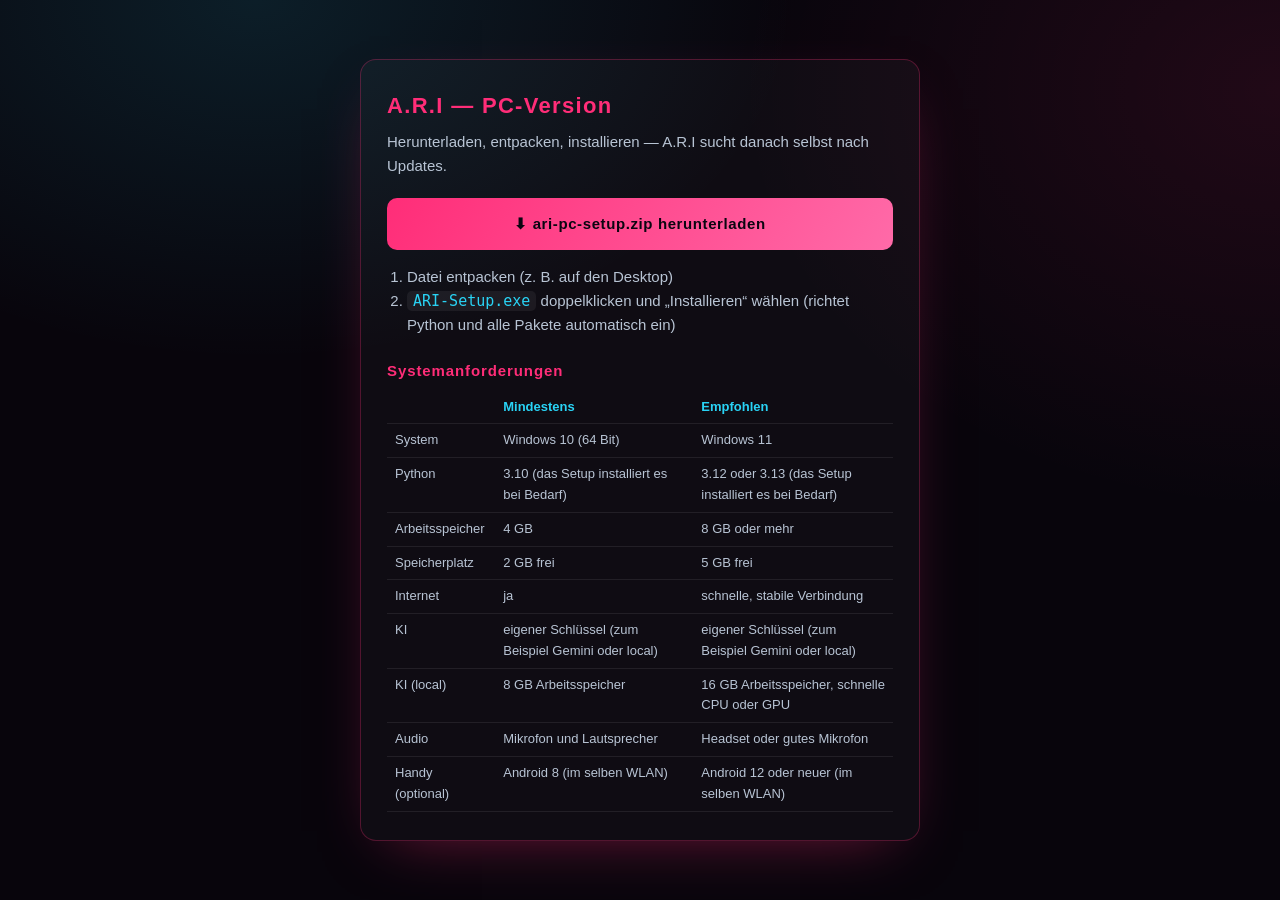
<file: app/pc/index.html>
<!doctype html>
<html lang="de">
<head>
<meta charset="utf-8">
<meta name="viewport" content="width=device-width, initial-scale=1">
<title>A.R.I — PC-Version</title>
<style>
  :root{--pink:#ff2d78;--cyan:#29d3f5;--bg:#08050c}
  *{box-sizing:border-box}
  body{margin:0;min-height:100vh;display:flex;align-items:center;justify-content:center;background:radial-gradient(900px 600px at 20% 0%,rgba(41,211,245,.12),transparent 60%),radial-gradient(900px 700px at 100% 10%,rgba(255,45,120,.10),transparent 60%),var(--bg);color:#eaf6ff;font:15px/1.6 -apple-system,Segoe UI,Roboto,sans-serif;padding:24px}
  .card{max-width:560px;width:100%;padding:28px 26px;border:1px solid rgba(255,45,120,.28);border-radius:16px;background:rgba(255,255,255,.03);box-shadow:0 20px 60px -30px rgba(255,45,120,.5)}
  h1{margin:0 0 4px;font-size:22px;letter-spacing:.06em;color:var(--pink)}
  p{color:#b8c4d4;margin:6px 0 20px}
  a.btn{display:block;text-align:center;padding:14px;border-radius:10px;background:linear-gradient(120deg,var(--pink),#ff6aa8);color:#0a0510;font-weight:700;text-decoration:none;letter-spacing:.04em}
  ol{color:#b8c4d4;padding-left:20px}
  table{width:100%;border-collapse:collapse;margin:8px 0 0;font-size:13px}
  th,td{text-align:left;padding:6px 8px;border-bottom:1px solid rgba(255,255,255,.08);color:#b8c4d4;vertical-align:top}
  th{color:var(--cyan);font-weight:600}
  h2{margin:22px 0 4px;font-size:15px;letter-spacing:.06em;color:var(--pink)}
  code{background:rgba(255,255,255,.06);padding:1px 6px;border-radius:5px;color:var(--cyan)}
</style>
</head>
<body>
  <div class="card">
    <h1>A.R.I — PC-Version</h1>
    <p>Herunterladen, entpacken, installieren — A.R.I sucht danach selbst nach Updates.</p>
    <a class="btn" href="ari-pc-setup.zip">⬇ ari-pc-setup.zip herunterladen</a>
    <ol>
      <li>Datei entpacken (z. B. auf den Desktop)</li>
      <li><code>ARI-Setup.exe</code> doppelklicken und „Installieren“ wählen (richtet Python und alle Pakete automatisch ein)</li>
    </ol>
    <h2>Systemanforderungen</h2>
    <table>
      <tr><th></th><th>Mindestens</th><th>Empfohlen</th></tr>
      <tr><td>System</td><td>Windows 10 (64 Bit)</td><td>Windows 11</td></tr>
      <tr><td>Python</td><td>3.10 (das Setup installiert es bei Bedarf)</td><td>3.12 oder 3.13 (das Setup installiert es bei Bedarf)</td></tr>
      <tr><td>Arbeitsspeicher</td><td>4 GB</td><td>8 GB oder mehr</td></tr>
      <tr><td>Speicherplatz</td><td>2 GB frei</td><td>5 GB frei</td></tr>
      <tr><td>Internet</td><td>ja</td><td>schnelle, stabile Verbindung</td></tr>
      <tr><td>KI</td><td>eigener Schlüssel (zum Beispiel Gemini oder local)</td><td>eigener Schlüssel (zum Beispiel Gemini oder local)</td></tr>
      <tr><td>KI (local)</td><td>8 GB Arbeitsspeicher</td><td>16 GB Arbeitsspeicher, schnelle CPU oder GPU</td></tr>
      <tr><td>Audio</td><td>Mikrofon und Lautsprecher</td><td>Headset oder gutes Mikrofon</td></tr>
      <tr><td>Handy (optional)</td><td>Android 8 (im selben WLAN)</td><td>Android 12 oder neuer (im selben WLAN)</td></tr>
    </table>
  </div>
</body>
</html>
</file>
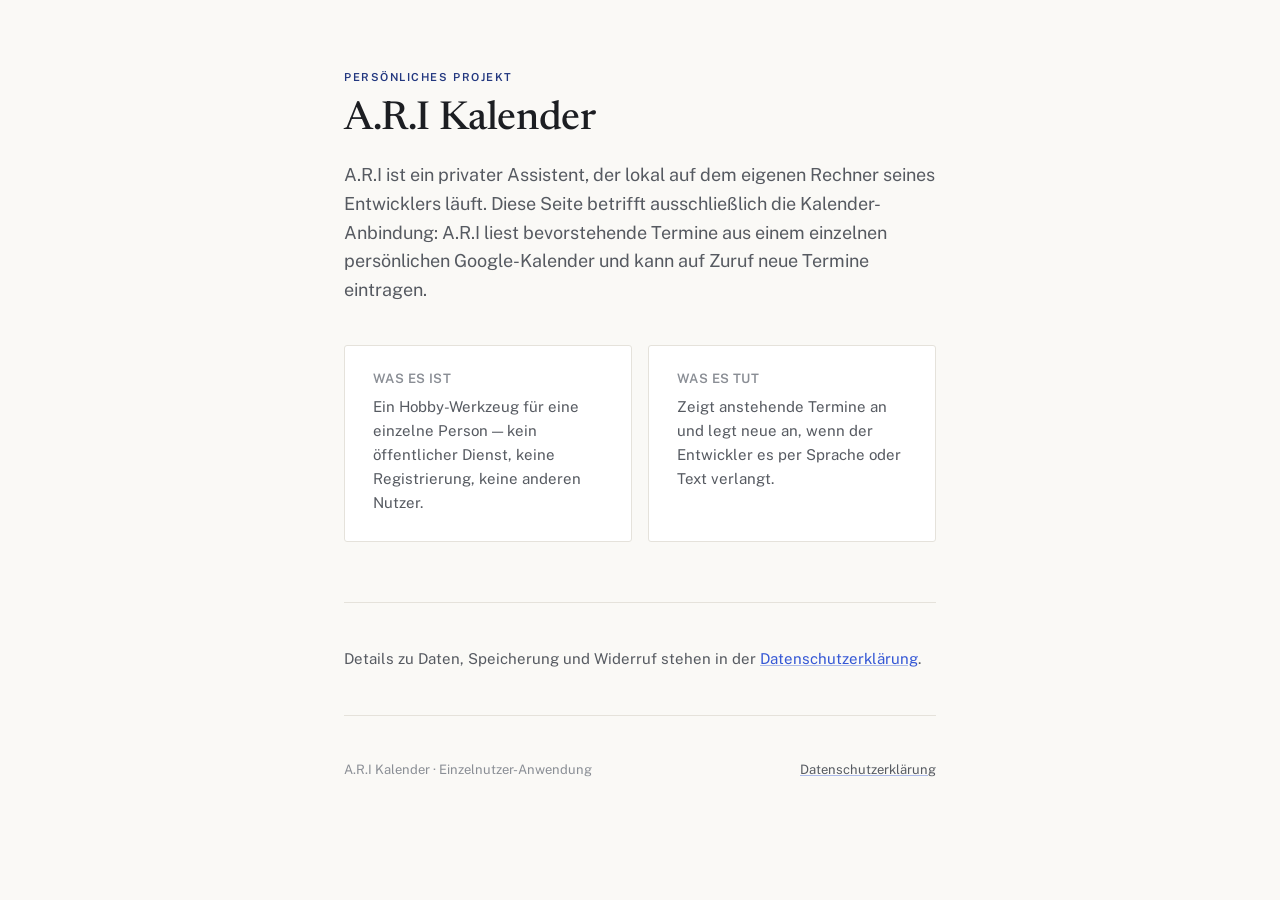
<file: kalender.html>
<!DOCTYPE html>
<html lang="de">
<head>
<meta charset="UTF-8">
<meta name="viewport" content="width=device-width, initial-scale=1">
<title>A.R.I Kalender</title>
<meta name="description" content="Private Kalender-Anbindung für den persönlichen A.R.I-Assistenten.">
<link rel="preconnect" href="https://fonts.googleapis.com">
<link rel="preconnect" href="https://fonts.gstatic.com" crossorigin>
<link href="https://fonts.googleapis.com/css2?family=Newsreader:ital,wght@0,400;0,500;0,600;1,400&family=Public+Sans:wght@400;500;600&display=swap" rel="stylesheet">
<style>
  :root{
    --bg:#faf9f6;
    --surface:#ffffff;
    --ink:#1c1e22;
    --ink-dim:#565a61;
    --ink-faint:#8a8e95;
    --accent:#3457d5;
    --accent-ink:#22377f;
    --line:#e5e2db;
    --radius:3px;
  }
  @media (prefers-color-scheme: dark){
    :root:not([data-theme="light"]){
      --bg:#15161a;
      --surface:#1c1e23;
      --ink:#eceae4;
      --ink-dim:#a7a9ae;
      --ink-faint:#797c82;
      --accent:#7f97ff;
      --accent-ink:#c2ceff;
      --line:#2c2e34;
    }
  }
  :root[data-theme="dark"]{
    --bg:#15161a;
    --surface:#1c1e23;
    --ink:#eceae4;
    --ink-dim:#a7a9ae;
    --ink-faint:#797c82;
    --accent:#7f97ff;
    --accent-ink:#c2ceff;
    --line:#2c2e34;
  }

  *{box-sizing:border-box}
  body{
    background:var(--bg);
    color:var(--ink);
    font-family:'Public Sans', system-ui, sans-serif;
    line-height:1.6;
    -webkit-font-smoothing:antialiased;
  }
  .wrap{max-width:640px; margin:0 auto; padding:64px 24px 96px;}

  .eyebrow{
    font:600 11px/1 'Public Sans', sans-serif;
    letter-spacing:.14em;
    text-transform:uppercase;
    color:var(--accent-ink);
    margin-bottom:14px;
  }
  h1{
    font:500 40px/1.15 'Newsreader', Georgia, serif;
    letter-spacing:-.01em;
    margin:0 0 18px;
    text-wrap:balance;
  }
  .lede{
    font-size:18px;
    color:var(--ink-dim);
    margin:0 0 40px;
    max-width:38em;
  }

  .card{
    background:var(--surface);
    border:1px solid var(--line);
    border-radius:var(--radius);
    padding:26px 28px;
    margin-bottom:16px;
  }
  .card h2{
    font:600 13px/1 'Public Sans', sans-serif;
    letter-spacing:.03em;
    text-transform:uppercase;
    color:var(--ink-faint);
    margin:0 0 10px;
  }
  .card p{margin:0; color:var(--ink-dim); font-size:15px;}
  .card p + p{margin-top:10px;}

  .grid{display:grid; grid-template-columns:1fr 1fr; gap:16px; margin-bottom:40px;}
  @media (max-width:520px){ .grid{grid-template-columns:1fr;} }

  .divider{border:0; border-top:1px solid var(--line); margin:44px 0;}

  a{color:var(--accent); text-decoration-color:color-mix(in srgb, var(--accent) 40%, transparent);}
  a:hover{text-decoration-color:var(--accent);}

  footer{
    display:flex; justify-content:space-between; gap:16px; flex-wrap:wrap;
    font-size:13px; color:var(--ink-faint);
  }
  footer a{color:var(--ink-dim);}
</style>
</head>
<body>
<div class="wrap">
  <div class="eyebrow">Persönliches Projekt</div>
  <h1>A.R.I Kalender</h1>
  <p class="lede">
    A.R.I ist ein privater Assistent, der lokal auf dem eigenen Rechner seines
    Entwicklers läuft. Diese Seite betrifft ausschließlich die Kalender-Anbindung:
    A.R.I liest bevorstehende Termine aus einem einzelnen persönlichen
    Google-Kalender und kann auf Zuruf neue Termine eintragen.
  </p>

  <div class="grid">
    <div class="card">
      <h2>Was es ist</h2>
      <p>Ein Hobby-Werkzeug für eine einzelne Person — kein öffentlicher Dienst, keine Registrierung, keine anderen Nutzer.</p>
    </div>
    <div class="card">
      <h2>Was es tut</h2>
      <p>Zeigt anstehende Termine an und legt neue an, wenn der Entwickler es per Sprache oder Text verlangt.</p>
    </div>
  </div>

  <hr class="divider">

  <p style="color:var(--ink-dim); font-size:15px;">
    Details zu Daten, Speicherung und Widerruf stehen in der
    <a href="https://kingshadow1332.github.io/privacy.html">Datenschutzerklärung</a>.
  </p>

  <hr class="divider">

  <footer>
    <span>A.R.I Kalender · Einzelnutzer-Anwendung</span>
    <a href="https://kingshadow1332.github.io/privacy.html">Datenschutzerklärung</a>
  </footer>
</div>
</body>
</html>
</file>
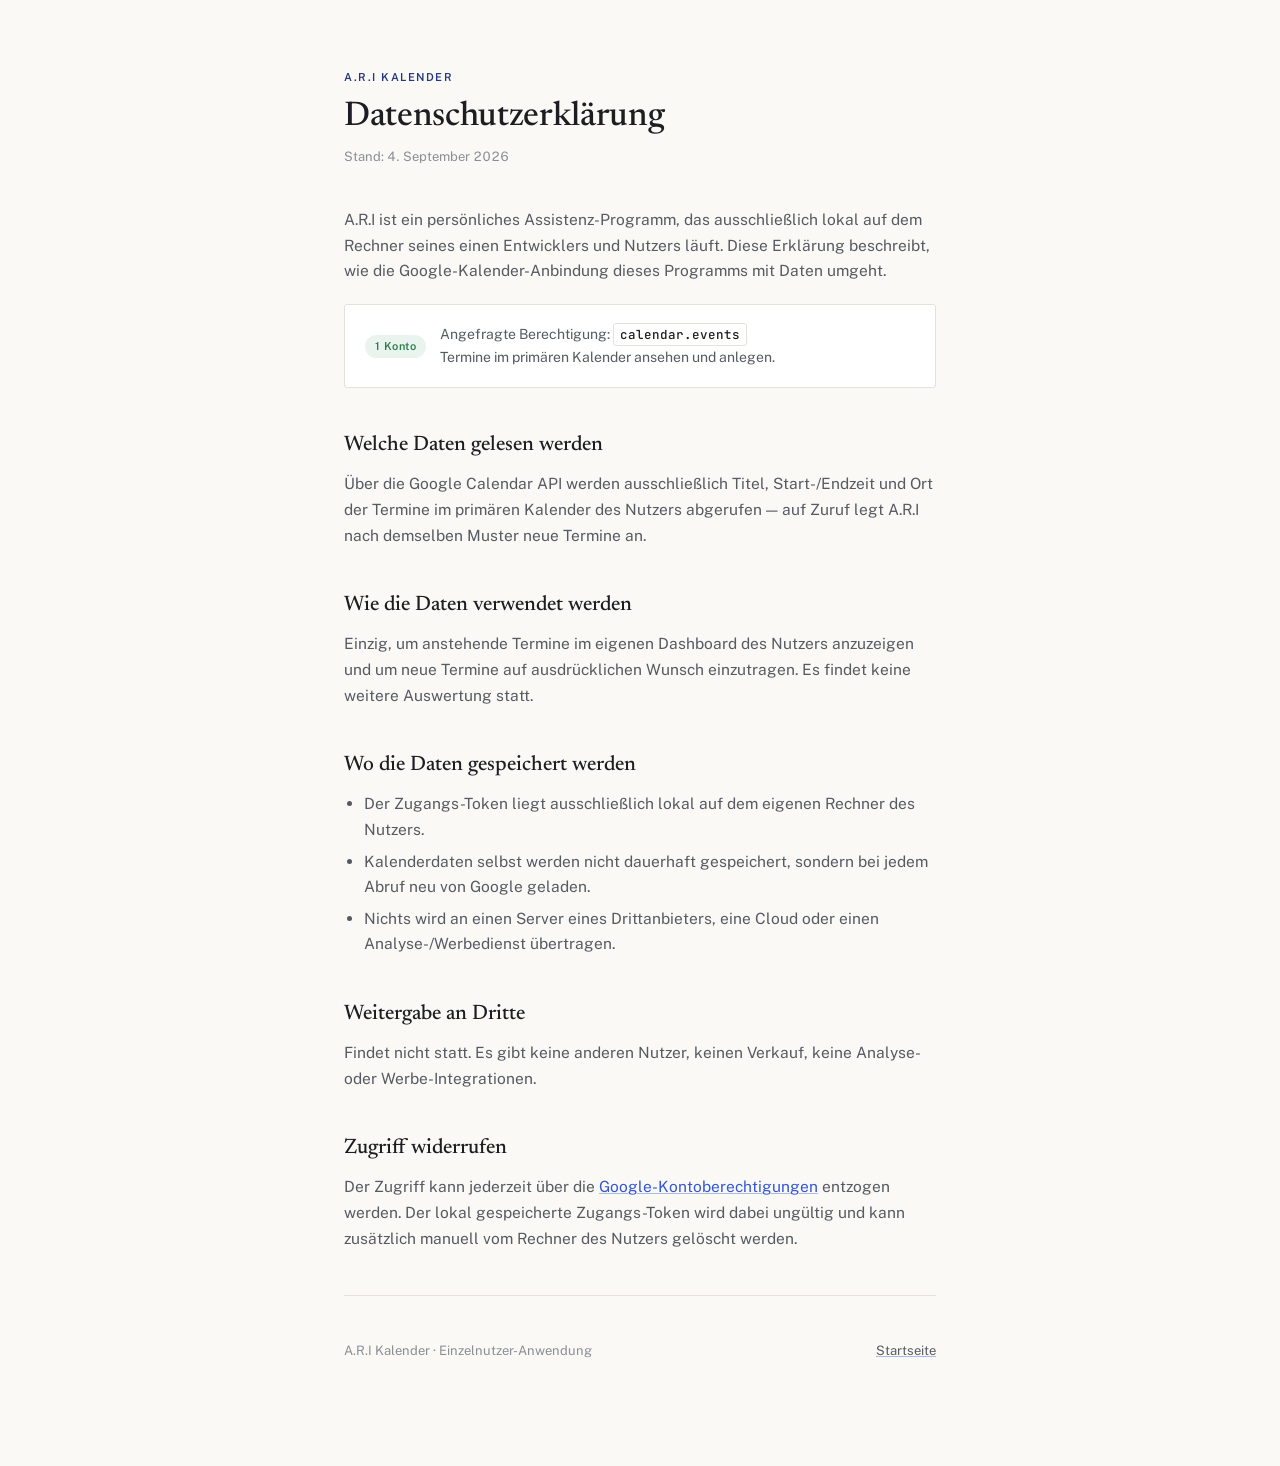
<file: privacy.html>
<!DOCTYPE html>
<html lang="de">
<head>
<meta charset="UTF-8">
<meta name="viewport" content="width=device-width, initial-scale=1">
<title>A.R.I Kalender Datenschutz</title>
<meta name="description" content="Datenschutzerklärung für die Google-Kalender-Anbindung des privaten A.R.I-Assistenten.">
<link rel="preconnect" href="https://fonts.googleapis.com">
<link rel="preconnect" href="https://fonts.gstatic.com" crossorigin>
<link href="https://fonts.googleapis.com/css2?family=Newsreader:ital,wght@0,400;0,500;0,600;1,400&family=Public+Sans:wght@400;500;600&family=JetBrains+Mono:wght@500&display=swap" rel="stylesheet">
<style>
  :root{
    --bg:#faf9f6;
    --surface:#ffffff;
    --ink:#1c1e22;
    --ink-dim:#565a61;
    --ink-faint:#8a8e95;
    --accent:#3457d5;
    --accent-ink:#22377f;
    --line:#e5e2db;
    --good:#2f7d4f;
    --good-bg:#eaf4ee;
    --radius:3px;
  }
  @media (prefers-color-scheme: dark){
    :root:not([data-theme="light"]){
      --bg:#15161a;
      --surface:#1c1e23;
      --ink:#eceae4;
      --ink-dim:#a7a9ae;
      --ink-faint:#797c82;
      --accent:#7f97ff;
      --accent-ink:#c2ceff;
      --line:#2c2e34;
      --good:#7fd8a4;
      --good-bg:#16241c;
    }
  }
  :root[data-theme="dark"]{
    --bg:#15161a;
    --surface:#1c1e23;
    --ink:#eceae4;
    --ink-dim:#a7a9ae;
    --ink-faint:#797c82;
    --accent:#7f97ff;
    --accent-ink:#c2ceff;
    --line:#2c2e34;
    --good:#7fd8a4;
    --good-bg:#16241c;
  }

  *{box-sizing:border-box}
  body{
    background:var(--bg);
    color:var(--ink);
    font-family:'Public Sans', system-ui, sans-serif;
    line-height:1.65;
    -webkit-font-smoothing:antialiased;
  }
  .wrap{max-width:640px; margin:0 auto; padding:64px 24px 96px;}

  .eyebrow{
    font:600 11px/1 'Public Sans', sans-serif;
    letter-spacing:.14em;
    text-transform:uppercase;
    color:var(--accent-ink);
    margin-bottom:14px;
  }
  h1{
    font:500 34px/1.2 'Newsreader', Georgia, serif;
    letter-spacing:-.01em;
    margin:0 0 8px;
    text-wrap:balance;
  }
  .updated{
    font-size:13px; color:var(--ink-faint);
    font-variant-numeric:tabular-nums;
    margin:0 0 40px;
  }

  h2{
    font:500 21px/1.3 'Newsreader', Georgia, serif;
    margin:44px 0 12px;
  }
  p{color:var(--ink-dim); font-size:15.5px; margin:0 0 14px; max-width:38em;}
  ul{margin:0 0 14px; padding-left:20px; color:var(--ink-dim); font-size:15.5px;}
  li{margin-bottom:6px;}
  code{
    font:500 13px/1 'JetBrains Mono', monospace;
    background:var(--surface); border:1px solid var(--line);
    padding:2px 6px; border-radius:3px; color:var(--ink);
  }

  .scope-card{
    display:flex; align-items:center; gap:14px;
    background:var(--surface); border:1px solid var(--line); border-radius:var(--radius);
    padding:18px 20px; margin:20px 0 28px;
  }
  .scope-badge{
    flex:none; font:600 11px/1 'Public Sans', sans-serif; letter-spacing:.04em;
    color:var(--good); background:var(--good-bg);
    padding:6px 10px; border-radius:20px;
  }
  .scope-card div p{margin:0; font-size:14px;}
  .scope-card code{font-size:12.5px;}

  .divider{border:0; border-top:1px solid var(--line); margin:44px 0;}
  a{color:var(--accent); text-decoration-color:color-mix(in srgb, var(--accent) 40%, transparent);}
  a:hover{text-decoration-color:var(--accent);}

  footer{
    display:flex; justify-content:space-between; gap:16px; flex-wrap:wrap;
    font-size:13px; color:var(--ink-faint);
  }
  footer a{color:var(--ink-dim);}
</style>
</head>
<body>
<div class="wrap">
  <div class="eyebrow">A.R.I Kalender</div>
  <h1>Datenschutzerklärung</h1>
  <p class="updated">Stand: 4. September 2026</p>

  <p>
    A.R.I ist ein persönliches Assistenz-Programm, das ausschließlich lokal auf
    dem Rechner seines einen Entwicklers und Nutzers läuft. Diese Erklärung
    beschreibt, wie die Google-Kalender-Anbindung dieses Programms mit Daten
    umgeht.
  </p>

  <div class="scope-card">
    <span class="scope-badge">1 Konto</span>
    <div>
      <p>Angefragte Berechtigung: <code>calendar.events</code></p>
      <p>Termine im primären Kalender ansehen und anlegen.</p>
    </div>
  </div>

  <h2>Welche Daten gelesen werden</h2>
  <p>Über die Google Calendar API werden ausschließlich Titel, Start-/Endzeit
     und Ort der Termine im primären Kalender des Nutzers abgerufen — auf
     Zuruf legt A.R.I nach demselben Muster neue Termine an.</p>

  <h2>Wie die Daten verwendet werden</h2>
  <p>Einzig, um anstehende Termine im eigenen Dashboard des Nutzers
     anzuzeigen und um neue Termine auf ausdrücklichen Wunsch einzutragen.
     Es findet keine weitere Auswertung statt.</p>

  <h2>Wo die Daten gespeichert werden</h2>
  <ul>
    <li>Der Zugangs-Token liegt ausschließlich lokal auf dem eigenen Rechner des Nutzers.</li>
    <li>Kalenderdaten selbst werden nicht dauerhaft gespeichert, sondern bei jedem Abruf neu von Google geladen.</li>
    <li>Nichts wird an einen Server eines Drittanbieters, eine Cloud oder einen Analyse-/Werbedienst übertragen.</li>
  </ul>

  <h2>Weitergabe an Dritte</h2>
  <p>Findet nicht statt. Es gibt keine anderen Nutzer, keinen Verkauf, keine
     Analyse- oder Werbe-Integrationen.</p>

  <h2>Zugriff widerrufen</h2>
  <p>
    Der Zugriff kann jederzeit über die
    <a href="https://myaccount.google.com/permissions" target="_blank" rel="noopener">Google-Kontoberechtigungen</a>
    entzogen werden. Der lokal gespeicherte Zugangs-Token wird dabei ungültig
    und kann zusätzlich manuell vom Rechner des Nutzers gelöscht werden.
  </p>

  <hr class="divider">

  <footer>
    <span>A.R.I Kalender · Einzelnutzer-Anwendung</span>
    <a href="https://kingshadow1332.github.io/">Startseite</a>
  </footer>
</div>
</body>
</html>
</file>
<file: app/pc-sim.css>
/* --- Variablen (Farben/Fonts) --- */
:root{
  --pink:#ff2d78;
  --pink-2:#ff6aa8;
  --cyan:#29d3f5;
  --cyan-2:#7ff0ff;
  --bg-0:#03040a;
  --bg-1:#080a14;
  --bg-2:#0f0d1e;
  --text:#e6ecf5;
  --text-dim:rgba(230,236,245,.58);
  --text-dim2:rgba(230,236,245,.36);
  --success:#39ff9e;
  --warning:#ffd23d;
  --danger:#ff5a5a;
  --font-display:'Chakra Petch',sans-serif;
  --font-mono:'JetBrains Mono',ui-monospace,monospace;
  --cut:16px;
  --glass:linear-gradient(155deg, rgba(255,255,255,.05), rgba(255,255,255,0) 40%);
  --panel-bg:linear-gradient(165deg, rgba(20,16,32,.72), rgba(8,9,17,.78));
  --panel-border:color-mix(in srgb, var(--pink) 24%, rgba(255,255,255,.08));
  --ease:cubic-bezier(.22,.9,.3,1);
}

/* --- PC-Simulation: normal eingebettet im Reiter (kleine Vorschau). Ueber den Vollbild-Knopf
   im Kopf wird #pcSimBox per JS an <body> gehaengt (noetig, weil .panel ein clip-path setzt,
   das position:fixed sonst auf den Reiter einsperren wuerde) und deckt dann den ganzen
   Bildschirm ab (nur die untere Navigation bleibt sichtbar zum Verlassen). */
#pcSimBox{display:none}
body.pc-sim-active #pcSimBox{display:block}
#pcSimBox.pc-sim-fullscreen{
  position:fixed; left:0; right:0; top:0; bottom:var(--nav-h,64px); z-index:9500;
  overflow-y:auto; -webkit-overflow-scrolling:touch;
  background:radial-gradient(circle at 50% 22%,#140e22,#050308 70%);
}

.pc-sim-head{
  position:sticky; top:0; z-index:2; display:flex; align-items:center; justify-content:space-between; gap:10px;
  padding:12px 16px 10px; margin:-13px -14px 10px; border-bottom:1px solid color-mix(in srgb, var(--pink) 18%, transparent);
  background:linear-gradient(180deg, #0b0714 0%, rgba(11,7,20,.92) 82%, transparent 100%);
  backdrop-filter:blur(6px);
}
#pcSimBox:not(.pc-sim-fullscreen) .pc-sim-head{position:relative; margin:0 0 10px}
.pc-sim-head-brand{display:flex; flex-direction:column; gap:2px}
.pc-sim-head-name{font:700 18px var(--font-display); letter-spacing:.42em; color:var(--pink); text-shadow:0 0 14px color-mix(in srgb, var(--pink) 55%, transparent)}
.pc-sim-head-sub{font:500 8.5px var(--font-mono); letter-spacing:.2em; color:var(--text-dim2)}
.pc-sim-head-actions{display:flex; align-items:center; gap:10px}
.pc-sim-head-clock{font:600 15px var(--font-mono); letter-spacing:.08em; color:var(--cyan-2); text-shadow:0 0 10px color-mix(in srgb, var(--cyan) 45%, transparent)}
.pc-sim-fs-btn{
  display:flex; align-items:center; justify-content:center; width:32px; height:32px; padding:0; border-radius:8px;
  background:color-mix(in srgb, var(--cyan) 8%, rgba(255,255,255,.03)); border:1px solid color-mix(in srgb, var(--cyan) 32%, transparent);
  color:var(--cyan-2); font-size:16px; line-height:1;
}
.pc-sim-fs-btn:active{background:color-mix(in srgb, var(--cyan) 18%, rgba(255,255,255,.03))}
.pc-sim-fs-btn.on{border-color:var(--pink); color:var(--pink); background:color-mix(in srgb, var(--pink) 14%, transparent)}

/* --- Orb / Planet / Ringe --- */

@keyframes orbSpin{to{transform:rotate(360deg)}}

@keyframes orbSpinRev{to{transform:rotate(-360deg)}}

@keyframes orbBreathe{0%,100%{opacity:.7; transform:scale(1)}50%{opacity:1; transform:scale(1.05)}}

@keyframes orbRipple{0%{transform:scale(.8); opacity:.5}100%{transform:scale(1.34); opacity:0}}

@keyframes orbBands{to{transform:translateX(-30px)}}

@keyframes orbBar{0%,100%{transform:scaleY(.16)}50%{transform:scaleY(1)}}

@keyframes orbFloat{0%,100%{transform:translateY(0)}50%{transform:translateY(-6px)}}


.orb{
  position:relative; z-index:1; width:250px; height:250px; margin:8px 0 4px; cursor:pointer; outline:none;
  --glow:.45; --spd:5.5s; --wave:0; --sweep:6s; --sweepOp:.55; --bars:0;
  --r1:9s; --r2:13s; --r3:17s; --r4:21s;
  --am:var(--pink);
  animation:orbFloat 7s ease-in-out infinite;
}

.orb:focus-visible{filter:drop-shadow(0 0 0 2px var(--cyan))}

.orb-glow-pink{position:absolute; inset:-14%; border-radius:50%; pointer-events:none;
  background:radial-gradient(circle, var(--am) 0%, color-mix(in srgb, var(--pink) 20%, transparent) 34%, transparent 64%);
  filter:blur(34px); opacity:var(--glow); animation:orbBreathe var(--spd) ease-in-out infinite;
}

.orb-glow-cyan{position:absolute; inset:-6%; border-radius:50%; pointer-events:none;
  background:radial-gradient(circle, color-mix(in srgb, var(--cyan) 50%, transparent) 0%, transparent 58%);
  filter:blur(26px); opacity:.5;
}

.ring-wrap{position:absolute; inset:var(--i); transform:rotate(-17deg) scaleY(var(--sy))}

.ring-wrap .ring-border{position:absolute; inset:0; border-radius:50%; border:var(--bw,1px) solid var(--bc); box-shadow:0 0 16px var(--sw)}

.ring-wrap .ring-spin{position:absolute; inset:0; animation:orbSpin var(--spin) linear infinite}

.ring-wrap .ring-sweep{position:absolute; inset:0; border-radius:50%; background:conic-gradient(from 0turn, transparent 0 10%, var(--bc2,var(--bc)) 19%, transparent 30%, transparent 60%, var(--bc2,var(--bc)) 70%, transparent 82%);
  -webkit-mask:radial-gradient(circle, transparent 96%, #000 97%); mask:radial-gradient(circle, transparent 96%, #000 97%);
}

.moon-orbit{position:absolute; inset:-24%; transform:rotate(-17deg) scaleY(.3); pointer-events:none}

.moon-orbit .spin{position:absolute; inset:0; animation:orbSpin var(--r2) linear infinite}

.moon-orbit .spin-rev{position:absolute; inset:0; animation:orbSpinRev var(--r4) linear infinite}

.moon{position:absolute; width:7px; height:7px; margin-left:-3.5px; border-radius:50%}

.moon-a{top:-3px; left:50%; background:#fff; box-shadow:0 0 14px var(--cyan-2)}

.moon-b{bottom:-3px; left:50%; width:5px; height:5px; margin-left:-2.5px; background:var(--pink-2); box-shadow:0 0 12px var(--pink)}

.sphere{position:absolute; inset:29%; border-radius:50%}

.sphere-core{
  background:radial-gradient(circle at 34% 28%, #ffffff 0%, #ffd6ec 9%, var(--am) 40%, #8c1550 70%, #210b22 100%);
  box-shadow:0 0 60px color-mix(in srgb, var(--pink) 55%, transparent), inset -14px -12px 40px rgba(10,4,16,.85), inset 12px 10px 34px color-mix(in srgb, var(--cyan) 32%, transparent);
}

.sphere-bands{overflow:hidden; opacity:.22; -webkit-mask:radial-gradient(circle, #000 96%, transparent 98%); mask:radial-gradient(circle, #000 96%, transparent 98%)}

.sphere-bands div{position:absolute; top:-20%; left:-60%; width:220%; height:140%;
  background:repeating-linear-gradient(96deg, rgba(255,255,255,.6) 0 2px, transparent 2px 13px, color-mix(in srgb, var(--cyan) 55%, transparent) 13px 15px, transparent 15px 30px);
  animation:orbBands 9s linear infinite;
}

.sphere-shade{background:radial-gradient(circle at 72% 74%, rgba(4,2,10,.72), transparent 62%)}

.sphere-rim{border:1px solid color-mix(in srgb, var(--cyan-2) 35%, transparent); box-shadow:0 0 22px color-mix(in srgb, var(--cyan) 35%, transparent)}

.sphere-sweep{
  background:conic-gradient(from 0deg, color-mix(in srgb, var(--cyan-2) 55%, transparent), transparent 22%);
  -webkit-mask:radial-gradient(circle, transparent 86%, #000 92%); mask:radial-gradient(circle, transparent 86%, #000 92%);
  animation:orbSpin var(--sweep) linear infinite; opacity:var(--sweepOp);
}

.orb-wave{position:absolute; inset:24%; border-radius:50%; opacity:var(--wave)}

.orb-wave.a{border:1px solid color-mix(in srgb, var(--cyan-2) 40%, transparent); animation:orbRipple 2.4s ease-out infinite}

.orb-wave.b{border:1px solid color-mix(in srgb, var(--pink) 45%, transparent); animation:orbRipple 2.4s ease-out 1.2s infinite}

.orb-label{position:absolute; left:0; right:0; top:4%; display:flex; flex-direction:column; align-items:center; gap:4px; pointer-events:none}

.orb-label .name{font:700 21px/1 var(--font-display); letter-spacing:.32em; color:var(--pink-2); text-shadow:0 0 20px color-mix(in srgb, var(--pink) 85%, transparent)}

.orb-label .state{font:500 9px/1 var(--font-mono); letter-spacing:.26em; color:var(--text-dim)}

.orb-bars{position:absolute; left:0; right:0; bottom:6%; display:flex; align-items:flex-end; justify-content:center; gap:3px; height:22px; opacity:var(--bars); transition:opacity .25s ease; pointer-events:none}

.orb-bars span{width:2px; height:100%; transform-origin:bottom; background:linear-gradient(180deg, var(--cyan-2), color-mix(in srgb, var(--pink) 70%, transparent)); animation:orbBar ease-in-out infinite}
/* --- Astro (statisch, leichte Schwebe-Animation) --- */
.pc-sim-astro{animation:pcSimAstroFloat 3.6s ease-in-out infinite}
@keyframes pcSimAstroFloat{0%,100%{transform:translateY(0)}50%{transform:translateY(-6px)}}

/* ===== Planet: exakt wie im PC-Hub (Ringkanten rund, Leuchten an den Ringspitzen nicht abgeschnitten) =====
   Steht am ENDE dieser Datei, weil sie nach dem Stil im Dokument geladen wird und aeltere Ring-Regeln sonst gewinnen. */
.hero-glow{-webkit-mask-image:radial-gradient(closest-side, #000 35%, transparent 100%); mask-image:radial-gradient(closest-side, #000 35%, transparent 100%); opacity:.8; filter:blur(10px)}
.orb-glow-pink{filter:blur(40px)}
.orb-glow-cyan{filter:blur(30px); opacity:.42}
.orb{will-change:auto}
.ring-wrap .ring-border{border-width:0; background:radial-gradient(closest-side, transparent 96.4%, var(--bc) 97.6%, var(--bc) 99.1%, transparent 99.9%); box-shadow:0 0 22px var(--sw); filter:none}
.ring-wrap .ring-sweep{filter:none; -webkit-mask:radial-gradient(closest-side, transparent 93%, #000 97.5%, #000 99%, transparent 100%); mask:radial-gradient(closest-side, transparent 93%, #000 97.5%, #000 99%, transparent 100%)}
.ring-back{-webkit-mask-image:none; mask-image:none}
.ring-wrap.ring-front{inset:calc(var(--i) - 40px); padding:40px; box-sizing:border-box;
  -webkit-mask-image:linear-gradient(to bottom, transparent 29.8%, rgba(0,0,0,.12) 40%, rgba(0,0,0,.4) 48.4%, rgba(0,0,0,.78) 56.8%, #000 66.8%, #000 100%);
  mask-image:linear-gradient(to bottom, transparent 29.8%, rgba(0,0,0,.12) 40%, rgba(0,0,0,.4) 48.4%, rgba(0,0,0,.78) 56.8%, #000 66.8%, #000 100%)}
.ring-wrap.ring-front .ring-border, .ring-wrap.ring-front .ring-spin, .ring-wrap.ring-front .ring-sweep{inset:40px}
</file>
<file: app/pc-sim-panels.css>
#pcSimBox .icon-btn{
  width:30px; height:30px; display:flex; align-items:center; justify-content:center;
  border:1px solid color-mix(in srgb, var(--cyan) 30%, transparent); background:color-mix(in srgb, var(--cyan) 3%, transparent);
  color:color-mix(in srgb, var(--cyan) 80%, transparent); cursor:pointer;
  border-radius:7px;
  transition:all .18s var(--ease);
}

#pcSimBox .icon-btn svg{width:14px;height:14px}

#pcSimBox .icon-btn:hover{border-color:var(--pink); color:var(--pink); background:color-mix(in srgb, var(--pink) 10%, transparent); transform:translateY(-1px); box-shadow:0 6px 16px -8px color-mix(in srgb, var(--pink) 70%, transparent)}

#pcSimBox .icon-btn.on{border-color:var(--pink); color:var(--pink); background:color-mix(in srgb, var(--pink) 14%, transparent); box-shadow:0 0 12px -2px color-mix(in srgb, var(--pink) 60%, transparent)}

#pcSimBox /* Weckwort-Icon: aktiv soll aussehen wie alle anderen Icons (keine eigene
   Hervorhebung mehr), #pcSimBox nur AUS soll auffallen — also umgekehrt zu vorher. */
.icon-btn.off{border-color:color-mix(in srgb, var(--text-dim) 45%, transparent); color:var(--text-dim); opacity:.55}

#pcSimBox /* ===== PANEL ===== */
.panel{
  position:relative; padding:14px 16px 16px; min-width:0; min-height:0;
  border:1px solid var(--panel-border);
  background:var(--panel-bg);
  backdrop-filter:blur(16px) saturate(130%);
  -webkit-backdrop-filter:blur(16px) saturate(130%);
  box-shadow:0 1px 0 rgba(255,255,255,.05) inset, 0 24px 50px -34px rgba(0,0,0,.75);
  clip-path:polygon(0 var(--cut),var(--cut) 0,calc(100% - var(--cut)) 0,100% var(--cut),100% calc(100% - var(--cut)),calc(100% - var(--cut)) 100%,var(--cut) 100%,0 calc(100% - var(--cut)));
  display:flex; flex-direction:column; flex:none;
  transition:border-color .25s var(--ease), box-shadow .25s var(--ease);
}

#pcSimBox .panel::before{
  content:''; position:absolute; inset:0; pointer-events:none; opacity:.7;
  background:var(--glass);
  clip-path:inherit;
}

#pcSimBox .panel:hover{border-color:color-mix(in srgb, var(--pink) 40%, var(--panel-border))}

#pcSimBox .panel-h{position:relative; z-index:1; display:flex; align-items:center; gap:8px; padding-bottom:10px; margin-bottom:13px; border-bottom:1px solid color-mix(in srgb, var(--pink) 18%, transparent)}

#pcSimBox .panel-h .ico{color:var(--pink); font-size:12px; line-height:1; filter:drop-shadow(0 0 6px color-mix(in srgb, var(--pink) 60%, transparent))}

#pcSimBox .panel-h .t{font:700 12px/1 var(--font-mono); letter-spacing:.22em; color:var(--pink)}

#pcSimBox .panel-h.cy .t, #pcSimBox .panel-h.cy .ico{color:var(--cyan); filter:drop-shadow(0 0 6px color-mix(in srgb, var(--cyan) 60%, transparent))}

#pcSimBox .panel-h .tag{margin-left:auto; font:500 9px/1 var(--font-mono); letter-spacing:.1em; color:var(--text-dim2)}

#pcSimBox .panel-h .badge-live{margin-left:auto; display:flex; align-items:center; gap:5px; font:600 9px/1 var(--font-mono); letter-spacing:.14em; color:var(--success)}

#pcSimBox /* ===== GAUGES ===== */
.gauges{display:grid; grid-template-columns:repeat(2,1fr); gap:10px}

#pcSimBox .gauge-label{text-align:center; font:600 10.5px/1 var(--font-mono); letter-spacing:.14em; color:var(--text-dim); margin-bottom:8px}

#pcSimBox .gauge-ring-wrap{position:relative; width:100px; height:100px; margin:0 auto}

/* Ring als SVG-Kreis (stroke-dasharray/-dashoffset) - siehe ausfuehrlicher Kommentar in der
   PC-HUD-Version: bei einer gemaskten Bogen-Flaeche ist der Blur an den offenen Enden immer
   heller als in der Mitte, eine gezeichnete Linie (stroke) leuchtet dagegen gleichmaessig
   ueber die ganze Laenge. viewBox 0..100, Kreisumfang bei r=42: 2*pi*42 = 263.89. */
#pcSimBox .gauge-svg{position:absolute; inset:0; width:100%; height:100%; overflow:visible; transform:rotate(-90deg); pointer-events:none}
#pcSimBox .gauge-track-c{fill:none; stroke:rgba(255,255,255,.1); stroke-width:11}
#pcSimBox .gauge-fill-c, #pcSimBox .gauge-glow-c{
  fill:none; stroke:var(--gc); stroke-width:11; stroke-linecap:round;
  stroke-dasharray:263.89;
  stroke-dashoffset:calc(263.89 - 263.89 * var(--pct) / 100);
  transition:stroke-dashoffset 1.6s var(--ease), opacity 1.6s var(--ease);
}
#pcSimBox .gauge-fill-c{ filter:drop-shadow(0 0 calc(2px + var(--pct)*0.1px) color-mix(in srgb, var(--gc) calc(30% + var(--pct)*0.5%), transparent)) }
#pcSimBox .gauge-glow-c{ filter:blur(4px); opacity:calc(0.35 + var(--pct)*0.003) }

/* Heller Punkt genau am Ende des Bogens, der nach aussen strahlt - wie ein Kometenkopf. */
#pcSimBox .gauge-tip{position:absolute; inset:0; pointer-events:none; transform:rotate(calc(var(--pct)*3.6deg)); transition:transform 1.6s var(--ease)}
#pcSimBox .gauge-tip::after{
  content:''; position:absolute; top:8%; left:50%; width:9px; height:9px; margin:-4.5px 0 0 -4.5px;
  border-radius:50%; background:var(--gc);
  box-shadow:0 0 5px 1px var(--gc), 0 0 11px 4px color-mix(in srgb, var(--gc) 50%, transparent);
}
#pcSimBox .gauge-inner{position:absolute; inset:14px; border-radius:50%; border:1px solid rgba(255,255,255,.06); box-shadow:inset 0 0 18px rgba(0,0,0,.4)}

#pcSimBox .gauge-center{position:absolute; inset:0; display:flex; flex-direction:column; align-items:center; justify-content:center; gap:1px}

#pcSimBox .gauge-val{font:700 18px/1 var(--font-mono); color:var(--gc)}

#pcSimBox .gauge-unit{font:500 10px/1 var(--font-mono); color:var(--gc); margin-left:1px}

#pcSimBox .gauge-sub{font:400 8.5px/1 var(--font-mono); letter-spacing:.05em; color:var(--text-dim)}

#pcSimBox .spark{width:100%; height:24px; display:block; margin-top:6px}

#pcSimBox .statcells{display:grid; grid-template-columns:repeat(3,1fr); gap:8px; margin-top:12px}
#pcSimBox .statcells.has-gpu{grid-template-columns:repeat(2,1fr)}

#pcSimBox .statcell{padding:8px 8px; border:1px solid color-mix(in srgb, var(--cyan) 16%, transparent); border-radius:6px; background:color-mix(in srgb, var(--cyan) 4%, transparent); min-width:0; transition:border-color .2s ease, transform .2s ease}

#pcSimBox .statcell:hover{border-color:color-mix(in srgb, var(--cyan) 40%, transparent); transform:translateY(-1px)}

#pcSimBox .statcell .l{font:400 8.5px/1 var(--font-mono); letter-spacing:.12em; color:var(--text-dim); margin-bottom:5px; white-space:nowrap; overflow:hidden; text-overflow:ellipsis}

#pcSimBox .statcell .v{font:600 11px/1.2 var(--font-mono); white-space:nowrap; overflow:hidden; text-overflow:ellipsis}

#pcSimBox /* ===== TASKS ===== */
.tasks{display:flex; flex-direction:column; gap:0; min-height:220px; max-height:440px; overflow-y:auto}

#pcSimBox .task-row{display:grid; grid-template-columns:1fr 34px 40px 52px; gap:6px; align-items:center; padding:8px 4px; font-size:10.5px; border-top:1px solid rgba(255,255,255,.05); border-radius:4px; transition:background .15s ease}

#pcSimBox .task-row:not(.head):hover{background:color-mix(in srgb, var(--cyan) 5%, transparent)}

#pcSimBox .task-row:first-child{border-top:none}

#pcSimBox .task-row.head{color:var(--text-dim2); font-size:9px; letter-spacing:.1em; text-transform:uppercase}

#pcSimBox .panel-link{margin-top:10px; text-align:center; font:600 9.5px/1 var(--font-mono); letter-spacing:.1em; color:var(--cyan); cursor:pointer; background:none; border:none; padding:6px 0; width:100%; transition:color .15s ease}

#pcSimBox .panel-link:hover{color:var(--pink)}

#pcSimBox .icon-btn.spin svg{animation:iconSpin .8s cubic-bezier(.4,0,.2,1) 1}

#pcSimBox .icon-btn{transition:border-color .25s ease, color .25s ease, background .25s ease, box-shadow .3s ease, transform .2s ease}

#pcSimBox .panel.flash{animation:panelFlash .9s ease-out 1}

#pcSimBox /* ===== MEDIENPLAYER ===== */
/* Schallplatten-Ansicht: Klick auf das Cover */
.media-cover{cursor:pointer;transition:border-radius .8s cubic-bezier(.22,.9,.3,1),background .6s}

#pcSimBox .media-cover img{transition:inset .8s cubic-bezier(.22,.9,.3,1),width .8s cubic-bezier(.22,.9,.3,1),height .8s cubic-bezier(.22,.9,.3,1),border-radius .8s cubic-bezier(.22,.9,.3,1),opacity .3s ease,scale .3s ease,filter .3s ease}

#pcSimBox .media-title, #pcSimBox .media-artist{transition:opacity .3s ease,translate .3s ease}

#pcSimBox .media-artist{transition-delay:.04s}

#pcSimBox .media.changing .media-title, #pcSimBox .media.changing .media-artist{opacity:0;translate:0 8px}

#pcSimBox .media.changing .media-cover img{opacity:0;scale:.86;filter:blur(5px)}

#pcSimBox .media-cover::before{content:'';position:absolute;inset:0;border-radius:inherit;opacity:0;transition:opacity .7s;pointer-events:none;z-index:2;
  background:repeating-radial-gradient(circle at 50% 50%,rgba(255,255,255,.07) 0 1px,rgba(0,0,0,0) 1px 3px),conic-gradient(from 20deg,transparent 0 20%,rgba(255,255,255,.14) 28%,transparent 36% 70%,rgba(255,255,255,.1) 78%,transparent 86%)}

#pcSimBox .media-cover::after{content:'';position:absolute;left:50%;top:50%;width:9%;height:9%;margin:-4.5% 0 0 -4.5%;border-radius:50%;background:#0a0a12;box-shadow:0 0 0 2px rgba(255,255,255,.25);opacity:0;transition:opacity .7s;z-index:3;pointer-events:none}

#pcSimBox .media-cover.vinyl{border-radius:50%;background:radial-gradient(circle,#181824 0,#0b0b12 62%,#040406 100%)}

#pcSimBox .media-cover.vinyl img{inset:27%;width:46%;height:46%;border-radius:50%}

#pcSimBox .media-cover.vinyl::before, #pcSimBox .media-cover.vinyl::after{opacity:1}

#pcSimBox .media-title-row{display:flex;align-items:center;gap:8px}

#pcSimBox .media-title-row .media-title{flex:1;min-width:0}

#pcSimBox .media-eq{display:flex;align-items:flex-end;gap:2px;height:14px;flex:none;opacity:.35}

#pcSimBox .media-eq i{display:block;width:3px;height:100%;border-radius:1px;background:linear-gradient(180deg,var(--cyan-2),var(--pink));transform:scaleY(.25);transform-origin:bottom}

#pcSimBox .media.playing .media-eq{opacity:1}

#pcSimBox .media.playing .media-eq i{animation:mediaEq .9s ease-in-out infinite}

#pcSimBox .media.playing .media-eq i:nth-child(2){animation-duration:.7s;animation-delay:-.3s}

#pcSimBox .media.playing .media-eq i:nth-child(3){animation-duration:1.1s;animation-delay:-.6s}

#pcSimBox .media.playing .media-eq i:nth-child(4){animation-duration:.8s;animation-delay:-.15s}

#pcSimBox .media-fill{position:relative;transition:none!important}

#pcSimBox .media-bar{overflow:visible}

#pcSimBox .media-knob{position:absolute;top:50%;left:0;width:9px;height:9px;margin:-4.5px 0 0 -4.5px;border-radius:50%;background:#fff;box-shadow:0 0 0 1.5px color-mix(in srgb,var(--pink) 55%,transparent),0 0 8px color-mix(in srgb,var(--cyan) 60%,transparent);pointer-events:none;will-change:transform}

#pcSimBox .media-fill::before{content:'';position:absolute;top:0;bottom:0;left:0;width:35%;background:linear-gradient(90deg,transparent,rgba(255,255,255,.32),transparent);opacity:0;transform:translateX(-100%);will-change:transform}

#pcSimBox .media.playing .media-fill::before{opacity:1;animation:mediaSweep 6s cubic-bezier(.45,0,.55,1) infinite}

#pcSimBox body.perf-mode .media-fill::before{animation:none!important;opacity:0!important}

#pcSimBox .media.playing .media-cover{animation:mediaPulse 4s ease-in-out infinite}

#pcSimBox body.perf-mode .media-eq i, #pcSimBox body.perf-mode .media-cover{animation:none!important}

#pcSimBox .media{display:flex; gap:14px; align-items:center}

#pcSimBox .media-cover{flex:none; width:92px; height:92px; position:relative; border-radius:10px; overflow:hidden; display:flex; align-items:center; justify-content:center;
  background:linear-gradient(135deg, color-mix(in srgb, var(--pink) 30%, #10101c), color-mix(in srgb, var(--cyan) 22%, #10101c));
  border:1px solid color-mix(in srgb, var(--cyan) 35%, transparent); box-shadow:0 0 22px color-mix(in srgb, var(--pink) 30%, transparent); font-size:30px; color:var(--text-dim)}

#pcSimBox .media-cover img{position:absolute; inset:0; width:100%; height:100%; object-fit:cover}

#pcSimBox .media-info{flex:1; min-width:0}

#pcSimBox .media-title{font:700 14px/1.25 var(--font-display); letter-spacing:.03em; white-space:nowrap; overflow:hidden; text-overflow:ellipsis}

#pcSimBox .media-artist{font:500 11px/1.3 var(--font-mono); color:var(--text-dim); margin:2px 0 10px; white-space:nowrap; overflow:hidden; text-overflow:ellipsis}

#pcSimBox .media-bar{height:6px; border-radius:3px; background:rgba(255,255,255,.09); cursor:pointer; position:relative}

#pcSimBox .media-fill{height:100%; width:100%; border-radius:3px; background:linear-gradient(90deg, var(--pink), var(--cyan)); box-shadow:0 0 10px color-mix(in srgb, var(--pink) 60%, transparent); transition:width .5s linear}

#pcSimBox .media-times{display:flex; justify-content:space-between; font:500 9.5px var(--font-mono); color:var(--text-dim2); margin-top:4px}

#pcSimBox .media-ctl{display:flex; align-items:center; gap:8px; margin-top:12px}

#pcSimBox .media-ctl button{display:flex;align-items:center;justify-content:center;line-height:1;flex:1; padding:8px 0; background:color-mix(in srgb, var(--cyan) 7%, transparent); border:1px solid color-mix(in srgb, var(--cyan) 28%, transparent); color:var(--cyan); border-radius:999px; font-size:14px; cursor:pointer; transition:background .15s ease, border-color .15s ease, transform .15s ease, color .15s ease}

#pcSimBox .media-ctl button:hover{background:color-mix(in srgb, var(--cyan) 20%, transparent); border-color:color-mix(in srgb, var(--cyan) 55%, transparent); color:var(--cyan-2); transform:translateY(-1px)}

#pcSimBox .media-ctl button:active{transform:translateY(0) scale(.94)}

#pcSimBox .media-ctl button.main{flex:0 0 42px; width:42px; height:42px; padding:0; border-color:var(--pink); color:#0a0510; background:linear-gradient(135deg, var(--pink), var(--pink-2)); box-shadow:0 4px 16px -4px color-mix(in srgb, var(--pink) 70%, transparent)}

#pcSimBox .media-ctl button.main:hover{background:linear-gradient(135deg, var(--pink-2), var(--pink)); border-color:var(--pink); color:#0a0510; transform:translateY(-1px) scale(1.04)}

/* keyframes */

@keyframes iconSpin{to{transform:rotate(360deg)}}


@keyframes panelFlash{0%{box-shadow:0 0 0 0 color-mix(in srgb, var(--cyan) 70%, transparent)}100%{box-shadow:0 0 0 14px transparent}}


@keyframes mediaEq{0%,100%{transform:scaleY(.2)}50%{transform:scaleY(1)}}


@keyframes mediaSweep{from{transform:translateX(-100%)}to{transform:translateX(320%)}}


@keyframes mediaPulse{0%,100%{box-shadow:0 0 18px color-mix(in srgb,var(--pink) 28%,transparent)}50%{box-shadow:0 0 22px color-mix(in srgb,var(--pink) 36%,transparent)}}
@property --pct{
  syntax:'<number>';
  inherits:false;
  initial-value:0;
}

/* ===== Panels anordnen/Groesse (Bearbeiten-Modus) ===== */
#pcSimBox .pcsim-panel-tools{position:absolute; top:8px; right:10px; z-index:2; display:none; gap:4px}
#pcSimBox.pcsim-edit .pcsim-panel-tools{display:flex}
#pcSimBox.pcsim-edit .panel{outline:1px dashed color-mix(in srgb, var(--cyan) 45%, transparent); outline-offset:3px}
#pcSimBox .pcsim-panel-tools button{
  width:22px; height:22px; display:flex; align-items:center; justify-content:center; padding:0;
  border-radius:5px; border:1px solid color-mix(in srgb, var(--cyan) 35%, transparent);
  background:color-mix(in srgb, var(--cyan) 10%, rgba(8,8,16,.85)); color:var(--cyan-2); font-size:11px; line-height:1;
}
#pcSimBox .pcsim-panel-tools button:active{background:color-mix(in srgb, var(--cyan) 30%, rgba(8,8,16,.85))}
/* Groessen-Zyklus wirkt jetzt auf ALLE Panel-Arten sichtbar (vorher nur auf Listen/Tasks -
   bei SYSTEM STATUS oder MEDIEN passierte beim Umschalten gar nichts). */
#pcSimBox .panel[data-size="compact"]{padding:10px 12px 12px; font-size:.88em}
#pcSimBox .panel[data-size="compact"] .gauge-ring-wrap{width:72px; height:72px}
#pcSimBox .panel[data-size="compact"] .media-cover{width:68px; height:68px}
#pcSimBox .panel[data-size="compact"] .tasks{min-height:0; max-height:140px}
#pcSimBox .panel[data-size="compact"] .pcsim-list{max-height:120px}
#pcSimBox .panel[data-size="compact"] .pcsim-netmem{gap:8px}

#pcSimBox .panel[data-size="large"]{padding:16px 18px 20px; font-size:1.08em}
#pcSimBox .panel[data-size="large"] .gauge-ring-wrap{width:124px; height:124px}
#pcSimBox .panel[data-size="large"] .media-cover{width:116px; height:116px}
#pcSimBox .panel[data-size="large"] .tasks{max-height:640px}
#pcSimBox .panel[data-size="large"] .pcsim-list{max-height:420px}
#pcSimBox .panel[data-size="large"] .pcsim-netmem{gap:16px}

/* ===== Kalender/Benachrichtigungen (kompakte Listen) ===== */
#pcSimBox .pcsim-list{list-style:none; margin:0; padding:0; display:flex; flex-direction:column; gap:8px; max-height:240px; overflow-y:auto}
#pcSimBox .pcsim-row{display:flex; align-items:center; gap:10px; padding:8px 9px; border-radius:8px; background:color-mix(in srgb, var(--cyan) 4%, transparent); border:1px solid color-mix(in srgb, var(--cyan) 14%, transparent)}
#pcSimBox .pcsim-row .badge{flex:none; width:30px; height:30px; border-radius:8px; display:flex; align-items:center; justify-content:center; font:700 9.5px/1 var(--font-mono); color:#04121a; background:var(--rc, var(--cyan))}
#pcSimBox .pcsim-row .body{flex:1; min-width:0}
#pcSimBox .pcsim-row .t1{font:600 11.5px/1.3 var(--font-display); white-space:nowrap; overflow:hidden; text-overflow:ellipsis}
#pcSimBox .pcsim-row .t2{font:500 9.5px/1.3 var(--font-mono); color:var(--text-dim); white-space:nowrap; overflow:hidden; text-overflow:ellipsis; margin-top:2px}
#pcSimBox .pcsim-row .rel{flex:none; font:600 8.5px/1 var(--font-mono); letter-spacing:.06em; color:var(--text-dim2)}
#pcSimBox .pcsim-empty{padding:14px 4px; text-align:center; font:500 10.5px var(--font-mono); color:var(--text-dim2)}

/* ===== Speicher/Netzwerk (kleine Verlaufs-Grafik) ===== */
#pcSimBox .pcsim-netmem{display:flex; flex-direction:column; gap:12px}
#pcSimBox .pcsim-netmem-row{display:grid; grid-template-columns:38px 60px 1fr; align-items:center; gap:8px}
#pcSimBox .pcsim-netmem-row .l{font:600 9.5px/1 var(--font-mono); letter-spacing:.1em; color:var(--text-dim)}
#pcSimBox .pcsim-netmem-row .v{font:600 11px/1 var(--font-mono); color:var(--text)}
#pcSimBox .pcsim-spark{height:26px}
#pcSimBox .pcsim-spark svg{display:block; width:100%; height:100%; overflow:visible}

/* Benachrichtigungen wie am PC: App-Symbol, Bildvorschau, Entfernen */
#pcSimBox .pcsim-row.ncard{align-items:flex-start}
#pcSimBox .pcsim-row .badge img{width:100%;height:100%;object-fit:cover;border-radius:inherit;display:block}
#pcSimBox .pcsim-row .badge:has(img){background:transparent}
#pcSimBox .pcsim-row .t2{white-space:normal;display:-webkit-box;-webkit-line-clamp:2;-webkit-box-orient:vertical}
#pcSimBox .npic{display:block;position:relative;margin-top:6px;border-radius:8px;overflow:hidden;max-height:110px;border:1px solid rgba(255,255,255,.12)}
#pcSimBox .npic img{width:100%;max-height:110px;object-fit:cover;display:block}
#pcSimBox .npic b{position:absolute;inset:0;display:flex;align-items:center;justify-content:center;font-size:24px;color:#fff;text-shadow:0 2px 10px #000;background:rgba(0,0,0,.28)}
#pcSimBox .ndel{flex:none;width:28px;height:28px;border-radius:50%;border:1px solid color-mix(in srgb,var(--cyan) 25%,transparent);background:transparent;color:var(--text-dim);font-size:11px;cursor:pointer}
#pcSimBox .ndel:active{color:var(--pink);border-color:color-mix(in srgb,var(--pink) 55%,transparent)}
</file>
<file: beta/pc-sim.css>
/* --- Variablen (Farben/Fonts) --- */
:root{
  --pink:#ff2d78;
  --pink-2:#ff6aa8;
  --cyan:#29d3f5;
  --cyan-2:#7ff0ff;
  --bg-0:#03040a;
  --bg-1:#080a14;
  --bg-2:#0f0d1e;
  --text:#e6ecf5;
  --text-dim:rgba(230,236,245,.58);
  --text-dim2:rgba(230,236,245,.36);
  --success:#39ff9e;
  --warning:#ffd23d;
  --danger:#ff5a5a;
  --font-display:'Chakra Petch',sans-serif;
  --font-mono:'JetBrains Mono',ui-monospace,monospace;
  --cut:16px;
  --glass:linear-gradient(155deg, rgba(255,255,255,.05), rgba(255,255,255,0) 40%);
  --panel-bg:linear-gradient(165deg, rgba(20,16,32,.72), rgba(8,9,17,.78));
  --panel-border:color-mix(in srgb, var(--pink) 24%, rgba(255,255,255,.08));
  --ease:cubic-bezier(.22,.9,.3,1);
}

/* --- PC-Simulation: normal eingebettet im Reiter (kleine Vorschau). Ueber den Vollbild-Knopf
   im Kopf wird #pcSimBox per JS an <body> gehaengt (noetig, weil .panel ein clip-path setzt,
   das position:fixed sonst auf den Reiter einsperren wuerde) und deckt dann den ganzen
   Bildschirm ab (nur die untere Navigation bleibt sichtbar zum Verlassen). */
#pcSimBox{display:none}
body.pc-sim-active #pcSimBox{display:block}
#pcSimBox.pc-sim-fullscreen{
  position:fixed; left:0; right:0; top:0; bottom:var(--nav-h,64px); z-index:9500;
  overflow-y:auto; -webkit-overflow-scrolling:touch;
  background:radial-gradient(circle at 50% 22%,#140e22,#050308 70%);
}

.pc-sim-head{
  position:sticky; top:0; z-index:2; display:flex; align-items:center; justify-content:space-between; gap:10px;
  padding:12px 16px 10px; margin:-13px -14px 10px; border-bottom:1px solid color-mix(in srgb, var(--pink) 18%, transparent);
  background:linear-gradient(180deg, #0b0714 0%, rgba(11,7,20,.92) 82%, transparent 100%);
  backdrop-filter:blur(6px);
}
#pcSimBox:not(.pc-sim-fullscreen) .pc-sim-head{position:relative; margin:0 0 10px}
.pc-sim-head-brand{display:flex; flex-direction:column; gap:2px}
.pc-sim-head-name{font:700 18px var(--font-display); letter-spacing:.42em; color:var(--pink); text-shadow:0 0 14px color-mix(in srgb, var(--pink) 55%, transparent)}
.pc-sim-head-sub{font:500 8.5px var(--font-mono); letter-spacing:.2em; color:var(--text-dim2)}
.pc-sim-head-actions{display:flex; align-items:center; gap:10px}
.pc-sim-head-clock{font:600 15px var(--font-mono); letter-spacing:.08em; color:var(--cyan-2); text-shadow:0 0 10px color-mix(in srgb, var(--cyan) 45%, transparent)}
.pc-sim-fs-btn{
  display:flex; align-items:center; justify-content:center; width:32px; height:32px; padding:0; border-radius:8px;
  background:color-mix(in srgb, var(--cyan) 8%, rgba(255,255,255,.03)); border:1px solid color-mix(in srgb, var(--cyan) 32%, transparent);
  color:var(--cyan-2); font-size:16px; line-height:1;
}
.pc-sim-fs-btn:active{background:color-mix(in srgb, var(--cyan) 18%, rgba(255,255,255,.03))}
.pc-sim-fs-btn.on{border-color:var(--pink); color:var(--pink); background:color-mix(in srgb, var(--pink) 14%, transparent)}

/* --- Orb / Planet / Ringe --- */

@keyframes orbSpin{to{transform:rotate(360deg)}}

@keyframes orbSpinRev{to{transform:rotate(-360deg)}}

@keyframes orbBreathe{0%,100%{opacity:.7; transform:scale(1)}50%{opacity:1; transform:scale(1.05)}}

@keyframes orbRipple{0%{transform:scale(.8); opacity:.5}100%{transform:scale(1.34); opacity:0}}

@keyframes orbBands{to{transform:translateX(-30px)}}

@keyframes orbBar{0%,100%{transform:scaleY(.16)}50%{transform:scaleY(1)}}

@keyframes orbFloat{0%,100%{transform:translateY(0)}50%{transform:translateY(-6px)}}


.orb{
  position:relative; z-index:1; width:250px; height:250px; margin:8px 0 4px; cursor:pointer; outline:none;
  --glow:.45; --spd:5.5s; --wave:0; --sweep:6s; --sweepOp:.55; --bars:0;
  --r1:9s; --r2:13s; --r3:17s; --r4:21s;
  --am:var(--pink);
  animation:orbFloat 7s ease-in-out infinite;
}

.orb:focus-visible{filter:drop-shadow(0 0 0 2px var(--cyan))}

.orb-glow-pink{position:absolute; inset:-14%; border-radius:50%; pointer-events:none;
  background:radial-gradient(circle, var(--am) 0%, color-mix(in srgb, var(--pink) 20%, transparent) 34%, transparent 64%);
  filter:blur(34px); opacity:var(--glow); animation:orbBreathe var(--spd) ease-in-out infinite;
}

.orb-glow-cyan{position:absolute; inset:-6%; border-radius:50%; pointer-events:none;
  background:radial-gradient(circle, color-mix(in srgb, var(--cyan) 50%, transparent) 0%, transparent 58%);
  filter:blur(26px); opacity:.5;
}

.ring-wrap{position:absolute; inset:var(--i); transform:rotate(-17deg) scaleY(var(--sy))}

.ring-wrap .ring-border{position:absolute; inset:0; border-radius:50%; border:var(--bw,1px) solid var(--bc); box-shadow:0 0 16px var(--sw)}

.ring-wrap .ring-spin{position:absolute; inset:0; animation:orbSpin var(--spin) linear infinite}

.ring-wrap .ring-sweep{position:absolute; inset:0; border-radius:50%; background:conic-gradient(from 0turn, transparent 0 10%, var(--bc2,var(--bc)) 19%, transparent 30%, transparent 60%, var(--bc2,var(--bc)) 70%, transparent 82%);
  -webkit-mask:radial-gradient(circle, transparent 96%, #000 97%); mask:radial-gradient(circle, transparent 96%, #000 97%);
}

.moon-orbit{position:absolute; inset:-24%; transform:rotate(-17deg) scaleY(.3); pointer-events:none}

.moon-orbit .spin{position:absolute; inset:0; animation:orbSpin var(--r2) linear infinite}

.moon-orbit .spin-rev{position:absolute; inset:0; animation:orbSpinRev var(--r4) linear infinite}

.moon{position:absolute; width:7px; height:7px; margin-left:-3.5px; border-radius:50%}

.moon-a{top:-3px; left:50%; background:#fff; box-shadow:0 0 14px var(--cyan-2)}

.moon-b{bottom:-3px; left:50%; width:5px; height:5px; margin-left:-2.5px; background:var(--pink-2); box-shadow:0 0 12px var(--pink)}

.sphere{position:absolute; inset:29%; border-radius:50%}

.sphere-core{
  background:radial-gradient(circle at 34% 28%, #ffffff 0%, #ffd6ec 9%, var(--am) 40%, #8c1550 70%, #210b22 100%);
  box-shadow:0 0 60px color-mix(in srgb, var(--pink) 55%, transparent), inset -14px -12px 40px rgba(10,4,16,.85), inset 12px 10px 34px color-mix(in srgb, var(--cyan) 32%, transparent);
}

.sphere-bands{overflow:hidden; opacity:.22; -webkit-mask:radial-gradient(circle, #000 96%, transparent 98%); mask:radial-gradient(circle, #000 96%, transparent 98%)}

.sphere-bands div{position:absolute; top:-20%; left:-60%; width:220%; height:140%;
  background:repeating-linear-gradient(96deg, rgba(255,255,255,.6) 0 2px, transparent 2px 13px, color-mix(in srgb, var(--cyan) 55%, transparent) 13px 15px, transparent 15px 30px);
  animation:orbBands 9s linear infinite;
}

.sphere-shade{background:radial-gradient(circle at 72% 74%, rgba(4,2,10,.72), transparent 62%)}

.sphere-rim{border:1px solid color-mix(in srgb, var(--cyan-2) 35%, transparent); box-shadow:0 0 22px color-mix(in srgb, var(--cyan) 35%, transparent)}

.sphere-sweep{
  background:conic-gradient(from 0deg, color-mix(in srgb, var(--cyan-2) 55%, transparent), transparent 22%);
  -webkit-mask:radial-gradient(circle, transparent 86%, #000 92%); mask:radial-gradient(circle, transparent 86%, #000 92%);
  animation:orbSpin var(--sweep) linear infinite; opacity:var(--sweepOp);
}

.orb-wave{position:absolute; inset:24%; border-radius:50%; opacity:var(--wave)}

.orb-wave.a{border:1px solid color-mix(in srgb, var(--cyan-2) 40%, transparent); animation:orbRipple 2.4s ease-out infinite}

.orb-wave.b{border:1px solid color-mix(in srgb, var(--pink) 45%, transparent); animation:orbRipple 2.4s ease-out 1.2s infinite}

.orb-label{position:absolute; left:0; right:0; top:4%; display:flex; flex-direction:column; align-items:center; gap:4px; pointer-events:none}

.orb-label .name{font:700 21px/1 var(--font-display); letter-spacing:.32em; color:var(--pink-2); text-shadow:0 0 20px color-mix(in srgb, var(--pink) 85%, transparent)}

.orb-label .state{font:500 9px/1 var(--font-mono); letter-spacing:.26em; color:var(--text-dim)}

.orb-bars{position:absolute; left:0; right:0; bottom:6%; display:flex; align-items:flex-end; justify-content:center; gap:3px; height:22px; opacity:var(--bars); transition:opacity .25s ease; pointer-events:none}

.orb-bars span{width:2px; height:100%; transform-origin:bottom; background:linear-gradient(180deg, var(--cyan-2), color-mix(in srgb, var(--pink) 70%, transparent)); animation:orbBar ease-in-out infinite}
/* --- Astro (statisch, leichte Schwebe-Animation) --- */
.pc-sim-astro{animation:pcSimAstroFloat 3.6s ease-in-out infinite}
@keyframes pcSimAstroFloat{0%,100%{transform:translateY(0)}50%{transform:translateY(-6px)}}

/* ===== Planet: exakt wie im PC-Hub (Ringkanten rund, Leuchten an den Ringspitzen nicht abgeschnitten) =====
   Steht am ENDE dieser Datei, weil sie nach dem Stil im Dokument geladen wird und aeltere Ring-Regeln sonst gewinnen. */
.hero-glow{-webkit-mask-image:radial-gradient(closest-side, #000 35%, transparent 100%); mask-image:radial-gradient(closest-side, #000 35%, transparent 100%); opacity:.8; filter:blur(10px)}
.orb-glow-pink{filter:blur(40px)}
.orb-glow-cyan{filter:blur(30px); opacity:.42}
.orb{will-change:auto}
.ring-wrap .ring-border{border-width:0; background:radial-gradient(closest-side, transparent 96.4%, var(--bc) 97.6%, var(--bc) 99.1%, transparent 99.9%); box-shadow:0 0 22px var(--sw); filter:none}
.ring-wrap .ring-sweep{filter:none; -webkit-mask:radial-gradient(closest-side, transparent 93%, #000 97.5%, #000 99%, transparent 100%); mask:radial-gradient(closest-side, transparent 93%, #000 97.5%, #000 99%, transparent 100%)}
.ring-back{-webkit-mask-image:none; mask-image:none}
.ring-wrap.ring-front{inset:calc(var(--i) - 40px); padding:40px; box-sizing:border-box;
  -webkit-mask-image:linear-gradient(to bottom, transparent 29.8%, rgba(0,0,0,.12) 40%, rgba(0,0,0,.4) 48.4%, rgba(0,0,0,.78) 56.8%, #000 66.8%, #000 100%);
  mask-image:linear-gradient(to bottom, transparent 29.8%, rgba(0,0,0,.12) 40%, rgba(0,0,0,.4) 48.4%, rgba(0,0,0,.78) 56.8%, #000 66.8%, #000 100%)}
.ring-wrap.ring-front .ring-border, .ring-wrap.ring-front .ring-spin, .ring-wrap.ring-front .ring-sweep{inset:40px}
</file>
<file: beta/pc-sim-panels.css>
#pcSimBox .icon-btn{
  width:30px; height:30px; display:flex; align-items:center; justify-content:center;
  border:1px solid color-mix(in srgb, var(--cyan) 30%, transparent); background:color-mix(in srgb, var(--cyan) 3%, transparent);
  color:color-mix(in srgb, var(--cyan) 80%, transparent); cursor:pointer;
  border-radius:7px;
  transition:all .18s var(--ease);
}

#pcSimBox .icon-btn svg{width:14px;height:14px}

#pcSimBox .icon-btn:hover{border-color:var(--pink); color:var(--pink); background:color-mix(in srgb, var(--pink) 10%, transparent); transform:translateY(-1px); box-shadow:0 6px 16px -8px color-mix(in srgb, var(--pink) 70%, transparent)}

#pcSimBox .icon-btn.on{border-color:var(--pink); color:var(--pink); background:color-mix(in srgb, var(--pink) 14%, transparent); box-shadow:0 0 12px -2px color-mix(in srgb, var(--pink) 60%, transparent)}

#pcSimBox /* Weckwort-Icon: aktiv soll aussehen wie alle anderen Icons (keine eigene
   Hervorhebung mehr), #pcSimBox nur AUS soll auffallen — also umgekehrt zu vorher. */
.icon-btn.off{border-color:color-mix(in srgb, var(--text-dim) 45%, transparent); color:var(--text-dim); opacity:.55}

#pcSimBox /* ===== PANEL ===== */
.panel{
  position:relative; padding:14px 16px 16px; min-width:0; min-height:0;
  border:1px solid var(--panel-border);
  background:var(--panel-bg);
  backdrop-filter:blur(16px) saturate(130%);
  -webkit-backdrop-filter:blur(16px) saturate(130%);
  box-shadow:0 1px 0 rgba(255,255,255,.05) inset, 0 24px 50px -34px rgba(0,0,0,.75);
  clip-path:polygon(0 var(--cut),var(--cut) 0,calc(100% - var(--cut)) 0,100% var(--cut),100% calc(100% - var(--cut)),calc(100% - var(--cut)) 100%,var(--cut) 100%,0 calc(100% - var(--cut)));
  display:flex; flex-direction:column; flex:none;
  transition:border-color .25s var(--ease), box-shadow .25s var(--ease);
}

#pcSimBox .panel::before{
  content:''; position:absolute; inset:0; pointer-events:none; opacity:.7;
  background:var(--glass);
  clip-path:inherit;
}

#pcSimBox .panel:hover{border-color:color-mix(in srgb, var(--pink) 40%, var(--panel-border))}

#pcSimBox .panel-h{position:relative; z-index:1; display:flex; align-items:center; gap:8px; padding-bottom:10px; margin-bottom:13px; border-bottom:1px solid color-mix(in srgb, var(--pink) 18%, transparent)}

#pcSimBox .panel-h .ico{color:var(--pink); font-size:12px; line-height:1; filter:drop-shadow(0 0 6px color-mix(in srgb, var(--pink) 60%, transparent))}

#pcSimBox .panel-h .t{font:700 12px/1 var(--font-mono); letter-spacing:.22em; color:var(--pink)}

#pcSimBox .panel-h.cy .t, #pcSimBox .panel-h.cy .ico{color:var(--cyan); filter:drop-shadow(0 0 6px color-mix(in srgb, var(--cyan) 60%, transparent))}

#pcSimBox .panel-h .tag{margin-left:auto; font:500 9px/1 var(--font-mono); letter-spacing:.1em; color:var(--text-dim2)}

#pcSimBox .panel-h .badge-live{margin-left:auto; display:flex; align-items:center; gap:5px; font:600 9px/1 var(--font-mono); letter-spacing:.14em; color:var(--success)}

#pcSimBox /* ===== GAUGES ===== */
.gauges{display:grid; grid-template-columns:repeat(2,1fr); gap:10px}

#pcSimBox .gauge-label{text-align:center; font:600 10.5px/1 var(--font-mono); letter-spacing:.14em; color:var(--text-dim); margin-bottom:8px}

#pcSimBox .gauge-ring-wrap{position:relative; width:100px; height:100px; margin:0 auto}

/* Ring als SVG-Kreis (stroke-dasharray/-dashoffset) - siehe ausfuehrlicher Kommentar in der
   PC-HUD-Version: bei einer gemaskten Bogen-Flaeche ist der Blur an den offenen Enden immer
   heller als in der Mitte, eine gezeichnete Linie (stroke) leuchtet dagegen gleichmaessig
   ueber die ganze Laenge. viewBox 0..100, Kreisumfang bei r=42: 2*pi*42 = 263.89. */
#pcSimBox .gauge-svg{position:absolute; inset:0; width:100%; height:100%; overflow:visible; transform:rotate(-90deg); pointer-events:none}
#pcSimBox .gauge-track-c{fill:none; stroke:rgba(255,255,255,.1); stroke-width:11}
#pcSimBox .gauge-fill-c, #pcSimBox .gauge-glow-c{
  fill:none; stroke:var(--gc); stroke-width:11; stroke-linecap:round;
  stroke-dasharray:263.89;
  stroke-dashoffset:calc(263.89 - 263.89 * var(--pct) / 100);
  transition:stroke-dashoffset 1.6s var(--ease), opacity 1.6s var(--ease);
}
#pcSimBox .gauge-fill-c{ filter:drop-shadow(0 0 calc(2px + var(--pct)*0.1px) color-mix(in srgb, var(--gc) calc(30% + var(--pct)*0.5%), transparent)) }
#pcSimBox .gauge-glow-c{ filter:blur(4px); opacity:calc(0.35 + var(--pct)*0.003) }

/* Heller Punkt genau am Ende des Bogens, der nach aussen strahlt - wie ein Kometenkopf. */
#pcSimBox .gauge-tip{position:absolute; inset:0; pointer-events:none; transform:rotate(calc(var(--pct)*3.6deg)); transition:transform 1.6s var(--ease)}
#pcSimBox .gauge-tip::after{
  content:''; position:absolute; top:8%; left:50%; width:9px; height:9px; margin:-4.5px 0 0 -4.5px;
  border-radius:50%; background:var(--gc);
  box-shadow:0 0 5px 1px var(--gc), 0 0 11px 4px color-mix(in srgb, var(--gc) 50%, transparent);
}
#pcSimBox .gauge-inner{position:absolute; inset:14px; border-radius:50%; border:1px solid rgba(255,255,255,.06); box-shadow:inset 0 0 18px rgba(0,0,0,.4)}

#pcSimBox .gauge-center{position:absolute; inset:0; display:flex; flex-direction:column; align-items:center; justify-content:center; gap:1px}

#pcSimBox .gauge-val{font:700 18px/1 var(--font-mono); color:var(--gc)}

#pcSimBox .gauge-unit{font:500 10px/1 var(--font-mono); color:var(--gc); margin-left:1px}

#pcSimBox .gauge-sub{font:400 8.5px/1 var(--font-mono); letter-spacing:.05em; color:var(--text-dim)}

#pcSimBox .spark{width:100%; height:24px; display:block; margin-top:6px}

#pcSimBox .statcells{display:grid; grid-template-columns:repeat(3,1fr); gap:8px; margin-top:12px}
#pcSimBox .statcells.has-gpu{grid-template-columns:repeat(2,1fr)}

#pcSimBox .statcell{padding:8px 8px; border:1px solid color-mix(in srgb, var(--cyan) 16%, transparent); border-radius:6px; background:color-mix(in srgb, var(--cyan) 4%, transparent); min-width:0; transition:border-color .2s ease, transform .2s ease}

#pcSimBox .statcell:hover{border-color:color-mix(in srgb, var(--cyan) 40%, transparent); transform:translateY(-1px)}

#pcSimBox .statcell .l{font:400 8.5px/1 var(--font-mono); letter-spacing:.12em; color:var(--text-dim); margin-bottom:5px; white-space:nowrap; overflow:hidden; text-overflow:ellipsis}

#pcSimBox .statcell .v{font:600 11px/1.2 var(--font-mono); white-space:nowrap; overflow:hidden; text-overflow:ellipsis}

#pcSimBox /* ===== TASKS ===== */
.tasks{display:flex; flex-direction:column; gap:0; min-height:220px; max-height:440px; overflow-y:auto}

#pcSimBox .task-row{display:grid; grid-template-columns:1fr 34px 40px 52px; gap:6px; align-items:center; padding:8px 4px; font-size:10.5px; border-top:1px solid rgba(255,255,255,.05); border-radius:4px; transition:background .15s ease}

#pcSimBox .task-row:not(.head):hover{background:color-mix(in srgb, var(--cyan) 5%, transparent)}

#pcSimBox .task-row:first-child{border-top:none}

#pcSimBox .task-row.head{color:var(--text-dim2); font-size:9px; letter-spacing:.1em; text-transform:uppercase}

#pcSimBox .panel-link{margin-top:10px; text-align:center; font:600 9.5px/1 var(--font-mono); letter-spacing:.1em; color:var(--cyan); cursor:pointer; background:none; border:none; padding:6px 0; width:100%; transition:color .15s ease}

#pcSimBox .panel-link:hover{color:var(--pink)}

#pcSimBox .icon-btn.spin svg{animation:iconSpin .8s cubic-bezier(.4,0,.2,1) 1}

#pcSimBox .icon-btn{transition:border-color .25s ease, color .25s ease, background .25s ease, box-shadow .3s ease, transform .2s ease}

#pcSimBox .panel.flash{animation:panelFlash .9s ease-out 1}

#pcSimBox /* ===== MEDIENPLAYER ===== */
/* Schallplatten-Ansicht: Klick auf das Cover */
.media-cover{cursor:pointer;transition:border-radius .8s cubic-bezier(.22,.9,.3,1),background .6s}

#pcSimBox .media-cover img{transition:inset .8s cubic-bezier(.22,.9,.3,1),width .8s cubic-bezier(.22,.9,.3,1),height .8s cubic-bezier(.22,.9,.3,1),border-radius .8s cubic-bezier(.22,.9,.3,1),opacity .3s ease,scale .3s ease,filter .3s ease}

#pcSimBox .media-title, #pcSimBox .media-artist{transition:opacity .3s ease,translate .3s ease}

#pcSimBox .media-artist{transition-delay:.04s}

#pcSimBox .media.changing .media-title, #pcSimBox .media.changing .media-artist{opacity:0;translate:0 8px}

#pcSimBox .media.changing .media-cover img{opacity:0;scale:.86;filter:blur(5px)}

#pcSimBox .media-cover::before{content:'';position:absolute;inset:0;border-radius:inherit;opacity:0;transition:opacity .7s;pointer-events:none;z-index:2;
  background:repeating-radial-gradient(circle at 50% 50%,rgba(255,255,255,.07) 0 1px,rgba(0,0,0,0) 1px 3px),conic-gradient(from 20deg,transparent 0 20%,rgba(255,255,255,.14) 28%,transparent 36% 70%,rgba(255,255,255,.1) 78%,transparent 86%)}

#pcSimBox .media-cover::after{content:'';position:absolute;left:50%;top:50%;width:9%;height:9%;margin:-4.5% 0 0 -4.5%;border-radius:50%;background:#0a0a12;box-shadow:0 0 0 2px rgba(255,255,255,.25);opacity:0;transition:opacity .7s;z-index:3;pointer-events:none}

#pcSimBox .media-cover.vinyl{border-radius:50%;background:radial-gradient(circle,#181824 0,#0b0b12 62%,#040406 100%)}

#pcSimBox .media-cover.vinyl img{inset:27%;width:46%;height:46%;border-radius:50%}

#pcSimBox .media-cover.vinyl::before, #pcSimBox .media-cover.vinyl::after{opacity:1}

#pcSimBox .media-title-row{display:flex;align-items:center;gap:8px}

#pcSimBox .media-title-row .media-title{flex:1;min-width:0}

#pcSimBox .media-eq{display:flex;align-items:flex-end;gap:2px;height:14px;flex:none;opacity:.35}

#pcSimBox .media-eq i{display:block;width:3px;height:100%;border-radius:1px;background:linear-gradient(180deg,var(--cyan-2),var(--pink));transform:scaleY(.25);transform-origin:bottom}

#pcSimBox .media.playing .media-eq{opacity:1}

#pcSimBox .media.playing .media-eq i{animation:mediaEq .9s ease-in-out infinite}

#pcSimBox .media.playing .media-eq i:nth-child(2){animation-duration:.7s;animation-delay:-.3s}

#pcSimBox .media.playing .media-eq i:nth-child(3){animation-duration:1.1s;animation-delay:-.6s}

#pcSimBox .media.playing .media-eq i:nth-child(4){animation-duration:.8s;animation-delay:-.15s}

#pcSimBox .media-fill{position:relative;transition:none!important}

#pcSimBox .media-bar{overflow:visible}

#pcSimBox .media-knob{position:absolute;top:50%;left:0;width:9px;height:9px;margin:-4.5px 0 0 -4.5px;border-radius:50%;background:#fff;box-shadow:0 0 0 1.5px color-mix(in srgb,var(--pink) 55%,transparent),0 0 8px color-mix(in srgb,var(--cyan) 60%,transparent);pointer-events:none;will-change:transform}

#pcSimBox .media-fill::before{content:'';position:absolute;top:0;bottom:0;left:0;width:35%;background:linear-gradient(90deg,transparent,rgba(255,255,255,.32),transparent);opacity:0;transform:translateX(-100%);will-change:transform}

#pcSimBox .media.playing .media-fill::before{opacity:1;animation:mediaSweep 6s cubic-bezier(.45,0,.55,1) infinite}

#pcSimBox body.perf-mode .media-fill::before{animation:none!important;opacity:0!important}

#pcSimBox .media.playing .media-cover{animation:mediaPulse 4s ease-in-out infinite}

#pcSimBox body.perf-mode .media-eq i, #pcSimBox body.perf-mode .media-cover{animation:none!important}

#pcSimBox .media{display:flex; gap:14px; align-items:center}

#pcSimBox .media-cover{flex:none; width:92px; height:92px; position:relative; border-radius:10px; overflow:hidden; display:flex; align-items:center; justify-content:center;
  background:linear-gradient(135deg, color-mix(in srgb, var(--pink) 30%, #10101c), color-mix(in srgb, var(--cyan) 22%, #10101c));
  border:1px solid color-mix(in srgb, var(--cyan) 35%, transparent); box-shadow:0 0 22px color-mix(in srgb, var(--pink) 30%, transparent); font-size:30px; color:var(--text-dim)}

#pcSimBox .media-cover img{position:absolute; inset:0; width:100%; height:100%; object-fit:cover}

#pcSimBox .media-info{flex:1; min-width:0}

#pcSimBox .media-title{font:700 14px/1.25 var(--font-display); letter-spacing:.03em; white-space:nowrap; overflow:hidden; text-overflow:ellipsis}

#pcSimBox .media-artist{font:500 11px/1.3 var(--font-mono); color:var(--text-dim); margin:2px 0 10px; white-space:nowrap; overflow:hidden; text-overflow:ellipsis}

#pcSimBox .media-bar{height:6px; border-radius:3px; background:rgba(255,255,255,.09); cursor:pointer; position:relative}

#pcSimBox .media-fill{height:100%; width:100%; border-radius:3px; background:linear-gradient(90deg, var(--pink), var(--cyan)); box-shadow:0 0 10px color-mix(in srgb, var(--pink) 60%, transparent); transition:width .5s linear}

#pcSimBox .media-times{display:flex; justify-content:space-between; font:500 9.5px var(--font-mono); color:var(--text-dim2); margin-top:4px}

#pcSimBox .media-ctl{display:flex; align-items:center; gap:8px; margin-top:12px}

#pcSimBox .media-ctl button{display:flex;align-items:center;justify-content:center;line-height:1;flex:1; padding:8px 0; background:color-mix(in srgb, var(--cyan) 7%, transparent); border:1px solid color-mix(in srgb, var(--cyan) 28%, transparent); color:var(--cyan); border-radius:999px; font-size:14px; cursor:pointer; transition:background .15s ease, border-color .15s ease, transform .15s ease, color .15s ease}

#pcSimBox .media-ctl button:hover{background:color-mix(in srgb, var(--cyan) 20%, transparent); border-color:color-mix(in srgb, var(--cyan) 55%, transparent); color:var(--cyan-2); transform:translateY(-1px)}

#pcSimBox .media-ctl button:active{transform:translateY(0) scale(.94)}

#pcSimBox .media-ctl button.main{flex:0 0 42px; width:42px; height:42px; padding:0; border-color:var(--pink); color:#0a0510; background:linear-gradient(135deg, var(--pink), var(--pink-2)); box-shadow:0 4px 16px -4px color-mix(in srgb, var(--pink) 70%, transparent)}

#pcSimBox .media-ctl button.main:hover{background:linear-gradient(135deg, var(--pink-2), var(--pink)); border-color:var(--pink); color:#0a0510; transform:translateY(-1px) scale(1.04)}

/* keyframes */

@keyframes iconSpin{to{transform:rotate(360deg)}}


@keyframes panelFlash{0%{box-shadow:0 0 0 0 color-mix(in srgb, var(--cyan) 70%, transparent)}100%{box-shadow:0 0 0 14px transparent}}


@keyframes mediaEq{0%,100%{transform:scaleY(.2)}50%{transform:scaleY(1)}}


@keyframes mediaSweep{from{transform:translateX(-100%)}to{transform:translateX(320%)}}


@keyframes mediaPulse{0%,100%{box-shadow:0 0 18px color-mix(in srgb,var(--pink) 28%,transparent)}50%{box-shadow:0 0 22px color-mix(in srgb,var(--pink) 36%,transparent)}}
@property --pct{
  syntax:'<number>';
  inherits:false;
  initial-value:0;
}

/* ===== Panels anordnen/Groesse (Bearbeiten-Modus) ===== */
#pcSimBox .pcsim-panel-tools{position:absolute; top:8px; right:10px; z-index:2; display:none; gap:4px}
#pcSimBox.pcsim-edit .pcsim-panel-tools{display:flex}
#pcSimBox.pcsim-edit .panel{outline:1px dashed color-mix(in srgb, var(--cyan) 45%, transparent); outline-offset:3px}
#pcSimBox .pcsim-panel-tools button{
  width:22px; height:22px; display:flex; align-items:center; justify-content:center; padding:0;
  border-radius:5px; border:1px solid color-mix(in srgb, var(--cyan) 35%, transparent);
  background:color-mix(in srgb, var(--cyan) 10%, rgba(8,8,16,.85)); color:var(--cyan-2); font-size:11px; line-height:1;
}
#pcSimBox .pcsim-panel-tools button:active{background:color-mix(in srgb, var(--cyan) 30%, rgba(8,8,16,.85))}
/* Groessen-Zyklus wirkt jetzt auf ALLE Panel-Arten sichtbar (vorher nur auf Listen/Tasks -
   bei SYSTEM STATUS oder MEDIEN passierte beim Umschalten gar nichts). */
#pcSimBox .panel[data-size="compact"]{padding:10px 12px 12px; font-size:.88em}
#pcSimBox .panel[data-size="compact"] .gauge-ring-wrap{width:72px; height:72px}
#pcSimBox .panel[data-size="compact"] .media-cover{width:68px; height:68px}
#pcSimBox .panel[data-size="compact"] .tasks{min-height:0; max-height:140px}
#pcSimBox .panel[data-size="compact"] .pcsim-list{max-height:120px}
#pcSimBox .panel[data-size="compact"] .pcsim-netmem{gap:8px}

#pcSimBox .panel[data-size="large"]{padding:16px 18px 20px; font-size:1.08em}
#pcSimBox .panel[data-size="large"] .gauge-ring-wrap{width:124px; height:124px}
#pcSimBox .panel[data-size="large"] .media-cover{width:116px; height:116px}
#pcSimBox .panel[data-size="large"] .tasks{max-height:640px}
#pcSimBox .panel[data-size="large"] .pcsim-list{max-height:420px}
#pcSimBox .panel[data-size="large"] .pcsim-netmem{gap:16px}

/* ===== Kalender/Benachrichtigungen (kompakte Listen) ===== */
#pcSimBox .pcsim-list{list-style:none; margin:0; padding:0; display:flex; flex-direction:column; gap:8px; max-height:240px; overflow-y:auto}
#pcSimBox .pcsim-row{display:flex; align-items:center; gap:10px; padding:8px 9px; border-radius:8px; background:color-mix(in srgb, var(--cyan) 4%, transparent); border:1px solid color-mix(in srgb, var(--cyan) 14%, transparent)}
#pcSimBox .pcsim-row .badge{flex:none; width:30px; height:30px; border-radius:8px; display:flex; align-items:center; justify-content:center; font:700 9.5px/1 var(--font-mono); color:#04121a; background:var(--rc, var(--cyan))}
#pcSimBox .pcsim-row .body{flex:1; min-width:0}
#pcSimBox .pcsim-row .t1{font:600 11.5px/1.3 var(--font-display); white-space:nowrap; overflow:hidden; text-overflow:ellipsis}
#pcSimBox .pcsim-row .t2{font:500 9.5px/1.3 var(--font-mono); color:var(--text-dim); white-space:nowrap; overflow:hidden; text-overflow:ellipsis; margin-top:2px}
#pcSimBox .pcsim-row .rel{flex:none; font:600 8.5px/1 var(--font-mono); letter-spacing:.06em; color:var(--text-dim2)}
#pcSimBox .pcsim-empty{padding:14px 4px; text-align:center; font:500 10.5px var(--font-mono); color:var(--text-dim2)}

/* ===== Speicher/Netzwerk (kleine Verlaufs-Grafik) ===== */
#pcSimBox .pcsim-netmem{display:flex; flex-direction:column; gap:12px}
#pcSimBox .pcsim-netmem-row{display:grid; grid-template-columns:38px 60px 1fr; align-items:center; gap:8px}
#pcSimBox .pcsim-netmem-row .l{font:600 9.5px/1 var(--font-mono); letter-spacing:.1em; color:var(--text-dim)}
#pcSimBox .pcsim-netmem-row .v{font:600 11px/1 var(--font-mono); color:var(--text)}
#pcSimBox .pcsim-spark{height:26px}
#pcSimBox .pcsim-spark svg{display:block; width:100%; height:100%; overflow:visible}

/* Benachrichtigungen wie am PC: App-Symbol, Bildvorschau, Entfernen */
#pcSimBox .pcsim-row.ncard{align-items:flex-start}
#pcSimBox .pcsim-row .badge img{width:100%;height:100%;object-fit:cover;border-radius:inherit;display:block}
#pcSimBox .pcsim-row .badge:has(img){background:transparent}
#pcSimBox .pcsim-row .t2{white-space:normal;display:-webkit-box;-webkit-line-clamp:2;-webkit-box-orient:vertical}
#pcSimBox .npic{display:block;position:relative;margin-top:6px;border-radius:8px;overflow:hidden;max-height:110px;border:1px solid rgba(255,255,255,.12)}
#pcSimBox .npic img{width:100%;max-height:110px;object-fit:cover;display:block}
#pcSimBox .npic b{position:absolute;inset:0;display:flex;align-items:center;justify-content:center;font-size:24px;color:#fff;text-shadow:0 2px 10px #000;background:rgba(0,0,0,.28)}
#pcSimBox .ndel{flex:none;width:28px;height:28px;border-radius:50%;border:1px solid color-mix(in srgb,var(--cyan) 25%,transparent);background:transparent;color:var(--text-dim);font-size:11px;cursor:pointer}
#pcSimBox .ndel:active{color:var(--pink);border-color:color-mix(in srgb,var(--pink) 55%,transparent)}
</file>
